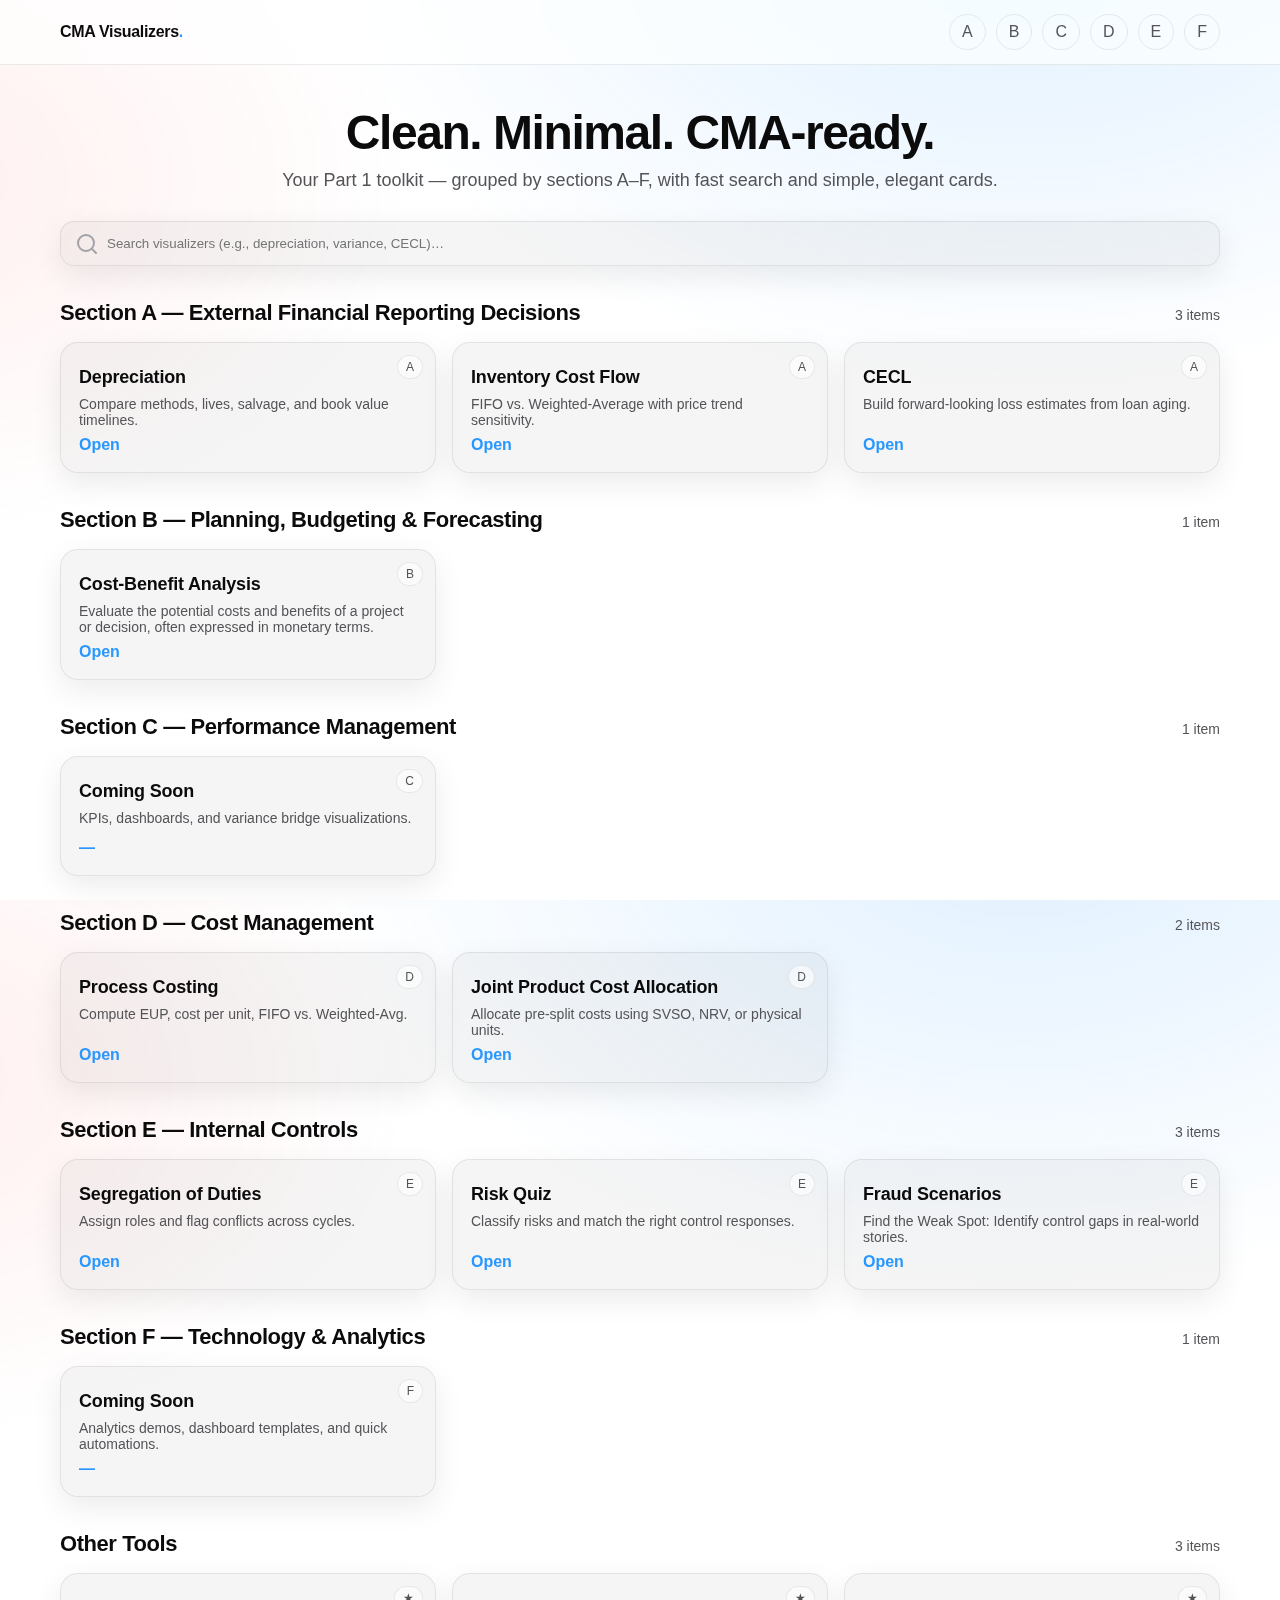
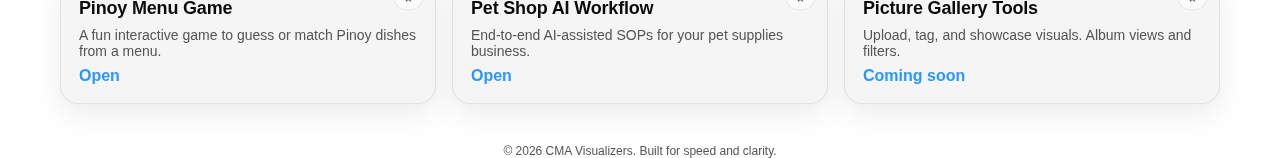
<file: index.html>
<!DOCTYPE html>
<html lang="en">
<head>
  <meta charset="UTF-8" />
  <meta name="viewport" content="width=device-width, initial-scale=1" />
  <title>CMA Visualizers</title>
  <style>
    :root {
      --bg: #0b0b0c;
      --card: rgba(255,255,255,0.06);
      --text: #f5f5f7;
      --text-dim: #a1a1a6;
      --accent: #2997ff; /* Apple-ish blue */
      --border: rgba(255,255,255,0.12);
      --shadow: 0 10px 30px rgba(0,0,0,0.35);
      --radius: 18px;
      --maxw: 1200px;
    }
    @media (prefers-color-scheme: light) {
      :root {
        --bg: #ffffff;
        --card: rgba(0,0,0,0.04);
        --text: #0b0b0c;
        --text-dim: #545458;
        --border: rgba(0,0,0,0.08);
        --shadow: 0 10px 30px rgba(0,0,0,0.08);
      }
    }
    * { box-sizing: border-box; }
    html, body { height: 100%; }
    body {
      margin: 0;
      font-family: -apple-system, BlinkMacSystemFont, "Segoe UI", Roboto, Helvetica, Arial, sans-serif;
      background: radial-gradient(1200px 800px at 80% -10%, rgba(41,151,255,0.15), transparent 60%),
                  radial-gradient(900px 600px at -10% 20%, rgba(255,92,92,0.10), transparent 60%),
                  var(--bg);
      color: var(--text);
      -webkit-font-smoothing: antialiased;
      -moz-osx-font-smoothing: grayscale;
    }
    /* Header */
    .nav {
      position: sticky; top: 0; z-index: 50;
      backdrop-filter: saturate(180%) blur(14px);
      background: linear-gradient(to bottom, rgba(0,0,0,0.35), rgba(0,0,0,0.0));
      border-bottom: 1px solid var(--border);
    }
    @media (prefers-color-scheme: light) {
      .nav { background: rgba(255,255,255,0.7); }
    }
    .nav-inner {
      max-width: var(--maxw); margin: 0 auto; padding: 14px 20px;
      display: flex; align-items: center; justify-content: space-between;
    }
    .brand { font-weight: 700; letter-spacing: -0.02em; }
    .brand .dot { color: var(--accent); }
    .tabs { display: flex; gap: 10px; flex-wrap: wrap; }
    .tab { color: var(--text-dim); text-decoration: none; padding: 8px 12px; border-radius: 999px; border: 1px solid var(--border); }
    .tab:hover { color: var(--text); border-color: var(--text-dim); }

    /* Hero */
    .hero { max-width: var(--maxw); margin: 40px auto 10px; padding: 0 20px; text-align: center; }
    .hero h1 { font-size: clamp(28px, 4vw, 48px); margin: 0 0 10px; letter-spacing: -0.03em; }
    .hero p { margin: 0; color: var(--text-dim); font-size: clamp(14px, 1.8vw, 18px); }

    /* Search */
    .search-wrap { max-width: var(--maxw); margin: 30px auto; padding: 0 20px; }
    .search {
      width: 100%; padding: 14px 16px 14px 46px; border-radius: 14px; border: 1px solid var(--border);
      background: var(--card); color: var(--text); outline: none; box-shadow: var(--shadow);
      background-image: url('data:image/svg+xml;utf8,<svg xmlns="http://www.w3.org/2000/svg" width="24" height="24" viewBox="0 0 24 24" fill="none" stroke="%23a1a1a6" stroke-width="2" stroke-linecap="round" stroke-linejoin="round"><circle cx="11" cy="11" r="8"></circle><line x1="21" y1="21" x2="16.65" y2="16.65"></line></svg>');
      background-repeat: no-repeat; background-position: 14px center;
    }

    /* Sections */
    section { max-width: var(--maxw); margin: 34px auto; padding: 0 20px; }
    .section-header { display: flex; align-items: baseline; justify-content: space-between; margin-bottom: 16px; }
    .section-title { font-size: 22px; margin: 0; letter-spacing: -0.02em; }
    .section-note { color: var(--text-dim); font-size: 14px; }

    .grid { display: grid; gap: 16px; grid-template-columns: repeat(1, minmax(0,1fr)); }
    @media (min-width: 640px) { .grid { grid-template-columns: repeat(2, minmax(0,1fr)); } }
    @media (min-width: 1024px) { .grid { grid-template-columns: repeat(3, minmax(0,1fr)); } }

    .card { position: relative; border-radius: var(--radius); border: 1px solid var(--border); background: var(--card); padding: 18px; box-shadow: var(--shadow); transition: transform .2s ease, border-color .2s ease; min-height: 120px; display: flex; flex-direction: column; gap: 8px; }
    .card:hover { transform: translateY(-2px); border-color: var(--text-dim); }
    .badge { position: absolute; top: 12px; right: 12px; font-size: 12px; padding: 4px 8px; border-radius: 999px; border: 1px solid var(--border); color: var(--text-dim); background: rgba(0,0,0,0.08); }
    @media (prefers-color-scheme: light) { .badge { background: rgba(255,255,255,0.6); } }
    .card h3 { margin: 6px 0 0; font-size: 18px; letter-spacing: -0.01em; }
    .card p { margin: 0; color: var(--text-dim); font-size: 14px; }
    .card a { margin-top: auto; align-self: flex-start; text-decoration: none; color: var(--accent); font-weight: 600; }
    .card a:hover { text-decoration: underline; }

    /* Footer */
    footer { max-width: var(--maxw); margin: 40px auto 60px; padding: 0 20px; color: var(--text-dim); font-size: 12px; text-align: center; }
  </style>
</head>
<body>
  <!-- NAV -->
  <nav class="nav">
    <div class="nav-inner">
      <div class="brand">CMA Visualizers<span class="dot">.</span></div>
      <div class="tabs">
        <a class="tab" href="#A">A</a>
        <a class="tab" href="#B">B</a>
        <a class="tab" href="#C">C</a>
        <a class="tab" href="#D">D</a>
        <a class="tab" href="#E">E</a>
        <a class="tab" href="#F">F</a>
      </div>
    </div>
  </nav>

  <!-- HERO -->
  <header class="hero">
    <h1>Clean. Minimal. CMA-ready.</h1>
    <p>Your Part 1 toolkit — grouped by sections A–F, with fast search and simple, elegant cards.</p>
  </header>

  <!-- SEARCH -->
  <div class="search-wrap">
    <input id="search" class="search" type="search" placeholder="Search visualizers (e.g., depreciation, variance, CECL)…" />
  </div>

  <!-- SECTION A -->
  <section id="A" data-section="A">
    <div class="section-header">
      <h2 class="section-title">Section A — External Financial Reporting Decisions</h2>
      <div class="section-note">3 items</div>
    </div>
    <div class="grid">
      <!-- Depreciation -->
      <article class="card" data-tags="depreciation assets ppe methods double-declining straight-line macrs section-a">
        <span class="badge">A</span>
        <h3>Depreciation</h3>
        <p>Compare methods, lives, salvage, and book value timelines.</p>
        <a href="Depreciation.html">Open</a>
      </article>
      <!-- Inventory Cost Flow -->
      <article class="card" data-tags="inventory fifo lifo weighted average cost flow lower of cost nrv section-a">
        <span class="badge">A</span>
        <h3>Inventory Cost Flow</h3>
        <p>FIFO vs. Weighted‑Average with price trend sensitivity.</p>
        <a href="inventory_cost_flow.html">Open</a>
      </article>
      <!-- CECL -->
      <article class="card" data-tags="cecl allowance expected credit loss receivables aging pd lgd ecl section-a">
        <span class="badge">A</span>
        <h3>CECL</h3>
        <p>Build forward‑looking loss estimates from loan aging.</p>
        <a href="cecl.html">Open</a>
      </article>
    </div>
  </section>

<!-- SECTION B -->
<section id="B" data-section="B">
  <div class="section-header">
    <h2 class="section-title">Section B — Planning, Budgeting & Forecasting</h2>
    <div class="section-note">1 item</div>
  </div>
  <div class="grid">
    <article class="card" data-tags="planning budgeting forecasting variance scenarios cost-benefit section-b">
      <span class="badge">B</span>
      <h3>Cost-Benefit Analysis</h3>
      <p>Evaluate the potential costs and benefits of a project or decision, often expressed in monetary terms.</p>
      <a href="costbenefit.html">Open</a>
    </article>
  </div>
</section>

  <!-- SECTION C -->
  <section id="C" data-section="C">
    <div class="section-header">
      <h2 class="section-title">Section C — Performance Management</h2>
      <div class="section-note">Coming soon</div>
    </div>
    <div class="grid">
      <article class="card" data-tags="kpis variance analysis profitability dashboards placeholder section-c">
        <span class="badge">C</span>
        <h3>Coming Soon</h3>
        <p>KPIs, dashboards, and variance bridge visualizations.</p>
        <a href="#">—</a>
      </article>
    </div>
  </section>

  <!-- SECTION D -->
  <section id="D" data-section="D">
    <div class="section-header">
      <h2 class="section-title">Section D — Cost Management</h2>
      <div class="section-note">2 items</div>
    </div>
    <div class="grid">
      <!-- Process Costing -->
      <article class="card" data-tags="costing wip eupu equivalent units process fifo weighted-average section-d">
        <span class="badge">D</span>
        <h3>Process Costing</h3>
        <p>Compute EUP, cost per unit, FIFO vs. Weighted‑Avg.</p>
        <a href="processcosting.html">Open</a>
      </article>
      <!-- Joint Cost -->
      <article class="card" data-tags="joint cost allocation sales value at split off nrv physical measures section-d">
        <span class="badge">D</span>
        <h3>Joint Product Cost Allocation</h3>
        <p>Allocate pre‑split costs using SVSO, NRV, or physical units.</p>
        <a href="jointcost.html">Open</a>
      </article>
    </div>
  </section>

  <!-- SECTION E -->
  <section id="E" data-section="E">
    <div class="section-header">
      <h2 class="section-title">Section E — Internal Controls</h2>
      <div class="section-note">2 items</div>
    </div>
    <div class="grid">
      <!-- Segregation of Duties -->
      <article class="card" data-tags="internal controls sod segregation duties risk prevention detective corrective section-e">
        <span class="badge">E</span>
        <h3>Segregation of Duties</h3>
        <p>Assign roles and flag conflicts across cycles.</p>
        <a href="segregate.html">Open</a>
      </article>
      <!-- Risk Quiz -->
      <article class="card" data-tags="risk quiz internal controls assessment control environment section-e">
        <span class="badge">E</span>
        <h3>Risk Quiz</h3>
        <p>Classify risks and match the right control responses.</p>
        <a href="risk.html">Open</a>
      </article>
      <!-- Fraud Scenarios -->
      <article class="card" data-tags="risk quiz internal controls assessment control environment section-e">
        <span class="badge">E</span>
        <h3>Fraud Scenarios</h3>
        <p>Find the Weak Spot: Identify control gaps in real-world stories.</p>
        <a href="fraud.html">Open</a>
      </article>
      
    </div>
  </section>

  <!-- SECTION F -->
  <section id="F" data-section="F">
    <div class="section-header">
      <h2 class="section-title">Section F — Technology & Analytics</h2>
      <div class="section-note">Coming soon</div>
    </div>
    <div class="grid">
      <article class="card" data-tags="data analytics visualization automation rpa ai placeholder section-f">
        <span class="badge">F</span>
        <h3>Coming Soon</h3>
        <p>Analytics demos, dashboard templates, and quick automations.</p>
        <a href="#">—</a>
      </article>
    </div>
  </section>

  <!-- OTHER TOOLS -->
<section id="OtherTools" data-section="OtherTools">
  <div class="section-header">
    <h2 class="section-title">Other Tools</h2>
    <div class="section-note">3 items</div>
  </div>

  <div class="grid">
    <!-- Pinoy Menu Game -->
    <article class="card" data-tags="game menu food pinoy section-other">
      <span class="badge">★</span>
      <h3>Pinoy Menu Game</h3>
      <p>A fun interactive game to guess or match Pinoy dishes from a menu.</p>
      <a href="pinoy-menu-game.html">Open</a>
    </article>

    <!-- Pet Shop AI Workflow -->
    <article class="card" data-tags="pet shop ai workflow automation business section-other">
      <span class="badge">★</span>
      <h3>Pet Shop AI Workflow</h3>
      <p>End‑to‑end AI-assisted SOPs for your pet supplies business.</p>
      <a href="purrfectworkflow.html">Open</a>
    </article>

    <!-- Picture Gallery Tools (Coming Soon) -->
    <article class="card" data-tags="gallery images photos media section-other">
      <span class="badge">★</span>
      <h3>Picture Gallery Tools</h3>
      <p>Upload, tag, and showcase visuals. Album views and filters.</p>
      <a href="#" aria-disabled="true">Coming soon</a>
    </article>
  </div>
</section>


  <footer>
    © <span id="year"></span> CMA Visualizers. Built for speed and clarity.
  </footer>

  <script>
    // Live filter by search text
    const search = document.getElementById('search');
    const cards = Array.from(document.querySelectorAll('.card'));
    const sectionNotes = Array.from(document.querySelectorAll('.section-note'));

    function updateCounts() {
      const sections = Array.from(document.querySelectorAll('section'));
      sections.forEach(sec => {
        const visible = sec.querySelectorAll('.card:not([hidden])').length;
        const note = sec.querySelector('.section-note');
        if (!note) return;
        const label = sec.dataset.section;
        note.textContent = visible ? `${visible} item${visible>1?'s':''}` : 'No matches';
      });
    }

    function filter() {
      const q = search.value.trim().toLowerCase();
      cards.forEach(card => {
        const text = card.innerText.toLowerCase() + ' ' + (card.dataset.tags||'');
        card.hidden = q && !text.includes(q);
      });
      updateCounts();
    }
    search.addEventListener('input', filter);
    updateCounts();

    // Smooth scroll for tabs
    document.querySelectorAll('.tab').forEach(a => {
      a.addEventListener('click', (e) => {
        const id = a.getAttribute('href');
        const target = document.querySelector(id);
        if (target) {
          e.preventDefault();
          target.scrollIntoView({ behavior: 'smooth', block: 'start' });
        }
      });
    });

    // Year
    document.getElementById('year').textContent = new Date().getFullYear();
  </script>
</body>
</html>
</file>
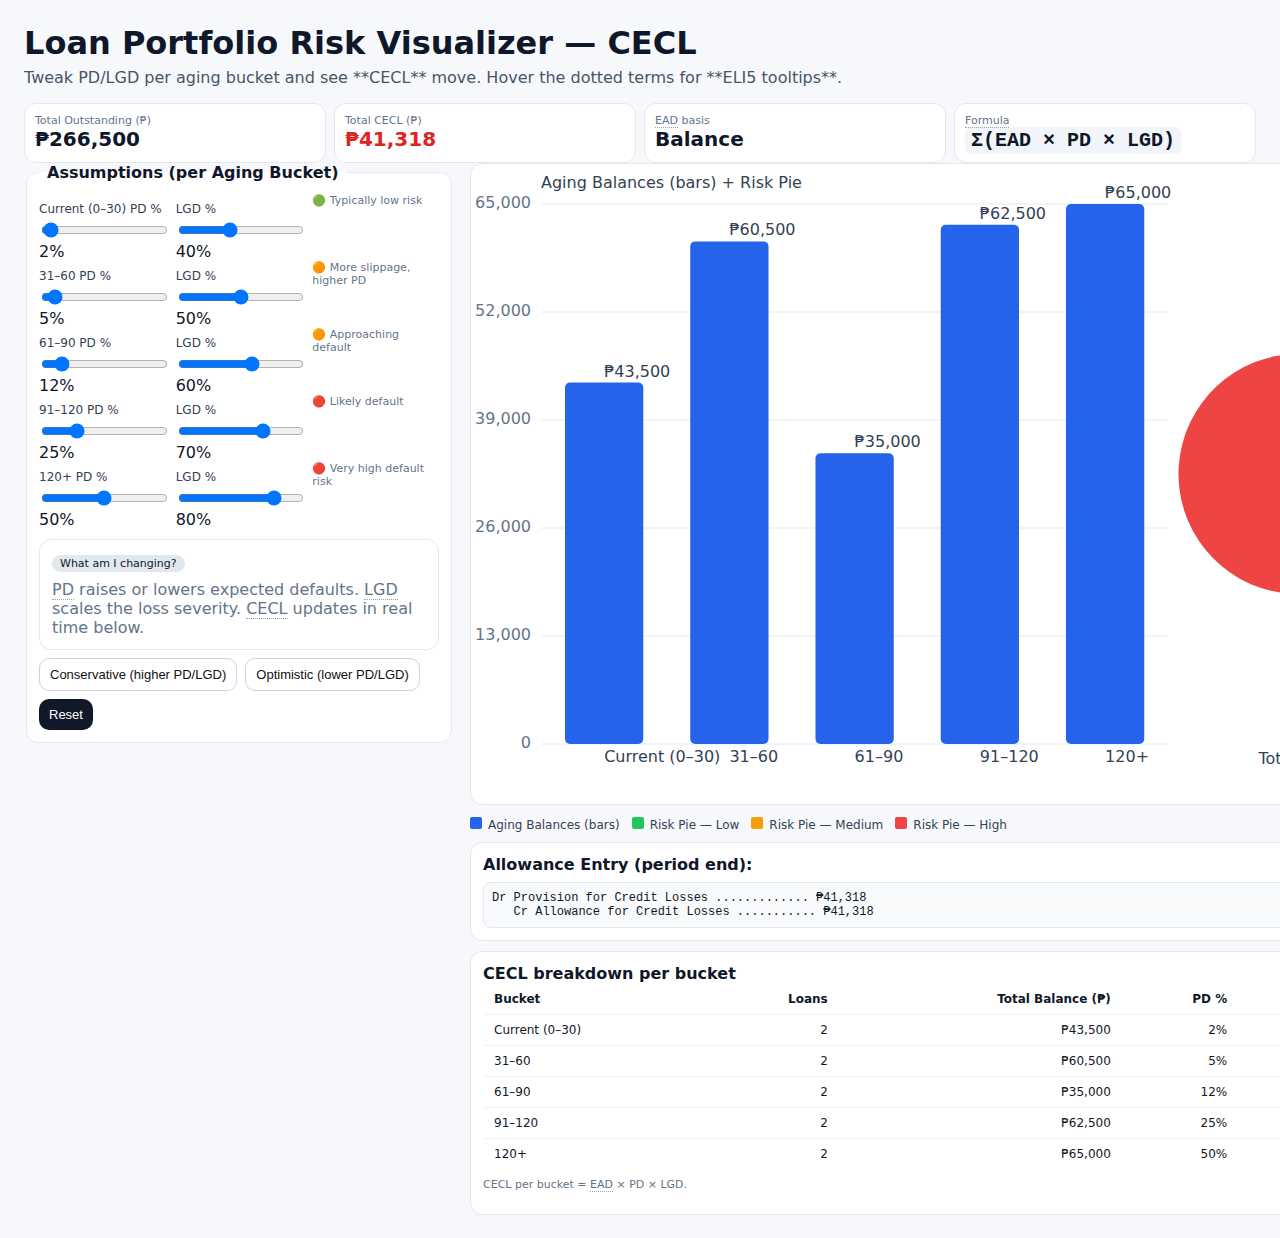
<file: cecl.html>
<!DOCTYPE html>
<html lang="en">
<head>
<meta charset="UTF-8" />
<title>Loan Portfolio Risk Visualizer — CECL (CMA Study)</title>
<meta name="viewport" content="width=device-width, initial-scale=1" />
<style>
  :root { --w: 1100px; --h: 640px; }
  body { font-family: Inter, system-ui, Arial; background:#f7f8fb; color:#0f172a; margin:24px; }
  h1 { margin:0 0 6px }
  .sub { margin:0 0 16px; color:#475569 }
  .wrap { display:grid; grid-template-columns: 430px 1fr; gap:16px; align-items:start }
  fieldset { background:#fff; border:1px solid #e5e7ef; border-radius:12px; padding:12px }
  legend { padding:0 8px; font-weight:700 }
  .row { display:grid; grid-template-columns:1fr 1fr; gap:10px }
  .row3{ display:grid; grid-template-columns:1fr 1fr 1fr; gap:10px }
  label { font-size:12px; color:#334155; display:block; margin:8px 0 4px }
  input[type=range] { width:100% }
  .pill { display:inline-block; padding:2px 8px; border-radius:999px; font-size:11px; background:#e2e8f0; color:#0f172a }
  .box { background:#fff; border:1px solid #e5e7ef; border-radius:12px; padding:12px; margin-top:10px }
  .kpis { display:grid; grid-template-columns:repeat(4,minmax(0,1fr)); gap:8px; margin-top:8px }
  .kpi { background:#fff; border:1px solid #e5e7ef; border-radius:12px; padding:10px }
  .kpi .t { font-size:11px; color:#64748b }
  .kpi .v { font-size:20px; font-weight:800 }
  table { width:100%; border-collapse:collapse; background:#fff; border:1px solid #e5e7ef; border-radius:12px; overflow:hidden }
  th,td { padding:8px 10px; border-bottom:1px solid #eef2f7; font-size:12px; text-align:right }
  th:first-child,td:first-child { text-align:left }
  tr:last-child td { border-bottom:none }
  .muted { color:#64748b }
  .good { color:#16a34a } .ok { color:#f59e0b } .bad { color:#dc2626 }
  /* Tooltip */
  .tt { position:relative; cursor:help; border-bottom:1px dotted #94a3b8 }
  .tt:hover::after {
    content: attr(data-tip);
    position:absolute; left:0; top:120%;
    background:#0f172a; color:#fff; font-size:12px; line-height:1.3;
    padding:8px 10px; border-radius:8px; width:260px; z-index:3;
    box-shadow:0 8px 24px rgba(15,23,42,.2);
  }
  svg { background:#fff; border:1px solid #e5e7ef; border-radius:12px; width:var(--w); height:var(--h) }
  .axis { stroke:#e2e8f0; stroke-width:1 }
  .bar { transition: y .35s ease, height .35s ease }
  .legend { display:flex; gap:12px; font-size:12px; color:#334155; margin:8px 0; flex-wrap:wrap }
  .sw { width:12px; height:12px; border-radius:2px; display:inline-block; margin-right:6px }
  .hint { font-size:11px; color:#64748b }
  .btnrow { display:flex; gap:8px; flex-wrap:wrap; margin-top:8px }
  button { background:#111827; color:#fff; border:none; border-radius:10px; padding:8px 10px; font-size:13px; cursor:pointer }
  .ghost { background:#fff; color:#111; border:1px solid #cfd2dc }
  #err { color:#b91c1c; font-size:12px; display:none; margin-top:6px }
  code { background:#f1f5f9; padding:2px 6px; border-radius:6px }
</style>
</head>
<body>
<h1>Loan Portfolio Risk Visualizer — CECL</h1>
<p class="sub">Tweak PD/LGD per aging bucket and see **CECL** move. Hover the dotted terms for **ELI5 tooltips**.</p>

<div class="kpis">
  <div class="kpi"><div class="t">Total Outstanding (₱)</div><div class="v" id="k_out">—</div></div>
  <div class="kpi"><div class="t">Total CECL (₱)</div><div class="v bad" id="k_cecl">—</div></div>
  <div class="kpi"><div class="t"><span class="tt" data-tip="Exposure at Default: the amount at risk if the borrower defaults. In this tool, EAD = loan balance.">EAD</span> basis</div><div class="v" id="k_ead">Balance</div></div>
  <div class="kpi"><div class="t"><span class="tt" data-tip="CECL = Expected credit losses over the life of the loan. We estimate with: EAD × PD × LGD for each loan (or bucket) and sum them up.">Formula</span></div>
    <div class="v"><code>Σ(EAD × PD × LGD)</code></div></div>
</div>

<div class="wrap">
  <!-- Controls -->
  <fieldset>
    <legend>Assumptions (per Aging Bucket)</legend>
    <div class="row3">
      <div><label>Current (0–30) PD %</label><input id="pd0" type="range" min="0" max="100" step="1" value="2"><div><span id="pd0v">2</span>%</div></div>
      <div><label>LGD %</label><input id="lgd0" type="range" min="0" max="100" step="1" value="40"><div><span id="lgd0v">40</span>%</div></div>
      <div class="hint">🟢 Typically low risk</div>
    </div>
    <div class="row3">
      <div><label>31–60 PD %</label><input id="pd1" type="range" min="0" max="100" step="1" value="5"><div><span id="pd1v">5</span>%</div></div>
      <div><label>LGD %</label><input id="lgd1" type="range" min="0" max="100" step="1" value="50"><div><span id="lgd1v">50</span>%</div></div>
      <div class="hint">🟠 More slippage, higher PD</div>
    </div>
    <div class="row3">
      <div><label>61–90 PD %</label><input id="pd2" type="range" min="0" max="100" step="1" value="12"><div><span id="pd2v">12</span>%</div></div>
      <div><label>LGD %</label><input id="lgd2" type="range" min="0" max="100" step="1" value="60"><div><span id="lgd2v">60</span>%</div></div>
      <div class="hint">🟠 Approaching default</div>
    </div>
    <div class="row3">
      <div><label>91–120 PD %</label><input id="pd3" type="range" min="0" max="100" step="1" value="25"><div><span id="pd3v">25</span>%</div></div>
      <div><label>LGD %</label><input id="lgd3" type="range" min="0" max="100" step="1" value="70"><div><span id="lgd3v">70</span>%</div></div>
      <div class="hint">🔴 Likely default</div>
    </div>
    <div class="row3">
      <div><label>120+ PD %</label><input id="pd4" type="range" min="0" max="100" step="1" value="50"><div><span id="pd4v">50</span>%</div></div>
      <div><label>LGD %</label><input id="lgd4" type="range" min="0" max="100" step="1" value="80"><div><span id="lgd4v">80</span>%</div></div>
      <div class="hint">🔴 Very high default risk</div>
    </div>

    <div class="box">
      <div class="pill">What am I changing?</div>
      <p style="margin:8px 0 0" class="muted">
        <span class="tt" data-tip="Probability of Default: chance the borrower will default over the life.">PD</span> raises or lowers expected defaults.  
        <span class="tt" data-tip="Loss Given Default: % of the balance you won't recover if default happens.">LGD</span> scales the loss severity.  
        <span class="tt" data-tip="CECL combines EAD (balance), PD, and LGD.">CECL</span> updates in real time below.
      </p>
    </div>

    <div class="btnrow">
      <button id="presetConservative" class="ghost">Conservative (higher PD/LGD)</button>
      <button id="presetOptimistic" class="ghost">Optimistic (lower PD/LGD)</button>
      <button id="reset">Reset</button>
    </div>
    <div id="err" aria-live="polite"></div>
  </fieldset>

  <!-- Charts + tables -->
  <div>
    <svg id="chart" viewBox="0 0 1100 640" preserveAspectRatio="xMidYMid meet"></svg>

    <div class="legend">
      <div><span class="sw" style="background:#2563eb"></span>Aging Balances (bars)</div>
      <div><span class="sw" style="background:#22c55e"></span>Risk Pie — Low</div>
      <div><span class="sw" style="background:#f59e0b"></span>Risk Pie — Medium</div>
      <div><span class="sw" style="background:#ef4444"></span>Risk Pie — High</div>
    </div>

    <div class="box">
      <strong>Allowance Entry (period end):</strong>
      <pre id="je" style="margin:8px 0 0; white-space:pre-wrap; font-size:12px; background:#f8fafc; padding:8px; border-radius:8px; border:1px solid #e2e8f0"></pre>
    </div>

    <div class="box">
      <strong>CECL breakdown per bucket</strong>
      <table>
        <thead>
          <tr>
            <th>Bucket</th><th>Loans</th><th>Total Balance (₱)</th>
            <th>PD %</th><th>LGD %</th><th>CECL (₱)</th>
          </tr>
        </thead>
        <tbody id="tbody"></tbody>
      </table>
      <p class="hint" style="margin-top:8px">
        CECL per bucket = <span class="tt" data-tip="Sum of all balances in the bucket.">EAD</span> × PD × LGD.
      </p>
    </div>
  </div>
</div>

<script>
/* ---------- Sample loans (₱, realistic PH small lending) ---------- */
const loans = [
  { id:'L001', name:'Juan Dela Cruz',     bal:25000, dpd:15  }, // Current
  { id:'L002', name:'Maria Santos',       bal:18500, dpd:25  }, // Current
  { id:'L003', name:'Jose Reyes',         bal:32000, dpd:45  }, // 31–60
  { id:'L004', name:'Ana Lopez',          bal:28500, dpd:50  }, // 31–60
  { id:'L005', name:'Carlo Mendoza',      bal:20000, dpd:75  }, // 61–90
  { id:'L006', name:'Lourdes Garcia',     bal:15000, dpd:85  }, // 61–90
  { id:'L007', name:'Pedro Ramos',        bal:40000, dpd:95  }, // 91–120
  { id:'L008', name:'Grace Bautista',     bal:22500, dpd:110 }, // 91–120
  { id:'L009', name:'Ramon Villanueva',   bal:35000, dpd:140 }, // 120+
  { id:'L010', name:'Maricel Aquino',     bal:30000, dpd:160 }, // 120+
];

/* ---------- Buckets & default PD/LGD ---------- */
const buckets = [
  { label:'Current (0–30)',   min:0,  max:30,  color:'#2563eb', risk:'low',    pd:2,  lgd:40 },
  { label:'31–60',            min:31, max:60,  color:'#2563eb', risk:'med',    pd:5,  lgd:50 },
  { label:'61–90',            min:61, max:90,  color:'#2563eb', risk:'med',    pd:12, lgd:60 },
  { label:'91–120',           min:91, max:120, color:'#2563eb', risk:'high',   pd:25, lgd:70 },
  { label:'120+',             min:121,max:9e9, color:'#2563eb', risk:'high',   pd:50, lgd:80 },
];

/* ---------- DOM ---------- */
const el = {
  chart: document.getElementById('chart'),
  tbody: document.getElementById('tbody'),
  k_out: document.getElementById('k_out'),
  k_cecl: document.getElementById('k_cecl'),
  k_ead: document.getElementById('k_ead'),
  je: document.getElementById('je'),
  err: document.getElementById('err'),
  // sliders
  pd0: pd0, lgd0: lgd0, pd1: pd1, lgd1: lgd1, pd2: pd2, lgd2: lgd2, pd3: pd3, lgd3: lgd3, pd4: pd4, lgd4: lgd4,
  pd0v: pd0v, lgd0v: lgd0v, pd1v: pd1v, lgd1v: lgd1v, pd2v: pd2v, lgd2v: lgd2v, pd3v: pd3v, lgd3v: lgd3v, pd4v: pd4v, lgd4v: lgd4v,
  presetConservative: document.getElementById('presetConservative'),
  presetOptimistic: document.getElementById('presetOptimistic'),
  reset: document.getElementById('reset')
};

/* ---------- Helpers ---------- */
const peso = n => '₱' + Number(n.toFixed(2)).toLocaleString();
function assignBuckets(loans){
  return loans.map(L=>{
    const idx = buckets.findIndex(b=> L.dpd>=b.min && L.dpd<=b.max);
    return { ...L, b: idx<0? 0: idx };
  });
}
function summarizeByBucket(items){
  const sums = buckets.map(_=>({ loans:0, bal:0 }));
  items.forEach(L=>{
    const b = sums[L.b]; b.loans += 1; b.bal += L.bal;
  });
  return sums;
}
function getPDLGD(){
  // read sliders (percent to decimals)
  const pd = [el.pd0.value, el.pd1.value, el.pd2.value, el.pd3.value, el.pd4.value].map(x=> +x/100);
  const lgd = [el.lgd0.value, el.lgd1.value, el.lgd2.value, el.lgd3.value, el.lgd4.value].map(x=> +x/100);
  // update display
  [el.pd0v,el.pd1v,el.pd2v,el.pd3v,el.pd4v].forEach((s,i)=> s.textContent = Math.round(pd[i]*100));
  [el.lgd0v,el.lgd1v,el.lgd2v,el.lgd3v,el.lgd4v].forEach((s,i)=> s.textContent = Math.round(lgd[i]*100));
  return { pd, lgd };
}
function calcCECL(sums, pd, lgd){
  const cecl = sums.map((s,i)=> s.bal * pd[i] * lgd[i]);
  const total = cecl.reduce((a,b)=>a+b,0);
  return { cecl, total };
}

/* ---------- Draw charts (pure SVG) ---------- */
function drawCharts(sums, ceclTotal){
  const svg = el.chart; svg.innerHTML = '';
  const pad = {l:70, r:20, t:40, b:60};
  const W = 1100 - pad.l - pad.r, H = 640 - pad.t - pad.b;
  const g = (tag,attrs={})=>{ const n=document.createElementNS('http://www.w3.org/2000/svg',tag); for(const k in attrs) n.setAttribute(k, attrs[k]); return n; };

  const G = g('g',{transform:`translate(${pad.l},${pad.t})`}); svg.appendChild(G);
  const title = g('text',{x:pad.l, y:24, fill:'#334155'}); title.textContent='Aging Balances (bars) + Risk Pie'; svg.appendChild(title);

  // left: bar chart (balances per bucket)
  const balances = sums.map(s=> s.bal);
  const maxBal = Math.max(1, Math.ceil(Math.max(...balances)/1000)*1000);
  const bw = (W*0.62) / (balances.length*1.6);
  const y = v => H - (v/maxBal)*H;

  // y grid
  for(let i=0;i<=5;i++){
    const yy = y(maxBal*i/5);
    G.appendChild(g('line',{x1:0,y1:yy,x2:W*0.62,y2:yy,class:'axis'}));
    const lbl = g('text',{x:-10,y:yy+4,'text-anchor':'end',fill:'#64748b',fontSize:'12'}); lbl.textContent = (maxBal*i/5).toLocaleString(); G.appendChild(lbl);
  }
  // x labels + bars
  sums.forEach((s,i)=>{
    const x = i*bw*1.6 + 24;
    const rect = g('rect',{x, y:y(s.bal), width:bw, height:(H - y(s.bal)), fill:'#2563eb', rx:5, class:'bar'});
    G.appendChild(rect);
    const xl = g('text',{x:x+bw/2, y:H+18, textAnchor:'middle', fill:'#334155', fontSize:'12'}); xl.textContent = buckets[i].label; G.appendChild(xl);
    const val = g('text',{x:x+bw/2, y:y(s.bal)-6, textAnchor:'middle', fill:'#334155', fontSize:'12'}); val.textContent = peso(s.bal); G.appendChild(val);
  });

  // right: risk pie (low/med/high by balance)
  const pieX = W*0.75, pieY = H*0.5, R = 120;
  const riskSums = { low:0, med:0, high:0 };
  sums.forEach((s,i)=> riskSums[buckets[i].risk] += s.bal);
  const pieData = [
    {label:'Low',  val:riskSums.low,  color:'#22c55e'},
    {label:'Med',  val:riskSums.med,  color:'#f59e0b'},
    {label:'High', val:riskSums.high, color:'#ef4444'},
  ];
  const total = pieData.reduce((a,b)=>a+b.val,0) || 1;
  let a0 = -Math.PI/2;
  pieData.forEach(d=>{
    const a1 = a0 + 2*Math.PI*(d.val/total);
    const large = (a1-a0)>Math.PI ? 1:0;
    const x0 = pieX + R*Math.cos(a0), y0 = pieY + R*Math.sin(a0);
    const x1 = pieX + R*Math.cos(a1), y1 = pieY + R*Math.sin(a1);
    const path = `M ${pieX} ${pieY} L ${x0} ${y0} A ${R} ${R} 0 ${large} 1 ${x1} ${y1} Z`;
    G.appendChild(g('path',{d:path, fill:d.color, opacity: total?1:0.2}));
    a0 = a1;
  });
  // pie labels
  let ylab = pieY - 70;
  pieData.forEach(d=>{
    const pct = total ? ((d.val/total)*100).toFixed(1)+'%' : '0%';
    const t = g('text',{x: pieX + 170, y: ylab, fill:'#334155', fontSize:'12'});
    t.textContent = `${d.label}: ${pct}`; G.appendChild(t); ylab += 18;
  });

  // CECL total note
  const note = g('text',{x: pieX - 40, y: H + 20, fill:'#334155', fontSize:'12'});
  note.textContent = `Total CECL = ${peso(ceclTotal)}`; G.appendChild(note);
}

/* ---------- Render + compute ---------- */
function render(){
  try {
    const withBuckets = assignBuckets(loans);
    const sums = summarizeByBucket(withBuckets);
    const {pd, lgd} = getPDLGD();

    // CECL by bucket
    const { cecl, total } = calcCECL(sums, pd, lgd);

    // Top KPIs
    const totalOut = loans.reduce((a,b)=>a+b.bal,0);
    el.k_out.textContent  = peso(totalOut);
    el.k_cecl.textContent = peso(total);
    el.k_ead.textContent  = 'Balance';

    // JE
    el.je.textContent =
`Dr Provision for Credit Losses ............. ${peso(total)}
   Cr Allowance for Credit Losses ........... ${peso(total)}`;

    // Table
    el.tbody.innerHTML = sums.map((s,i)=>`
      <tr>
        <td>${buckets[i].label}</td>
        <td>${s.loans}</td>
        <td>${peso(s.bal)}</td>
        <td>${Math.round(pd[i]*100)}%</td>
        <td>${Math.round(lgd[i]*100)}%</td>
        <td><strong>${peso(cecl[i]||0)}</strong></td>
      </tr>
    `).join('');

    // Charts
    drawCharts(sums, total);
  } catch (e){
    el.err.style.display='block';
    el.err.textContent = 'Error: ' + e.message;
  }
}

/* ---------- Presets + events ---------- */
['pd0','lgd0','pd1','lgd1','pd2','lgd2','pd3','lgd3','pd4','lgd4'].forEach(id=>{
  document.getElementById(id).addEventListener('input', render);
});

el.presetConservative.addEventListener('click', ()=>{
  [pd0,pd1,pd2,pd3,pd4].forEach((s,i)=> s.value = [4,8,18,35,60][i]);
  [lgd0,lgd1,lgd2,lgd3,lgd4].forEach((s,i)=> s.value = [50,60,65,75,85][i]);
  render();
});
el.presetOptimistic.addEventListener('click', ()=>{
  [pd0,pd1,pd2,pd3,pd4].forEach((s,i)=> s.value = [1,3,8,18,40][i]);
  [lgd0,lgd1,lgd2,lgd3,lgd4].forEach((s,i)=> s.value = [30,40,50,60,70][i]);
  render();
});
el.reset.addEventListener('click', ()=>{
  [pd0.value, pd1.value, pd2.value, pd3.value, pd4.value] = [2,5,12,25,50];
  [lgd0.value,lgd1.value,lgd2.value,lgd3.value,lgd4.value]=[40,50,60,70,80];
  render();
});

/* ---------- init ---------- */
render();
</script>
</body>
</html>
</file>
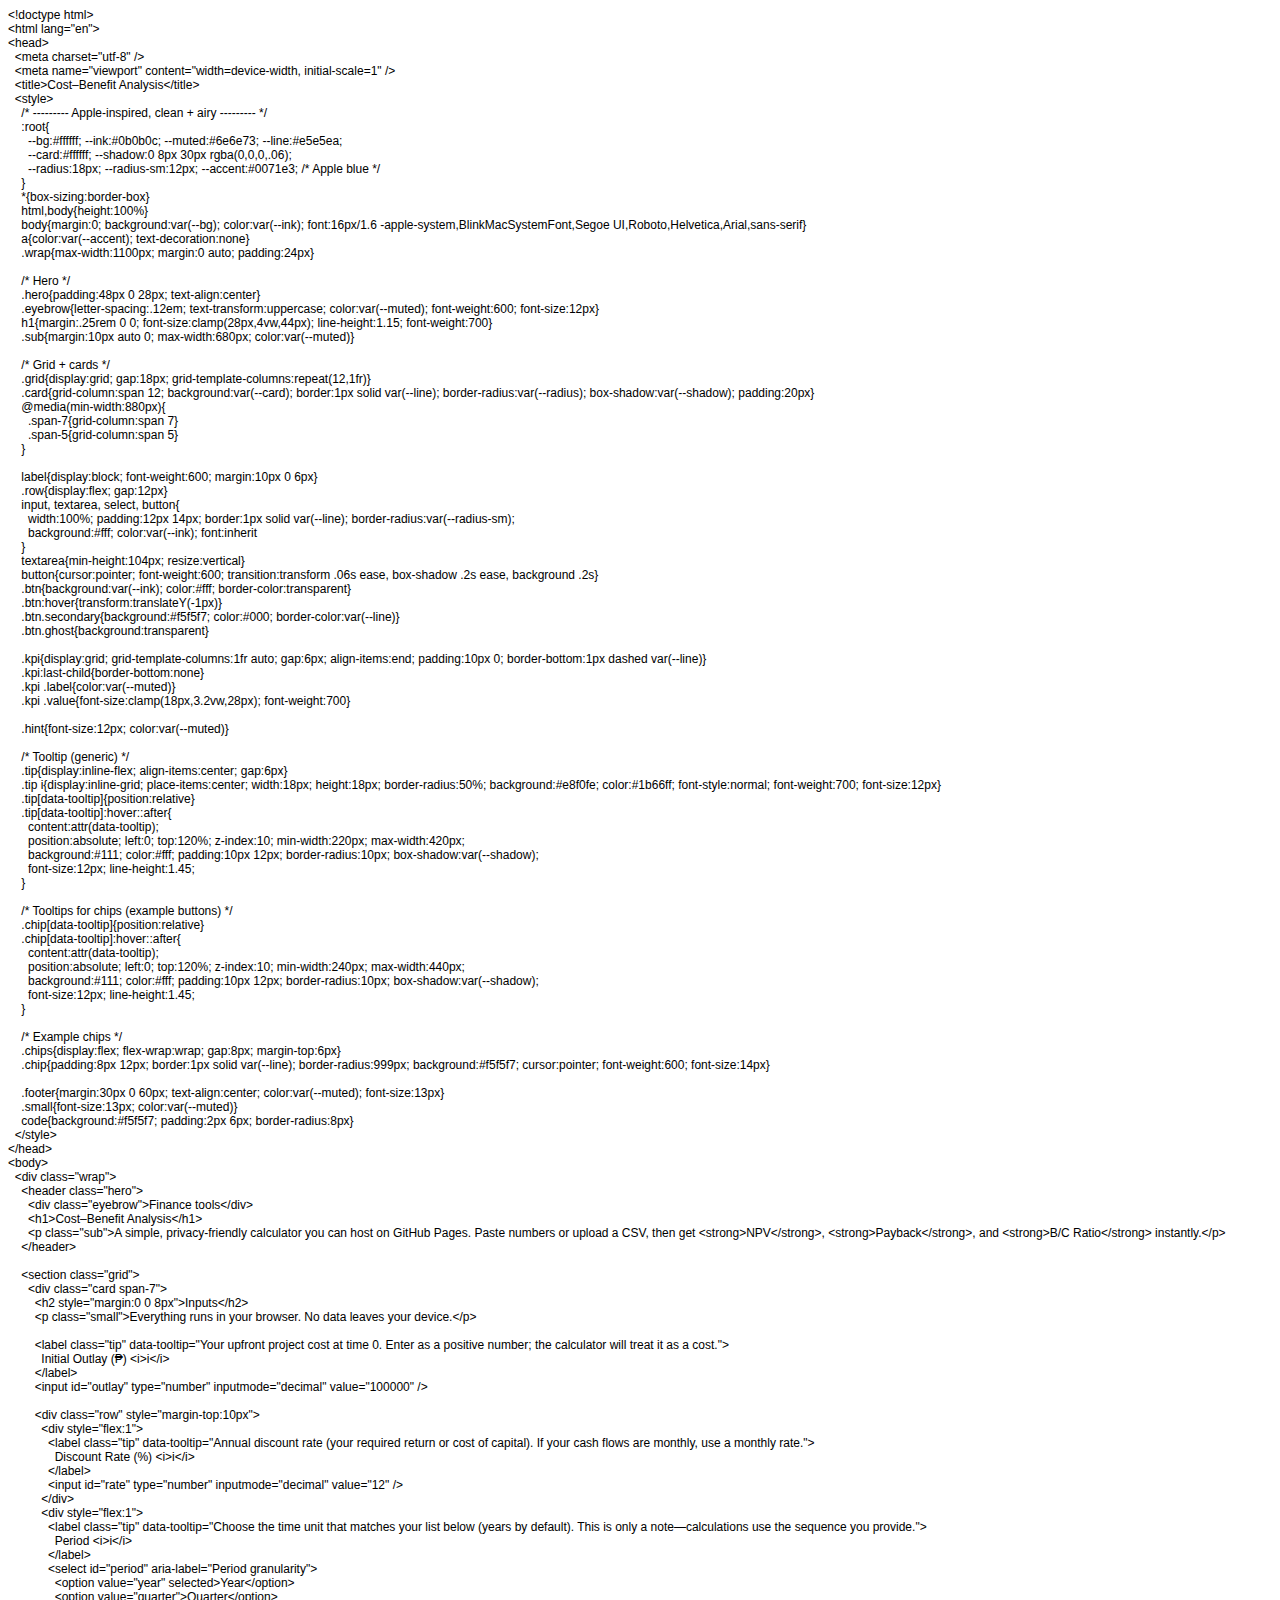
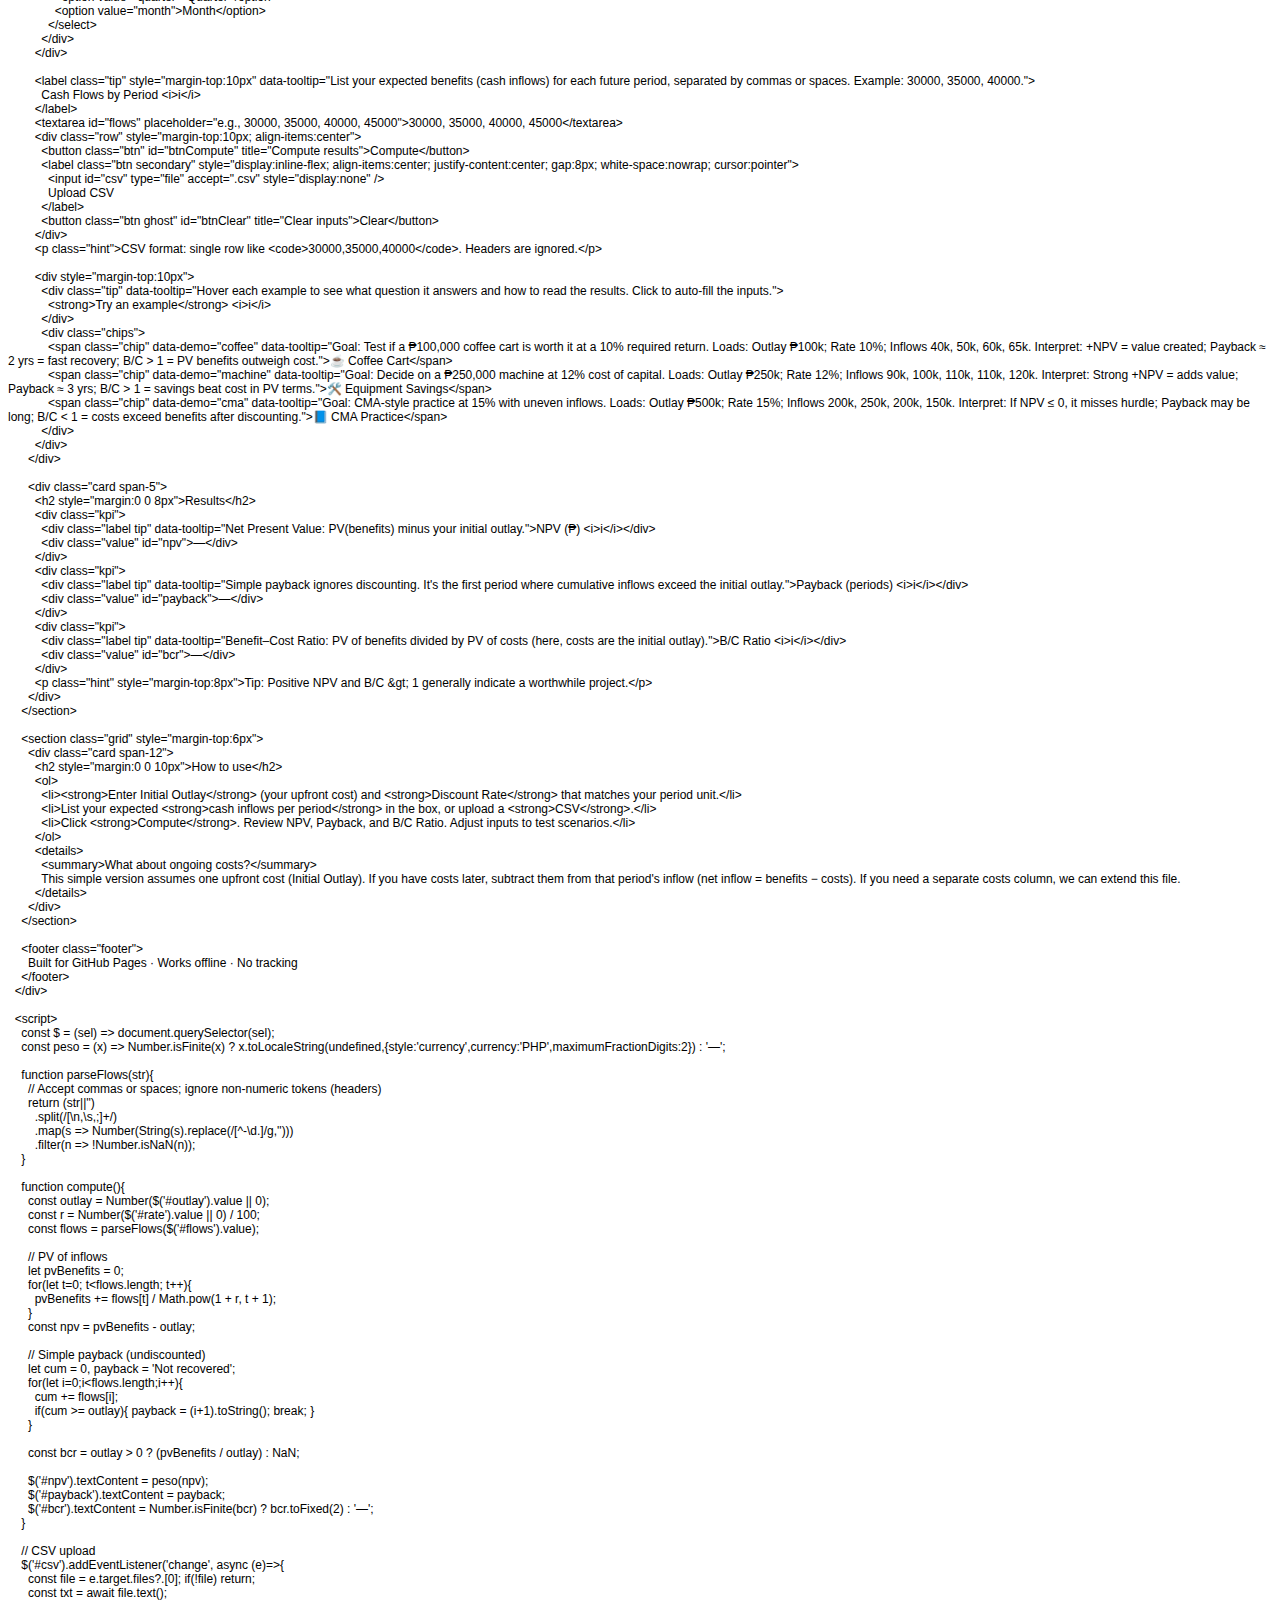
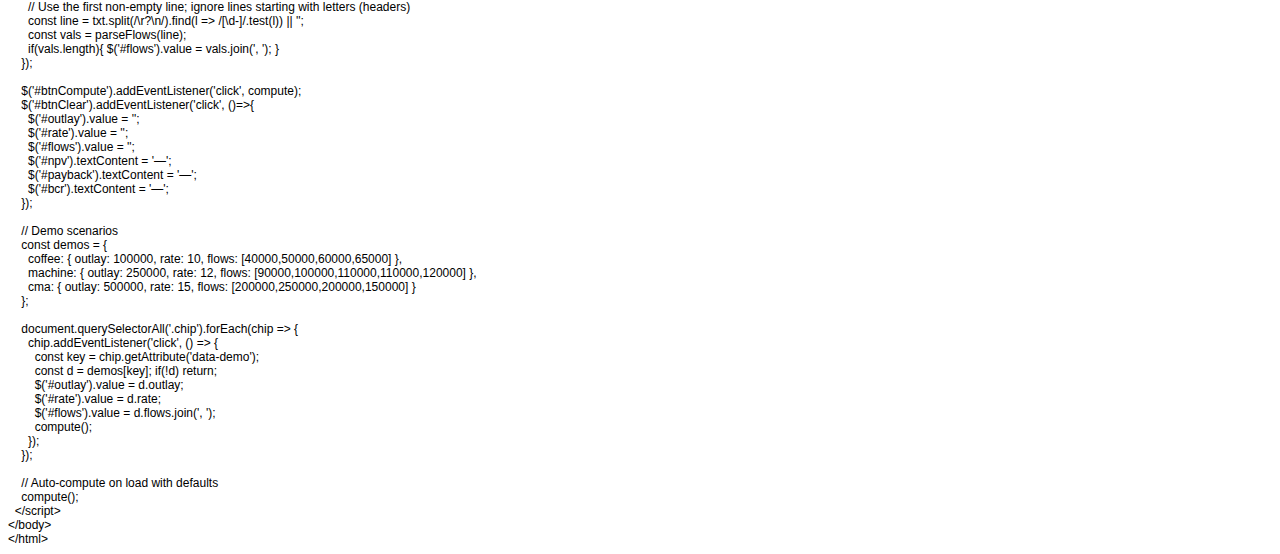
<file: costbenefit.html>
<!DOCTYPE html PUBLIC "-//W3C//DTD HTML 4.01//EN" "http://www.w3.org/TR/html4/strict.dtd">
<html>
<head>
  <meta http-equiv="Content-Type" content="text/html; charset=utf-8">
  <meta http-equiv="Content-Style-Type" content="text/css">
  <title></title>
  <meta name="Generator" content="Cocoa HTML Writer">
  <meta name="CocoaVersion" content="2575.7">
  <style type="text/css">
    p.p1 {margin: 0.0px 0.0px 0.0px 0.0px; font: 12.0px Helvetica}
    p.p2 {margin: 0.0px 0.0px 0.0px 0.0px; font: 12.0px Helvetica; min-height: 14.0px}
  </style>
</head>
<body>
<p class="p1">&lt;!doctype html&gt;</p>
<p class="p1">&lt;html lang="en"&gt;</p>
<p class="p1">&lt;head&gt;</p>
<p class="p1"><span class="Apple-converted-space">  </span>&lt;meta charset="utf-8" /&gt;</p>
<p class="p1"><span class="Apple-converted-space">  </span>&lt;meta name="viewport" content="width=device-width, initial-scale=1" /&gt;</p>
<p class="p1"><span class="Apple-converted-space">  </span>&lt;title&gt;Cost–Benefit Analysis&lt;/title&gt;</p>
<p class="p1"><span class="Apple-converted-space">  </span>&lt;style&gt;</p>
<p class="p1"><span class="Apple-converted-space">    </span>/* --------- Apple‑inspired, clean + airy --------- */</p>
<p class="p1"><span class="Apple-converted-space">    </span>:root{</p>
<p class="p1"><span class="Apple-converted-space">      </span>--bg:#ffffff; --ink:#0b0b0c; --muted:#6e6e73; --line:#e5e5ea;</p>
<p class="p1"><span class="Apple-converted-space">      </span>--card:#ffffff; --shadow:0 8px 30px rgba(0,0,0,.06);</p>
<p class="p1"><span class="Apple-converted-space">      </span>--radius:18px; --radius-sm:12px; --accent:#0071e3; /* Apple blue */</p>
<p class="p1"><span class="Apple-converted-space">    </span>}</p>
<p class="p1"><span class="Apple-converted-space">    </span>*{box-sizing:border-box}</p>
<p class="p1"><span class="Apple-converted-space">    </span>html,body{height:100%}</p>
<p class="p1"><span class="Apple-converted-space">    </span>body{margin:0; background:var(--bg); color:var(--ink); font:16px/1.6 -apple-system,BlinkMacSystemFont,Segoe UI,Roboto,Helvetica,Arial,sans-serif}</p>
<p class="p1"><span class="Apple-converted-space">    </span>a{color:var(--accent); text-decoration:none}</p>
<p class="p1"><span class="Apple-converted-space">    </span>.wrap{max-width:1100px; margin:0 auto; padding:24px}</p>
<p class="p2"><br></p>
<p class="p1"><span class="Apple-converted-space">    </span>/* Hero */</p>
<p class="p1"><span class="Apple-converted-space">    </span>.hero{padding:48px 0 28px; text-align:center}</p>
<p class="p1"><span class="Apple-converted-space">    </span>.eyebrow{letter-spacing:.12em; text-transform:uppercase; color:var(--muted); font-weight:600; font-size:12px}</p>
<p class="p1"><span class="Apple-converted-space">    </span>h1{margin:.25rem 0 0; font-size:clamp(28px,4vw,44px); line-height:1.15; font-weight:700}</p>
<p class="p1"><span class="Apple-converted-space">    </span>.sub{margin:10px auto 0; max-width:680px; color:var(--muted)}</p>
<p class="p2"><br></p>
<p class="p1"><span class="Apple-converted-space">    </span>/* Grid + cards */</p>
<p class="p1"><span class="Apple-converted-space">    </span>.grid{display:grid; gap:18px; grid-template-columns:repeat(12,1fr)}</p>
<p class="p1"><span class="Apple-converted-space">    </span>.card{grid-column:span 12; background:var(--card); border:1px solid var(--line); border-radius:var(--radius); box-shadow:var(--shadow); padding:20px}</p>
<p class="p1"><span class="Apple-converted-space">    </span>@media(min-width:880px){</p>
<p class="p1"><span class="Apple-converted-space">      </span>.span-7{grid-column:span 7}</p>
<p class="p1"><span class="Apple-converted-space">      </span>.span-5{grid-column:span 5}</p>
<p class="p1"><span class="Apple-converted-space">    </span>}</p>
<p class="p2"><br></p>
<p class="p1"><span class="Apple-converted-space">    </span>label{display:block; font-weight:600; margin:10px 0 6px}</p>
<p class="p1"><span class="Apple-converted-space">    </span>.row{display:flex; gap:12px}</p>
<p class="p1"><span class="Apple-converted-space">    </span>input, textarea, select, button{</p>
<p class="p1"><span class="Apple-converted-space">      </span>width:100%; padding:12px 14px; border:1px solid var(--line); border-radius:var(--radius-sm);</p>
<p class="p1"><span class="Apple-converted-space">      </span>background:#fff; color:var(--ink); font:inherit</p>
<p class="p1"><span class="Apple-converted-space">    </span>}</p>
<p class="p1"><span class="Apple-converted-space">    </span>textarea{min-height:104px; resize:vertical}</p>
<p class="p1"><span class="Apple-converted-space">    </span>button{cursor:pointer; font-weight:600; transition:transform .06s ease, box-shadow .2s ease, background .2s}</p>
<p class="p1"><span class="Apple-converted-space">    </span>.btn{background:var(--ink); color:#fff; border-color:transparent}</p>
<p class="p1"><span class="Apple-converted-space">    </span>.btn:hover{transform:translateY(-1px)}</p>
<p class="p1"><span class="Apple-converted-space">    </span>.btn.secondary{background:#f5f5f7; color:#000; border-color:var(--line)}</p>
<p class="p1"><span class="Apple-converted-space">    </span>.btn.ghost{background:transparent}</p>
<p class="p2"><br></p>
<p class="p1"><span class="Apple-converted-space">    </span>.kpi{display:grid; grid-template-columns:1fr auto; gap:6px; align-items:end; padding:10px 0; border-bottom:1px dashed var(--line)}</p>
<p class="p1"><span class="Apple-converted-space">    </span>.kpi:last-child{border-bottom:none}</p>
<p class="p1"><span class="Apple-converted-space">    </span>.kpi .label{color:var(--muted)}</p>
<p class="p1"><span class="Apple-converted-space">    </span>.kpi .value{font-size:clamp(18px,3.2vw,28px); font-weight:700}</p>
<p class="p2"><br></p>
<p class="p1"><span class="Apple-converted-space">    </span>.hint{font-size:12px; color:var(--muted)}</p>
<p class="p2"><br></p>
<p class="p1"><span class="Apple-converted-space">    </span>/* Tooltip (generic) */</p>
<p class="p1"><span class="Apple-converted-space">    </span>.tip{display:inline-flex; align-items:center; gap:6px}</p>
<p class="p1"><span class="Apple-converted-space">    </span>.tip i{display:inline-grid; place-items:center; width:18px; height:18px; border-radius:50%; background:#e8f0fe; color:#1b66ff; font-style:normal; font-weight:700; font-size:12px}</p>
<p class="p1"><span class="Apple-converted-space">    </span>.tip[data-tooltip]{position:relative}</p>
<p class="p1"><span class="Apple-converted-space">    </span>.tip[data-tooltip]:hover::after{</p>
<p class="p1"><span class="Apple-converted-space">      </span>content:attr(data-tooltip);</p>
<p class="p1"><span class="Apple-converted-space">      </span>position:absolute; left:0; top:120%; z-index:10; min-width:220px; max-width:420px;</p>
<p class="p1"><span class="Apple-converted-space">      </span>background:#111; color:#fff; padding:10px 12px; border-radius:10px; box-shadow:var(--shadow);</p>
<p class="p1"><span class="Apple-converted-space">      </span>font-size:12px; line-height:1.45;</p>
<p class="p1"><span class="Apple-converted-space">    </span>}</p>
<p class="p2"><br></p>
<p class="p1"><span class="Apple-converted-space">    </span>/* Tooltips for chips (example buttons) */</p>
<p class="p1"><span class="Apple-converted-space">    </span>.chip[data-tooltip]{position:relative}</p>
<p class="p1"><span class="Apple-converted-space">    </span>.chip[data-tooltip]:hover::after{</p>
<p class="p1"><span class="Apple-converted-space">      </span>content:attr(data-tooltip);</p>
<p class="p1"><span class="Apple-converted-space">      </span>position:absolute; left:0; top:120%; z-index:10; min-width:240px; max-width:440px;</p>
<p class="p1"><span class="Apple-converted-space">      </span>background:#111; color:#fff; padding:10px 12px; border-radius:10px; box-shadow:var(--shadow);</p>
<p class="p1"><span class="Apple-converted-space">      </span>font-size:12px; line-height:1.45;</p>
<p class="p1"><span class="Apple-converted-space">    </span>}</p>
<p class="p2"><br></p>
<p class="p1"><span class="Apple-converted-space">    </span>/* Example chips */</p>
<p class="p1"><span class="Apple-converted-space">    </span>.chips{display:flex; flex-wrap:wrap; gap:8px; margin-top:6px}</p>
<p class="p1"><span class="Apple-converted-space">    </span>.chip{padding:8px 12px; border:1px solid var(--line); border-radius:999px; background:#f5f5f7; cursor:pointer; font-weight:600; font-size:14px}</p>
<p class="p2"><br></p>
<p class="p1"><span class="Apple-converted-space">    </span>.footer{margin:30px 0 60px; text-align:center; color:var(--muted); font-size:13px}</p>
<p class="p1"><span class="Apple-converted-space">    </span>.small{font-size:13px; color:var(--muted)}</p>
<p class="p1"><span class="Apple-converted-space">    </span>code{background:#f5f5f7; padding:2px 6px; border-radius:8px}</p>
<p class="p1"><span class="Apple-converted-space">  </span>&lt;/style&gt;</p>
<p class="p1">&lt;/head&gt;</p>
<p class="p1">&lt;body&gt;</p>
<p class="p1"><span class="Apple-converted-space">  </span>&lt;div class="wrap"&gt;</p>
<p class="p1"><span class="Apple-converted-space">    </span>&lt;header class="hero"&gt;</p>
<p class="p1"><span class="Apple-converted-space">      </span>&lt;div class="eyebrow"&gt;Finance tools&lt;/div&gt;</p>
<p class="p1"><span class="Apple-converted-space">      </span>&lt;h1&gt;Cost–Benefit Analysis&lt;/h1&gt;</p>
<p class="p1"><span class="Apple-converted-space">      </span>&lt;p class="sub"&gt;A simple, privacy‑friendly calculator you can host on GitHub Pages. Paste numbers or upload a CSV, then get &lt;strong&gt;NPV&lt;/strong&gt;, &lt;strong&gt;Payback&lt;/strong&gt;, and &lt;strong&gt;B/C Ratio&lt;/strong&gt; instantly.&lt;/p&gt;</p>
<p class="p1"><span class="Apple-converted-space">    </span>&lt;/header&gt;</p>
<p class="p2"><br></p>
<p class="p1"><span class="Apple-converted-space">    </span>&lt;section class="grid"&gt;</p>
<p class="p1"><span class="Apple-converted-space">      </span>&lt;div class="card span-7"&gt;</p>
<p class="p1"><span class="Apple-converted-space">        </span>&lt;h2 style="margin:0 0 8px"&gt;Inputs&lt;/h2&gt;</p>
<p class="p1"><span class="Apple-converted-space">        </span>&lt;p class="small"&gt;Everything runs in your browser. No data leaves your device.&lt;/p&gt;</p>
<p class="p2"><br></p>
<p class="p1"><span class="Apple-converted-space">        </span>&lt;label class="tip" data-tooltip="Your upfront project cost at time 0. Enter as a positive number; the calculator will treat it as a cost."&gt;</p>
<p class="p1"><span class="Apple-converted-space">          </span>Initial Outlay (₱) &lt;i&gt;i&lt;/i&gt;</p>
<p class="p1"><span class="Apple-converted-space">        </span>&lt;/label&gt;</p>
<p class="p1"><span class="Apple-converted-space">        </span>&lt;input id="outlay" type="number" inputmode="decimal" value="100000" /&gt;</p>
<p class="p2"><br></p>
<p class="p1"><span class="Apple-converted-space">        </span>&lt;div class="row" style="margin-top:10px"&gt;</p>
<p class="p1"><span class="Apple-converted-space">          </span>&lt;div style="flex:1"&gt;</p>
<p class="p1"><span class="Apple-converted-space">            </span>&lt;label class="tip" data-tooltip="Annual discount rate (your required return or cost of capital). If your cash flows are monthly, use a monthly rate."&gt;</p>
<p class="p1"><span class="Apple-converted-space">              </span>Discount Rate (%) &lt;i&gt;i&lt;/i&gt;</p>
<p class="p1"><span class="Apple-converted-space">            </span>&lt;/label&gt;</p>
<p class="p1"><span class="Apple-converted-space">            </span>&lt;input id="rate" type="number" inputmode="decimal" value="12" /&gt;</p>
<p class="p1"><span class="Apple-converted-space">          </span>&lt;/div&gt;</p>
<p class="p1"><span class="Apple-converted-space">          </span>&lt;div style="flex:1"&gt;</p>
<p class="p1"><span class="Apple-converted-space">            </span>&lt;label class="tip" data-tooltip="Choose the time unit that matches your list below (years by default). This is only a note—calculations use the sequence you provide."&gt;</p>
<p class="p1"><span class="Apple-converted-space">              </span>Period &lt;i&gt;i&lt;/i&gt;</p>
<p class="p1"><span class="Apple-converted-space">            </span>&lt;/label&gt;</p>
<p class="p1"><span class="Apple-converted-space">            </span>&lt;select id="period" aria-label="Period granularity"&gt;</p>
<p class="p1"><span class="Apple-converted-space">              </span>&lt;option value="year" selected&gt;Year&lt;/option&gt;</p>
<p class="p1"><span class="Apple-converted-space">              </span>&lt;option value="quarter"&gt;Quarter&lt;/option&gt;</p>
<p class="p1"><span class="Apple-converted-space">              </span>&lt;option value="month"&gt;Month&lt;/option&gt;</p>
<p class="p1"><span class="Apple-converted-space">            </span>&lt;/select&gt;</p>
<p class="p1"><span class="Apple-converted-space">          </span>&lt;/div&gt;</p>
<p class="p1"><span class="Apple-converted-space">        </span>&lt;/div&gt;</p>
<p class="p2"><br></p>
<p class="p1"><span class="Apple-converted-space">        </span>&lt;label class="tip" style="margin-top:10px" data-tooltip="List your expected benefits (cash inflows) for each future period, separated by commas or spaces. Example: 30000, 35000, 40000."&gt;</p>
<p class="p1"><span class="Apple-converted-space">          </span>Cash Flows by Period &lt;i&gt;i&lt;/i&gt;</p>
<p class="p1"><span class="Apple-converted-space">        </span>&lt;/label&gt;</p>
<p class="p1"><span class="Apple-converted-space">        </span>&lt;textarea id="flows" placeholder="e.g., 30000, 35000, 40000, 45000"&gt;30000, 35000, 40000, 45000&lt;/textarea&gt;</p>
<p class="p1"><span class="Apple-converted-space">        </span>&lt;div class="row" style="margin-top:10px; align-items:center"&gt;</p>
<p class="p1"><span class="Apple-converted-space">          </span>&lt;button class="btn" id="btnCompute" title="Compute results"&gt;Compute&lt;/button&gt;</p>
<p class="p1"><span class="Apple-converted-space">          </span>&lt;label class="btn secondary" style="display:inline-flex; align-items:center; justify-content:center; gap:8px; white-space:nowrap; cursor:pointer"&gt;</p>
<p class="p1"><span class="Apple-converted-space">            </span>&lt;input id="csv" type="file" accept=".csv" style="display:none" /&gt;</p>
<p class="p1"><span class="Apple-converted-space">            </span>Upload CSV</p>
<p class="p1"><span class="Apple-converted-space">          </span>&lt;/label&gt;</p>
<p class="p1"><span class="Apple-converted-space">          </span>&lt;button class="btn ghost" id="btnClear" title="Clear inputs"&gt;Clear&lt;/button&gt;</p>
<p class="p1"><span class="Apple-converted-space">        </span>&lt;/div&gt;</p>
<p class="p1"><span class="Apple-converted-space">        </span>&lt;p class="hint"&gt;CSV format: single row like &lt;code&gt;30000,35000,40000&lt;/code&gt;. Headers are ignored.&lt;/p&gt;</p>
<p class="p2"><br></p>
<p class="p1"><span class="Apple-converted-space">        </span>&lt;div style="margin-top:10px"&gt;</p>
<p class="p1"><span class="Apple-converted-space">          </span>&lt;div class="tip" data-tooltip="Hover each example to see what question it answers and how to read the results. Click to auto‑fill the inputs."&gt;</p>
<p class="p1"><span class="Apple-converted-space">            </span>&lt;strong&gt;Try an example&lt;/strong&gt; &lt;i&gt;i&lt;/i&gt;</p>
<p class="p1"><span class="Apple-converted-space">          </span>&lt;/div&gt;</p>
<p class="p1"><span class="Apple-converted-space">          </span>&lt;div class="chips"&gt;</p>
<p class="p1"><span class="Apple-converted-space">            </span>&lt;span class="chip" data-demo="coffee" data-tooltip="Goal: Test if a ₱100,000 coffee cart is worth it at a 10% required return. Loads: Outlay ₱100k; Rate 10%; Inflows 40k, 50k, 60k, 65k. Interpret: +NPV = value created; Payback ≈ 2 yrs = fast recovery; B/C &gt; 1 = PV benefits outweigh cost."&gt;☕ Coffee Cart&lt;/span&gt;</p>
<p class="p1"><span class="Apple-converted-space">            </span>&lt;span class="chip" data-demo="machine" data-tooltip="Goal: Decide on a ₱250,000 machine at 12% cost of capital. Loads: Outlay ₱250k; Rate 12%; Inflows 90k, 100k, 110k, 110k, 120k. Interpret: Strong +NPV = adds value; Payback ≈ 3 yrs; B/C &gt; 1 = savings beat cost in PV terms."&gt;🛠️ Equipment Savings&lt;/span&gt;</p>
<p class="p1"><span class="Apple-converted-space">            </span>&lt;span class="chip" data-demo="cma" data-tooltip="Goal: CMA‑style practice at 15% with uneven inflows. Loads: Outlay ₱500k; Rate 15%; Inflows 200k, 250k, 200k, 150k. Interpret: If NPV ≤ 0, it misses hurdle; Payback may be long; B/C &lt; 1 = costs exceed benefits after discounting."&gt;📘 CMA Practice&lt;/span&gt;</p>
<p class="p1"><span class="Apple-converted-space">          </span>&lt;/div&gt;</p>
<p class="p1"><span class="Apple-converted-space">        </span>&lt;/div&gt;</p>
<p class="p1"><span class="Apple-converted-space">      </span>&lt;/div&gt;</p>
<p class="p2"><br></p>
<p class="p1"><span class="Apple-converted-space">      </span>&lt;div class="card span-5"&gt;</p>
<p class="p1"><span class="Apple-converted-space">        </span>&lt;h2 style="margin:0 0 8px"&gt;Results&lt;/h2&gt;</p>
<p class="p1"><span class="Apple-converted-space">        </span>&lt;div class="kpi"&gt;</p>
<p class="p1"><span class="Apple-converted-space">          </span>&lt;div class="label tip" data-tooltip="Net Present Value: PV(benefits) minus your initial outlay."&gt;NPV (₱) &lt;i&gt;i&lt;/i&gt;&lt;/div&gt;</p>
<p class="p1"><span class="Apple-converted-space">          </span>&lt;div class="value" id="npv"&gt;—&lt;/div&gt;</p>
<p class="p1"><span class="Apple-converted-space">        </span>&lt;/div&gt;</p>
<p class="p1"><span class="Apple-converted-space">        </span>&lt;div class="kpi"&gt;</p>
<p class="p1"><span class="Apple-converted-space">          </span>&lt;div class="label tip" data-tooltip="Simple payback ignores discounting. It's the first period where cumulative inflows exceed the initial outlay."&gt;Payback (periods) &lt;i&gt;i&lt;/i&gt;&lt;/div&gt;</p>
<p class="p1"><span class="Apple-converted-space">          </span>&lt;div class="value" id="payback"&gt;—&lt;/div&gt;</p>
<p class="p1"><span class="Apple-converted-space">        </span>&lt;/div&gt;</p>
<p class="p1"><span class="Apple-converted-space">        </span>&lt;div class="kpi"&gt;</p>
<p class="p1"><span class="Apple-converted-space">          </span>&lt;div class="label tip" data-tooltip="Benefit–Cost Ratio: PV of benefits divided by PV of costs (here, costs are the initial outlay)."&gt;B/C Ratio &lt;i&gt;i&lt;/i&gt;&lt;/div&gt;</p>
<p class="p1"><span class="Apple-converted-space">          </span>&lt;div class="value" id="bcr"&gt;—&lt;/div&gt;</p>
<p class="p1"><span class="Apple-converted-space">        </span>&lt;/div&gt;</p>
<p class="p1"><span class="Apple-converted-space">        </span>&lt;p class="hint" style="margin-top:8px"&gt;Tip: Positive NPV and B/C &amp;gt; 1 generally indicate a worthwhile project.&lt;/p&gt;</p>
<p class="p1"><span class="Apple-converted-space">      </span>&lt;/div&gt;</p>
<p class="p1"><span class="Apple-converted-space">    </span>&lt;/section&gt;</p>
<p class="p2"><br></p>
<p class="p1"><span class="Apple-converted-space">    </span>&lt;section class="grid" style="margin-top:6px"&gt;</p>
<p class="p1"><span class="Apple-converted-space">      </span>&lt;div class="card span-12"&gt;</p>
<p class="p1"><span class="Apple-converted-space">        </span>&lt;h2 style="margin:0 0 10px"&gt;How to use&lt;/h2&gt;</p>
<p class="p1"><span class="Apple-converted-space">        </span>&lt;ol&gt;</p>
<p class="p1"><span class="Apple-converted-space">          </span>&lt;li&gt;&lt;strong&gt;Enter Initial Outlay&lt;/strong&gt; (your upfront cost) and &lt;strong&gt;Discount Rate&lt;/strong&gt; that matches your period unit.&lt;/li&gt;</p>
<p class="p1"><span class="Apple-converted-space">          </span>&lt;li&gt;List your expected &lt;strong&gt;cash inflows per period&lt;/strong&gt; in the box, or upload a &lt;strong&gt;CSV&lt;/strong&gt;.&lt;/li&gt;</p>
<p class="p1"><span class="Apple-converted-space">          </span>&lt;li&gt;Click &lt;strong&gt;Compute&lt;/strong&gt;. Review NPV, Payback, and B/C Ratio. Adjust inputs to test scenarios.&lt;/li&gt;</p>
<p class="p1"><span class="Apple-converted-space">        </span>&lt;/ol&gt;</p>
<p class="p1"><span class="Apple-converted-space">        </span>&lt;details&gt;</p>
<p class="p1"><span class="Apple-converted-space">          </span>&lt;summary&gt;What about ongoing costs?&lt;/summary&gt;</p>
<p class="p1"><span class="Apple-converted-space">          </span>This simple version assumes one upfront cost (Initial Outlay). If you have costs later, subtract them from that period's inflow (net inflow = benefits − costs). If you need a separate costs column, we can extend this file.</p>
<p class="p1"><span class="Apple-converted-space">        </span>&lt;/details&gt;</p>
<p class="p1"><span class="Apple-converted-space">      </span>&lt;/div&gt;</p>
<p class="p1"><span class="Apple-converted-space">    </span>&lt;/section&gt;</p>
<p class="p2"><br></p>
<p class="p1"><span class="Apple-converted-space">    </span>&lt;footer class="footer"&gt;</p>
<p class="p1"><span class="Apple-converted-space">      </span>Built for GitHub Pages · Works offline · No tracking</p>
<p class="p1"><span class="Apple-converted-space">    </span>&lt;/footer&gt;</p>
<p class="p1"><span class="Apple-converted-space">  </span>&lt;/div&gt;</p>
<p class="p2"><br></p>
<p class="p1"><span class="Apple-converted-space">  </span>&lt;script&gt;</p>
<p class="p1"><span class="Apple-converted-space">    </span>const $ = (sel) =&gt; document.querySelector(sel);</p>
<p class="p1"><span class="Apple-converted-space">    </span>const peso = (x) =&gt; Number.isFinite(x) ? x.toLocaleString(undefined,{style:'currency',currency:'PHP',maximumFractionDigits:2}) : '—';</p>
<p class="p2"><br></p>
<p class="p1"><span class="Apple-converted-space">    </span>function parseFlows(str){</p>
<p class="p1"><span class="Apple-converted-space">      </span>// Accept commas or spaces; ignore non-numeric tokens (headers)</p>
<p class="p1"><span class="Apple-converted-space">      </span>return (str||'')</p>
<p class="p1"><span class="Apple-converted-space">        </span>.split(/[\n,\s,;]+/)</p>
<p class="p1"><span class="Apple-converted-space">        </span>.map(s =&gt; Number(String(s).replace(/[^-\d.]/g,'')))</p>
<p class="p1"><span class="Apple-converted-space">        </span>.filter(n =&gt; !Number.isNaN(n));</p>
<p class="p1"><span class="Apple-converted-space">    </span>}</p>
<p class="p2"><br></p>
<p class="p1"><span class="Apple-converted-space">    </span>function compute(){</p>
<p class="p1"><span class="Apple-converted-space">      </span>const outlay = Number($('#outlay').value || 0);</p>
<p class="p1"><span class="Apple-converted-space">      </span>const r = Number($('#rate').value || 0) / 100;</p>
<p class="p1"><span class="Apple-converted-space">      </span>const flows = parseFlows($('#flows').value);</p>
<p class="p2"><br></p>
<p class="p1"><span class="Apple-converted-space">      </span>// PV of inflows</p>
<p class="p1"><span class="Apple-converted-space">      </span>let pvBenefits = 0;</p>
<p class="p1"><span class="Apple-converted-space">      </span>for(let t=0; t&lt;flows.length; t++){</p>
<p class="p1"><span class="Apple-converted-space">        </span>pvBenefits += flows[t] / Math.pow(1 + r, t + 1);</p>
<p class="p1"><span class="Apple-converted-space">      </span>}</p>
<p class="p1"><span class="Apple-converted-space">      </span>const npv = pvBenefits - outlay;</p>
<p class="p2"><br></p>
<p class="p1"><span class="Apple-converted-space">      </span>// Simple payback (undiscounted)</p>
<p class="p1"><span class="Apple-converted-space">      </span>let cum = 0, payback = 'Not recovered';</p>
<p class="p1"><span class="Apple-converted-space">      </span>for(let i=0;i&lt;flows.length;i++){</p>
<p class="p1"><span class="Apple-converted-space">        </span>cum += flows[i];</p>
<p class="p1"><span class="Apple-converted-space">        </span>if(cum &gt;= outlay){ payback = (i+1).toString(); break; }</p>
<p class="p1"><span class="Apple-converted-space">      </span>}</p>
<p class="p2"><br></p>
<p class="p1"><span class="Apple-converted-space">      </span>const bcr = outlay &gt; 0 ? (pvBenefits / outlay) : NaN;</p>
<p class="p2"><br></p>
<p class="p1"><span class="Apple-converted-space">      </span>$('#npv').textContent = peso(npv);</p>
<p class="p1"><span class="Apple-converted-space">      </span>$('#payback').textContent = payback;</p>
<p class="p1"><span class="Apple-converted-space">      </span>$('#bcr').textContent = Number.isFinite(bcr) ? bcr.toFixed(2) : '—';</p>
<p class="p1"><span class="Apple-converted-space">    </span>}</p>
<p class="p2"><br></p>
<p class="p1"><span class="Apple-converted-space">    </span>// CSV upload</p>
<p class="p1"><span class="Apple-converted-space">    </span>$('#csv').addEventListener('change', async (e)=&gt;{</p>
<p class="p1"><span class="Apple-converted-space">      </span>const file = e.target.files?.[0]; if(!file) return;</p>
<p class="p1"><span class="Apple-converted-space">      </span>const txt = await file.text();</p>
<p class="p1"><span class="Apple-converted-space">      </span>// Use the first non-empty line; ignore lines starting with letters (headers)</p>
<p class="p1"><span class="Apple-converted-space">      </span>const line = txt.split(/\r?\n/).find(l =&gt; /[\d-]/.test(l)) || '';</p>
<p class="p1"><span class="Apple-converted-space">      </span>const vals = parseFlows(line);</p>
<p class="p1"><span class="Apple-converted-space">      </span>if(vals.length){ $('#flows').value = vals.join(', '); }</p>
<p class="p1"><span class="Apple-converted-space">    </span>});</p>
<p class="p2"><br></p>
<p class="p1"><span class="Apple-converted-space">    </span>$('#btnCompute').addEventListener('click', compute);</p>
<p class="p1"><span class="Apple-converted-space">    </span>$('#btnClear').addEventListener('click', ()=&gt;{</p>
<p class="p1"><span class="Apple-converted-space">      </span>$('#outlay').value = '';</p>
<p class="p1"><span class="Apple-converted-space">      </span>$('#rate').value = '';</p>
<p class="p1"><span class="Apple-converted-space">      </span>$('#flows').value = '';</p>
<p class="p1"><span class="Apple-converted-space">      </span>$('#npv').textContent = '—';</p>
<p class="p1"><span class="Apple-converted-space">      </span>$('#payback').textContent = '—';</p>
<p class="p1"><span class="Apple-converted-space">      </span>$('#bcr').textContent = '—';</p>
<p class="p1"><span class="Apple-converted-space">    </span>});</p>
<p class="p2"><br></p>
<p class="p1"><span class="Apple-converted-space">    </span>// Demo scenarios</p>
<p class="p1"><span class="Apple-converted-space">    </span>const demos = {</p>
<p class="p1"><span class="Apple-converted-space">      </span>coffee: { outlay: 100000, rate: 10, flows: [40000,50000,60000,65000] },</p>
<p class="p1"><span class="Apple-converted-space">      </span>machine: { outlay: 250000, rate: 12, flows: [90000,100000,110000,110000,120000] },</p>
<p class="p1"><span class="Apple-converted-space">      </span>cma: { outlay: 500000, rate: 15, flows: [200000,250000,200000,150000] }</p>
<p class="p1"><span class="Apple-converted-space">    </span>};</p>
<p class="p2"><br></p>
<p class="p1"><span class="Apple-converted-space">    </span>document.querySelectorAll('.chip').forEach(chip =&gt; {</p>
<p class="p1"><span class="Apple-converted-space">      </span>chip.addEventListener('click', () =&gt; {</p>
<p class="p1"><span class="Apple-converted-space">        </span>const key = chip.getAttribute('data-demo');</p>
<p class="p1"><span class="Apple-converted-space">        </span>const d = demos[key]; if(!d) return;</p>
<p class="p1"><span class="Apple-converted-space">        </span>$('#outlay').value = d.outlay;</p>
<p class="p1"><span class="Apple-converted-space">        </span>$('#rate').value = d.rate;</p>
<p class="p1"><span class="Apple-converted-space">        </span>$('#flows').value = d.flows.join(', ');</p>
<p class="p1"><span class="Apple-converted-space">        </span>compute();</p>
<p class="p1"><span class="Apple-converted-space">      </span>});</p>
<p class="p1"><span class="Apple-converted-space">    </span>});</p>
<p class="p2"><br></p>
<p class="p1"><span class="Apple-converted-space">    </span>// Auto-compute on load with defaults</p>
<p class="p1"><span class="Apple-converted-space">    </span>compute();</p>
<p class="p1"><span class="Apple-converted-space">  </span>&lt;/script&gt;</p>
<p class="p1">&lt;/body&gt;</p>
<p class="p1">&lt;/html&gt;</p>
</body>
</html>
</file>
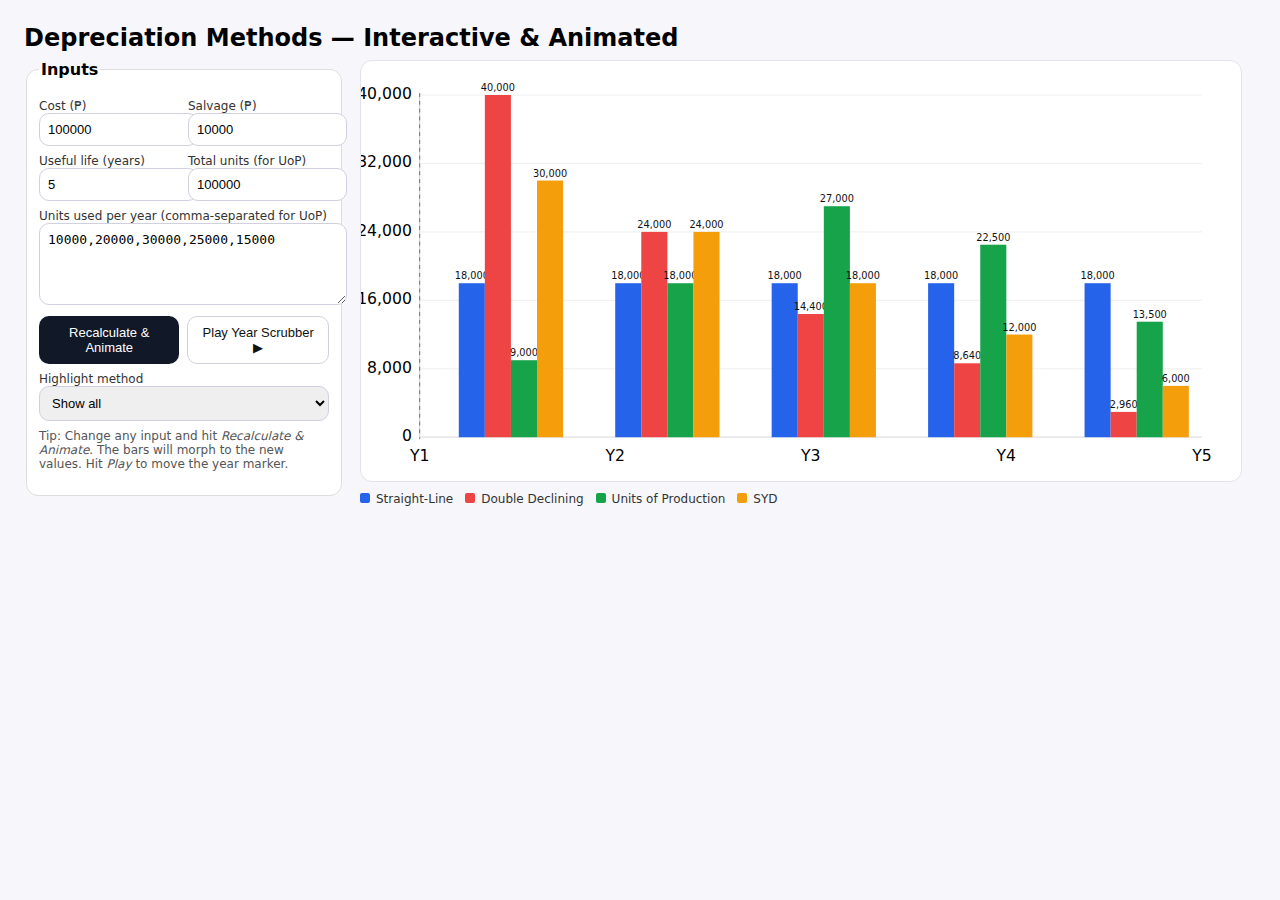
<file: Depreciation.html>
<!DOCTYPE html>
<html lang="en">
<head>
  <meta charset="UTF-8" />
  <title>Interactive Depreciation Visualizer (Animated)</title>
  <style>
    :root { --w: 880px; --h: 420px; }
    body { font-family: Inter, system-ui, Arial, sans-serif; margin: 24px; background:#f7f7fb; }
    h2 { margin: 0 0 8px 0; }
    .wrap { display:grid; grid-template-columns: 320px 1fr; gap:16px; align-items:start; }
    fieldset { border:1px solid #ddd; padding:12px; border-radius:12px; background:white; }
    label { font-size:12px; display:block; margin-top:8px; color:#333 }
    input, textarea, select, button { width:100%; padding:8px; border-radius:10px; border:1px solid #d0d0e0; font-size:13px; }
    textarea { height:64px; font-family: ui-monospace, SFMono-Regular, Menlo, Consolas, monospace; }
    .row { display:grid; grid-template-columns: 1fr 1fr; gap:8px; }
    .btnrow { display:flex; gap:8px; margin-top:8px; }
    button { cursor:pointer; background:#111827; color:white; border:none; }
    button.ghost { background:white; color:#111; border:1px solid #cfd2dc }
    .legend { display:flex; gap:12px; font-size:12px; color:#333; margin:6px 0 0 0 }
    .swatch { width:10px; height:10px; border-radius:2px; display:inline-block; margin-right:6px; }
    svg { background:white; border:1px solid #e2e2ea; border-radius:12px; width:var(--w); height:var(--h); }
    .axis { stroke:#c9c9d6; stroke-width:1; }
    .tick text { font-size:10px; fill:#444; }
    .bar { transition: height 600ms ease, y 600ms ease; }
    .marker { transition: x 400ms ease; }
    .value-label { font-size:10px; fill:#111; opacity:.9; }
  </style>
</head>
<body>
  <h2>Depreciation Methods — Interactive & Animated</h2>
  <div class="wrap">
    <fieldset>
      <legend><strong>Inputs</strong></legend>
      <div class="row">
        <label>Cost (₱)
          <input id="cost" type="number" value="100000" min="0" step="1000" />
        </label>
        <label>Salvage (₱)
          <input id="salvage" type="number" value="10000" min="0" step="500" />
        </label>
      </div>
      <div class="row">
        <label>Useful life (years)
          <input id="life" type="number" value="5" min="1" max="15" />
        </label>
        <label>Total units (for UoP)
          <input id="totalUnits" type="number" value="100000" min="1" step="1000" />
        </label>
      </div>
      <label>Units used per year (comma-separated for UoP)
        <textarea id="units">10000,20000,30000,25000,15000</textarea>
      </label>
      <div class="btnrow">
        <button id="apply">Recalculate & Animate</button>
        <button id="play" class="ghost">Play Year Scrubber ▶</button>
      </div>
      <label>Highlight method
        <select id="focus">
          <option value="all" selected>Show all</option>
          <option value="Straight-Line">Straight-Line</option>
          <option value="DDB">Double Declining Balance</option>
          <option value="UoP">Units of Production</option>
          <option value="SYD">Sum-of-the-Years'-Digits</option>
        </select>
      </label>
      <p style="font-size:12px;color:#555;margin-top:8px">Tip: Change any input and hit <em>Recalculate & Animate</em>. The bars will morph to the new values. Hit <em>Play</em> to move the year marker.</p>
    </fieldset>

    <div>
      <svg id="svg" viewBox="0 0 900 420" preserveAspectRatio="xMidYMid meet"></svg>
      <div class="legend">
        <span><span class="swatch" style="background:#2563eb"></span>Straight-Line</span>
        <span><span class="swatch" style="background:#ef4444"></span>Double Declining</span>
        <span><span class="swatch" style="background:#16a34a"></span>Units of Production</span>
        <span><span class="swatch" style="background:#f59e0b"></span>SYD</span>
      </div>
    </div>
  </div>

<script>
const colors = {
  'Straight-Line': '#2563eb',
  'DDB': '#ef4444',
  'UoP': '#16a34a',
  "SYD": '#f59e0b'
};

const svg = document.getElementById('svg');
const W = 880, H = 420, m = {l:60, r:20, t:30, b:40};
const CH = H - m.t - m.b, CW = W - m.l - m.r;

function $v(tag, attrs={}){ const n = document.createElementNS('http://www.w3.org/2000/svg', tag); for(const k in attrs){ n.setAttribute(k, attrs[k]); } return n; }

function lines(parent){
  parent.innerHTML='';
  // axes
  parent.appendChild($v('line', {x1:m.l,y1:H-m.b,x2:W-m.r,y2:H-m.b,class:'axis'}));
  parent.appendChild($v('line', {x1:m.l,y1:m.t,x2:m.l,y2:H-m.b,class:'axis'}));
}

function parseUnits(txt){ return txt.split(',').map(s=>+s.trim()).filter(n=>!isNaN(n)); }

function calc(cost, salvage, life, units, totalUnits){
  const base = cost - salvage;
  // Straight line
  const sl = Array(life).fill(base / life);
  // DDB
  const rate = 2 / life;
  let bv = cost; const ddb=[];
  for(let y=0;y<life;y++){
    let dep = bv * rate;
    if (bv - dep < salvage) dep = bv - salvage; // cap at salvage
    ddb.push(dep); bv -= dep;
  }
  // SYD
  const sydSum = life*(life+1)/2; const syd=[];
  for(let y=0;y<life;y++){
    const rem = life - y; syd.push(base * (rem / sydSum));
  }
  // UoP
  const perUnit = base / (totalUnits||1);
  const uop = Array(life).fill(0).map((_,i)=> perUnit * (units[i]||0));
  return { 'Straight-Line': sl, 'DDB': ddb, 'UoP': uop, 'SYD': syd };
}

function draw(data, focus='all'){
  svg.innerHTML=''; lines(svg);
  const years = Math.max(...Object.values(data).map(a=>a.length));
  const max = Math.max(1, ...Object.values(data).flat());
  // grid + ticks
  const ticks = 5; for(let i=0;i<=ticks;i++){
    const y = m.t + (CH)*(1 - i/ticks);
    svg.appendChild($v('line',{x1:m.l,y1:y,x2:W-m.r,y2:y,stroke:'#eee'}));
    const tv = Math.round(max*i/ticks);
    const t = $v('text',{x:m.l-8,y:y+4,'text-anchor':'end',class:'tick'}); t.textContent = tv.toLocaleString(); svg.appendChild(t);
  }
  for(let y=0;y<years;y++){
    const t = $v('text',{x:m.l + (CW/(years-1))*y, y:H-16, 'text-anchor':'middle', class:'tick'}); t.textContent = 'Y'+(y+1); svg.appendChild(t);
  }
  // bars
  const groupWidth = CW/years; const barW = groupWidth/6; // 4 bars + gap
  const methods = Object.keys(data);
  methods.forEach((method, mi)=>{
    const arr = data[method];
    arr.forEach((v, y)=>{
      const x = m.l + y*groupWidth + (mi-1.5)*barW + groupWidth/2;
      const h = (v/max)*CH; const yTop = m.t + (CH - h);
      const rect = $v('rect',{x:x,y:H-m.b, width:barW, height:0, fill:colors[method], opacity: focus==='all'||focus===method?1:0.18, class:'bar'});
      svg.appendChild(rect);
      // animate to target
      requestAnimationFrame(()=>{
        rect.setAttribute('y', yTop);
        rect.setAttribute('height', h);
      });
      const lbl = $v('text',{x:x+barW/2, y:yTop-4, 'text-anchor':'middle', class:'value-label'});
      lbl.textContent = Math.round(v).toLocaleString();
      lbl.style.opacity = focus==='all'||focus===method?1:.2;
      svg.appendChild(lbl);
    });
  });
  // movable year marker
  const markerX = m.l; // start at year 1
  const marker = $v('line',{x1:markerX,y1:m.t-2,x2:markerX,y2:H-m.b+2, stroke:'#6b7280', 'stroke-dasharray':'4 4', class:'marker', id:'marker'});
  svg.appendChild(marker);
}

function recompute(){
  const cost = +document.getElementById('cost').value;
  const salvage = +document.getElementById('salvage').value;
  const life = +document.getElementById('life').value;
  const totalUnits = +document.getElementById('totalUnits').value;
  const units = parseUnits(document.getElementById('units').value);
  const focus = document.getElementById('focus').value;
  const data = calc(cost, salvage, life, units, totalUnits);
  draw(data, focus);
}

function playMarker(){
  const life = +document.getElementById('life').value;
  const groupWidth = CW/Math.max(1, life-1);
  let i=0; const marker = document.getElementById('marker');
  if(!marker) return;
  const id = setInterval(()=>{
    const x = m.l + groupWidth*i; marker.setAttribute('x1', x); marker.setAttribute('x2', x);
    i++; if(i>=life){ clearInterval(id); }
  }, 600);
}

// events
['cost','salvage','life','totalUnits','units','focus'].forEach(id=>{
  document.getElementById(id).addEventListener('change', recompute);
});

document.getElementById('apply').addEventListener('click', recompute);

document.getElementById('play').addEventListener('click', ()=>{ playMarker(); });

// initial draw
recompute();
</script>
</body>
</html>
</file>
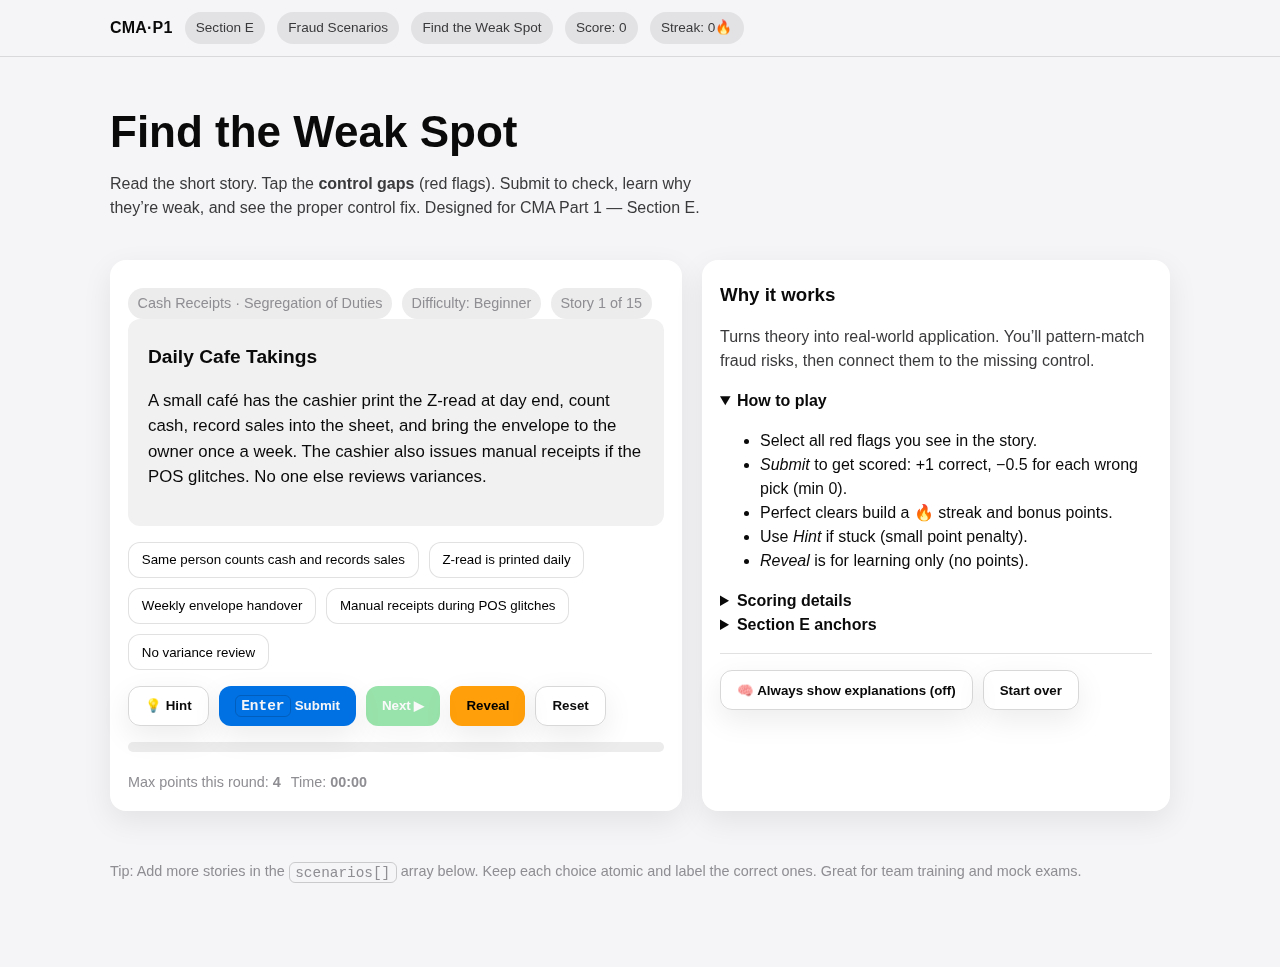
<file: fraud.html>
<!DOCTYPE html>
<html lang="en">
<head>
<meta charset="utf-8" />
<meta name="viewport" content="width=device-width, initial-scale=1" />
<title>CMA P1 · Section E · Find the Weak Spot</title>
<meta name="description" content="CMA Part 1 · Section E · Fraud Scenarios — Find the Weak Spot game" />
<style>
  :root{
    --bg: #f5f5f7;
    --card: #ffffff;
    --ink: #0a0a0a;
    --ink-2:#3a3a3c;
    --muted:#8e8e93;
    --accent:#0071e3; /* Apple-ish blue */
    --accent-2:#0a84ff;
    --good:#34c759;
    --bad:#ff3b30;
    --warn:#ff9f0a;
    --shadow: 0 10px 30px rgba(0,0,0,.08);
    --radius: 16px;
  }
  @media (prefers-color-scheme: dark){
    :root{
      --bg:#0c0c0d;
      --card:#161617;
      --ink:#f5f5f7;
      --ink-2:#d1d1d6;
      --muted:#8e8e93;
      --accent:#0a84ff;
      --accent-2:#409cff;
      --shadow: 0 10px 30px rgba(0,0,0,.45);
    }
  }
  *{box-sizing:border-box}
  html,body{margin:0;background:var(--bg);color:var(--ink);font:16px/1.5 -apple-system,BlinkMacSystemFont,"Segoe UI",Roboto,Inter,Helvetica,Arial,sans-serif}
  a{color:var(--accent);text-decoration:none}
  .nav{
    position:sticky;top:0;z-index:10;
    backdrop-filter:saturate(180%) blur(20px);
    background:color-mix(in oklab, var(--bg) 80%, transparent);
    border-bottom:1px solid color-mix(in oklab, var(--ink) 12%, transparent);
  }
  .nav-inner{max-width:1100px;margin:0 auto;display:flex;align-items:center;gap:.75rem;padding:12px 20px}
  .logo{font-weight:700;letter-spacing:.2px}
  .chip{display:inline-flex;align-items:center;gap:.45rem;padding:.35rem .7rem;border-radius:999px;background:color-mix(in oklab, var(--ink) 8%, transparent);color:var(--ink-2);font-size:.85rem}
  .hero{max-width:1100px;margin:24px auto 0;padding:24px 20px 0}
  .hero h1{font-size:clamp(28px,5vw,44px);line-height:1.1;margin:.2rem 0}
  .sub{color:var(--ink-2);max-width:70ch}
  .shell{max-width:1100px;margin:20px auto;padding:20px}
  .layout{display:grid;grid-template-columns:1.1fr .9fr;gap:20px}
  @media (max-width:980px){.layout{grid-template-columns:1fr;}}
  .card{background:var(--card);border-radius:var(--radius);box-shadow:var(--shadow);padding:18px}
  .story{padding:20px;border-radius:12px;background:color-mix(in oklab, var(--ink) 6%, transparent);color:var(--ink);font-size:1.05rem}
  .story h3{margin:.2rem 0 .6rem 0;font-size:1.2rem}
  .choices{display:flex;flex-wrap:wrap;gap:10px;margin-top:16px}
  .choice{
    border:1px solid color-mix(in oklab, var(--ink) 12%, transparent);
    padding:.6rem .8rem;border-radius:12px;background:var(--card);cursor:pointer;
    transition:transform .06s ease, border-color .2s ease, background .2s ease;
    user-select:none
  }
  .choice:hover{transform:translateY(-1px)}
  .choice.selected{border-color:var(--accent)}
  .choice.correct{border-color:var(--good)}
  .choice.wrong{border-color:var(--bad)}
  .controls{display:flex;flex-wrap:wrap;gap:10px;margin-top:16px}
  .btn{
    appearance:none;border:none;background:var(--ink);color:var(--bg);padding:.7rem 1rem;border-radius:12px;cursor:pointer;
    font-weight:600;transition:transform .06s ease, opacity .2s ease;box-shadow:var(--shadow)
  }
  .btn:disabled{opacity:.5;cursor:not-allowed}
  .btn.ghost{background:transparent;color:var(--ink);border:1px solid color-mix(in oklab, var(--ink) 16%, transparent)}
  .btn.accent{background:var(--accent)}
  .btn.good{background:var(--good)}
  .btn.warn{background:var(--warn);color:#000}
  .btn.bad{background:var(--bad)}
  .meta{display:flex;flex-wrap:wrap;gap:10px;margin-top:10px;color:var(--muted);font-size:.9rem}
  .meter{height:10px;background:color-mix(in oklab, var(--ink) 8%, transparent);border-radius:999px;overflow:hidden}
  .meter>i{display:block;height:100%;width:0;background:linear-gradient(90deg,var(--accent),var(--accent-2));}
  .panel{display:grid;gap:10px}
  .explain{
    padding:12px;border-radius:12px;background:color-mix(in oklab, var(--ink) 6%, transparent);
    border:1px solid color-mix(in oklab, var(--ink) 10%, transparent)
  }
  .explain h4{margin:.1rem 0 .2rem 0;font-size:1rem}
  details summary{cursor:pointer;color:var(--ink);font-weight:600}
  .kbd{font-family:ui-monospace,SFMono-Regular,Menlo,Consolas,monospace;font-size:.9rem;padding:.1rem .35rem;border-radius:6px;border:1px solid color-mix(in oklab, var(--ink) 18%, transparent)}
  .footer{max-width:1100px;margin:30px auto;padding:0 20px 40px;color:var(--muted);font-size:.9rem}
  .pill{padding:.3rem .6rem;border-radius:999px;background:color-mix(in oklab, var(--ink) 8%, transparent)}
  .toast{
    position:fixed;inset:auto 20px 20px auto;padding:12px 14px;border-radius:12px;background:var(--ink);color:var(--bg);
    font-weight:600;box-shadow:var(--shadow);opacity:0;transform:translateY(8px);pointer-events:none;transition:all .25s ease;z-index:20;
  }
  .toast.show{opacity:1;transform:translateY(0)}
</style>
</head>
<body>
  <div class="nav">
    <div class="nav-inner">
      <div class="logo">CMA·P1</div>
      <span class="chip" title="Section E: Internal Controls & ERM">Section E</span>
      <span class="chip">Fraud Scenarios</span>
      <span class="chip">Find the Weak Spot</span>
      <span class="chip" id="progressChip">Score: 0</span>
      <span class="chip" id="streakChip">Streak: 0🔥</span>
    </div>
  </div>

  <section class="hero">
    <h1>Find the Weak Spot</h1>
    <p class="sub">Read the short story. Tap the <strong>control gaps</strong> (red flags). Submit to check, learn why they’re weak, and see the proper control fix. Designed for CMA Part 1 — Section E.</p>
  </section>

  <main class="shell layout">
    <section class="card">
      <div class="meta">
        <span class="pill" id="scenarioTag">—</span>
        <span class="pill" id="difficultyPill">—</span>
        <span class="pill" id="qCounter">Story 1 of N</span>
      </div>
      <div class="story" id="storyBox" role="group" aria-label="Fraud scenario">
        <h3 id="storyTitle">Loading…</h3>
        <p id="storyText">Please wait.</p>
      </div>

      <div class="choices" id="choices"></div>

      <div class="controls">
        <button class="btn ghost" id="btnHint" aria-label="Show hint (reduces max points)">💡 Hint</button>
        <button class="btn accent" id="btnSubmit" aria-label="Submit selections"><span class="kbd">Enter</span> Submit</button>
        <button class="btn good" id="btnNext" aria-label="Next scenario" disabled>Next ▶</button>
        <button class="btn warn" id="btnReveal" aria-label="Reveal answers (no points)">Reveal</button>
        <button class="btn ghost" id="btnReset" aria-label="Reset this scenario">Reset</button>
      </div>

      <div class="panel" style="margin-top:16px">
        <div class="meter" aria-label="Progress"><i id="meterFill"></i></div>
        <div class="meta">
          <span>Max points this round: <strong id="maxPts">—</strong></span>
          <span>Time: <strong id="timer">00:00</strong></span>
        </div>
      </div>
    </section>

    <aside class="card">
      <h3 style="margin:.2rem 0 8px 0;">Why it works</h3>
      <p class="sub">Turns theory into real‑world application. You’ll pattern‑match fraud risks, then connect them to the missing control.</p>
      <details open>
        <summary>How to play</summary>
        <ul>
          <li>Select all red flags you see in the story.</li>
          <li><em>Submit</em> to get scored: +1 correct, −0.5 for each wrong pick (min 0).</li>
          <li>Perfect clears build a 🔥 streak and bonus points.</li>
          <li>Use <em>Hint</em> if stuck (small point penalty).</li>
          <li><em>Reveal</em> is for learning only (no points).</li>
        </ul>
      </details>
      <details>
        <summary>Scoring details</summary>
        <ul>
          <li>Base points = number of correct flags.</li>
          <li>Wrong picks: −0.5 each (floored at 0).</li>
          <li>Perfect = +1 bonus & streak +1.</li>
          <li>Using Hint reduces max points by 1 (to a minimum of 1).</li>
        </ul>
      </details>
      <details>
        <summary>Section E anchors</summary>
        <ul>
          <li>Control environment, risk assessment, control activities</li>
          <li>Duties segregation, authorization, custody vs recording</li>
          <li>Monitoring, IT controls, management override</li>
          <li>Fraud triangle: pressure, opportunity, rationalization</li>
        </ul>
      </details>

      <div id="explainBox" style="margin-top:12px;display:none">
        <h3 style="margin:.2rem 0 8px 0;">Learn</h3>
        <div id="explainList"></div>
      </div>

      <hr style="border:none;border-top:1px solid color-mix(in oklab, var(--ink) 12%, transparent);margin:16px 0" />

      <div class="meta">
        <button class="btn ghost" id="btnToggleLearn">🧠 Always show explanations (off)</button>
        <button class="btn ghost" id="btnRestart">Start over</button>
      </div>
    </aside>
  </main>

  <footer class="footer">
    <p>Tip: Add more stories in the <span class="kbd">scenarios[]</span> array below. Keep each choice atomic and label the correct ones. Great for team training and mock exams.</p>
  </footer>

  <div class="toast" id="toast" role="status" aria-live="polite"></div>

<script>
/* =========================
   DATA — Edit/extend freely
   ========================= */
const scenarios = [
  {
    id: 1,
    tag: "Cash Receipts · Segregation of Duties",
    difficulty: "Beginner",
    title: "Daily Cafe Takings",
    story: "A small café has the cashier print the Z-read at day end, count cash, record sales into the sheet, and bring the envelope to the owner once a week. The cashier also issues manual receipts if the POS glitches. No one else reviews variances.",
    hint: "Think custody vs. recording vs. authorization.",
    choices: [
      { text: "Same person counts cash and records sales", correct: true,
        why: "Combines custody (cash) and recordkeeping (sales), enabling skimming or concealment.",
        control: "Separate duties: one counts/deposits, another records, a third reconciles daily." },
      { text: "Z-read is printed daily", correct: false,
        why: "Daily Z-reads are good; the issue is who reviews them.",
        control: "Keep daily Z-reads but add independent review vs. bank and POS data." },
      { text: "Weekly envelope handover", correct: true,
        why: "Cash is held too long, raising loss and manipulation risk.",
        control: "Daily deposit to bank; use night drop or pickup if needed." },
      { text: "Manual receipts during POS glitches", correct: true,
        why: "Uncontrolled manual receipts enable unrecorded sales.",
        control: "Pre-numbered manual receipts, log issued/voided, and reconcile to POS totals." },
      { text: "No variance review", correct: true,
        why: "Missing monitoring allows issues to persist.",
        control: "Independent daily reconciliation: POS Z-read ↔ cash ↔ bank deposit." }
    ]
  },
  {
    id: 2,
    tag: "AP & Vendor Master · Authorization",
    difficulty: "Intermediate",
    title: "New Vendor Rush",
    story: "The purchasing assistant can add vendors and place orders up to ₱50,000. To meet a rush timeline, they created 'Prime Office Supplies' and approved its first invoice themselves. The address matches a residential condo.",
    hint: "Vendor master + approvals + related-party indicators.",
    choices: [
      { text: "Purchasing can add vendors without review", correct: true,
        why: "Unaudited vendor setup invites shell vendors and kickbacks.",
        control: "Require independent vendor onboarding (docs, TIN, bank name match) and approval." },
      { text: "Self-approval of first invoice", correct: true,
        why: "Violates authorization limits and enables fictitious billing.",
        control: "Enforce approval matrix; creator ≠ approver; route first invoices to Finance Head." },
      { text: "Residential address for supplier", correct: true,
        why: "Red flag for shell vendor or related party.",
        control: "Run vendor due diligence: site check, official receipts/registration verification." },
      { text: "Order cap at ₱50,000", correct: false,
        why: "A cap can be good; the risk is circumvention without oversight.",
        control: "Keep caps but add cumulative/related-PO monitoring to detect split purchases." },
      { text: "Rush timeline pressure", correct: true,
        why: "Pressure + weak controls = opportunity for fraud (fraud triangle).",
        control: "Allow emergency path but with post‑facto independent review within 24–48 hours." }
    ]
  },
  {
    id: 3,
    tag: "Payroll · Ghost Employees",
    difficulty: "Intermediate",
    title: "New Site Launch",
    story: "Operations emailed HR a spreadsheet of 25 'temporary hires' for a new site starting Monday. HR uploaded them to payroll. IDs will be 'sorted later'. No physical sign-in, only a shared tablet PIN.",
    hint: "Identity verification & existence testing.",
    choices: [
      { text: "Onboarding without ID / background checks", correct: true,
        why: "Enables ghost employees; HR cannot prove existence.",
        control: "Require IDs, signed contracts, and supervisor verification before first pay." },
      { text: "Shared tablet PIN for timekeeping", correct: true,
        why: "Any person can clock in for others.",
        control: "Unique credentials or biometric/geo-validated timekeeping; supervisor attestation." },
      { text: "Ops submits list; HR uploads", correct: false,
        why: "Workflow is fine if controls exist.",
        control: "Keep workflow, but add independent audit of hires vs. headcount plan." },
      { text: "No physical sign-in", correct: true,
        why: "Lack of independent attendance evidence.",
        control: "Require physical/biometric logs or photo check-ins with timestamp and location." }
    ]
  },
  {
    id: 4,
    tag: "Inventory · Cycle Counts & Overrides",
    difficulty: "Advanced",
    title: "Perfect Numbers",
    story: "Monthly inventory always matches the system exactly. The warehouse supervisor also has system admin rights 'to fix mistakes quickly'. Variances are posted without approval to meet reporting deadlines.",
    hint: "Too perfect? Check access & overrides.",
    choices: [
      { text: "Supervisor has admin + custody", correct: true,
        why: "Combines custody with powerful system access; can conceal theft via adjustments.",
        control: "Remove admin from custody roles; admin in IT; all overrides logged and reviewed." },
      { text: "No approval for variances", correct: true,
        why: "Allows unauthorized write-offs/write-ups.",
        control: "Require dollar/percentage thresholds and approver outside warehouse." },
      { text: "Always perfect counts", correct: true,
        why: "Statistically unlikely; may indicate manipulation.",
        control: "Surprise cycle counts by independent team; reconcile and investigate anomalies." },
      { text: "Monthly counting cadence", correct: false,
        why: "Monthly is acceptable; the issue is independence & review.",
        control: "Keep cadence; add risk-based frequency and segregation." }
    ]
  },
  {
    id: 5,
    tag: "IT & Access · Management Override",
    difficulty: "Advanced",
    title: "End of Quarter Push",
    story: "To hit targets, the Sales VP asked IT to extend system access for two resigned reps to 'close pending deals'. The CFO verbally okayed it. No ticket was created; the accounts were reactivated for three days.",
    hint: "Termination, access, documentation.",
    choices: [
      { text: "Reactivating resigned users", correct: true,
        why: "Violates termination controls; enables unauthorized actions.",
        control: "Immediate deprovisioning; reactivation only via formal approvals with monitoring." },
      { text: "No ticket / documentation", correct: true,
        why: "No audit trail for a high-risk exception.",
        control: "All access changes via ticketing with approvals and expiration." },
      { text: "Verbal approval from CFO", correct: true,
        why: "High-risk override without written sign-off.",
        control: "Require written approval and compensating monitoring by Internal Audit/IT Security." },
      { text: "Access extended for 3 days only", correct: true,
        why: "Even short reactivations create opportunity windows.",
        control: "Use least privilege temp accounts with scoped permissions and real-time alerts." }
    ]
  },
  {
    id: 6,
    tag: "Treasury & Banking · Reconciliations",
    difficulty: "Beginner",
    title: "Month-End Crunch",
    story: "The accountant prepares bank reconciliations and also has online banking rights to release payments. Recons are reviewed 'when there’s time'. An old outstanding reconciling item repeats every month.",
    hint: "Classic SoD and monitoring.",
    choices: [
      { text: "Same person pays and reconciles", correct: true,
        why: "Can hide unauthorized payments in the reconciliation.",
        control: "Different person releases payments vs. prepares recons; independent review." },
      { text: "Late / skipped review", correct: true,
        why: "Delays detection of errors or fraud.",
        control: "Enforce month-end D+3 review by Controller with sign-off." },
      { text: "Recurring reconciling item", correct: true,
        why: "Stale items are classic red flags.",
        control: "Investigate and clear; aging thresholds trigger escalation." },
      { text: "Online banking rights exist", correct: false,
        why: "Access itself is normal; the conflict is with recon responsibility.",
        control: "Maintain rights but segregate duties and enable dual authorization." }
    ]
  },
  {
    id: 7,
    tag: "Travel & Expense · Policy Violations",
    difficulty: "Beginner",
    title: "Conference Perks",
    story: "A project manager attended a conference abroad. They submitted expense claims for business-class airfare and hotel spa services, both above the company’s travel policy limits. The approving manager signed off without review, saying 'It’s within the budget anyway'.",
    hint: "Look for approval discipline and policy enforcement gaps.",
    choices: [
      { text: "Business-class airfare without policy exception", correct: true,
        why: "Violates travel policy and creates inequity risk.",
        control: "Require documented approval for policy exceptions with justification and cost-benefit analysis." },
      { text: "Hotel spa services claimed as business expense", correct: true,
        why: "Non-business personal expense falsely claimed.",
        control: "Enforce policy: personal charges excluded, flagged in audit review." },
      { text: "Approving manager signs without review", correct: true,
        why: "Enables expense fraud through weak authorization.",
        control: "Train approvers, require detailed verification before sign-off." },
      { text: "Within budget justification", correct: true,
        why: "Budget compliance ≠ policy compliance; encourages misuse.",
        control: "Tie approvals to both budget and policy compliance checks." }
    ]
  },
  {
    id: 8,
    tag: "Fixed Assets · Misappropriation",
    difficulty: "Intermediate",
    title: "Vanishing Laptops",
    story: "IT purchased 20 laptops for new hires. No asset tags were attached, and they were stored in an unlocked supply room. The receiving clerk also updates the asset register. Three laptops are missing after two months.",
    hint: "Custody, tracking, and recordkeeping separation.",
    choices: [
      { text: "No asset tags", correct: true,
        why: "Makes physical tracking and identification harder.",
        control: "Tag all assets immediately upon receipt before storage or deployment." },
      { text: "Unlocked storage room", correct: true,
        why: "Physical security breach enabling theft.",
        control: "Secure asset storage with restricted access and logs." },
      { text: "Receiving clerk updates asset register", correct: true,
        why: "Combines custody and recordkeeping.",
        control: "Separate duties: receiving vs. recording vs. deployment." },
      { text: "No periodic asset counts", correct: true,
        why: "Delays detection of loss.",
        control: "Conduct quarterly spot checks and annual full inventory." }
    ]
  },
  {
    id: 9,
    tag: "Revenue Recognition · Fictitious Sales",
    difficulty: "Advanced",
    title: "Quarter-End Push",
    story: "To meet sales targets, the sales team booked shipments to distributors without customer orders. Goods were sent on consignment but recorded as revenue. The CFO approved the entries to 'smooth the numbers'.",
    hint: "Revenue recognition principles & management override.",
    choices: [
      { text: "Recording consignment shipments as revenue", correct: true,
        why: "Violates revenue recognition — control remains with seller.",
        control: "Recognize revenue only upon transfer of control per contract terms." },
      { text: "CFO approving policy violation", correct: true,
        why: "Management override of GAAP compliance.",
        control: "Internal audit review of high-risk journal entries; enforce accounting policy." },
      { text: "Pressure to meet targets", correct: true,
        why: "Fraud triangle: pressure + opportunity + rationalization.",
        control: "Link incentives to sustainable KPIs, not just period-end numbers." }
    ]
  },
  {
    id: 10,
    tag: "Purchasing · Conflict of Interest",
    difficulty: "Intermediate",
    title: "Family Ties",
    story: "The procurement officer awards repeated contracts to a catering firm owned by their sibling. Prices are consistently above market. No competitive bids were obtained.",
    hint: "Procurement ethics and competitive bidding.",
    choices: [
      { text: "Awarding to related party without disclosure", correct: true,
        why: "Creates conflict of interest and risk of favoritism.",
        control: "Mandate disclosure of related parties; independent review of such awards." },
      { text: "Above market pricing", correct: true,
        why: "Indicates possible overbilling or kickbacks.",
        control: "Benchmark pricing regularly and enforce competitive bidding." },
      { text: "No competitive bids obtained", correct: true,
        why: "Removes pricing and quality comparison safeguard.",
        control: "Require at least 3 bids or documented sole-source justification." }
    ]
  },
  {
    id: 11,
    tag: "Petty Cash · Abuse",
    difficulty: "Beginner",
    title: "Always at Float",
    story: "The petty cash custodian replenishes the fund weekly using only a handwritten note for 'miscellaneous expenses'. No receipts are kept. The balance is always at the float amount after replenishment.",
    hint: "Documentation and review gaps.",
    choices: [
      { text: "No receipts for petty cash use", correct: true,
        why: "No audit trail for expenses — enables misuse.",
        control: "Require original receipts or signed vouchers for every disbursement." },
      { text: "Replenishment without review", correct: true,
        why: "Allows continued abuse without detection.",
        control: "Independent review of petty cash replenishment and supporting docs." },
      { text: "Generic 'miscellaneous' description", correct: true,
        why: "Lack of detail obscures spending nature.",
        control: "Require specific expense descriptions in petty cash logs." }
    ]
  },
  {
    id: 12,
    tag: "Inventory · Obsolete Stock Manipulation",
    difficulty: "Intermediate",
    title: "Clearing the Shelves",
    story: "The warehouse manager instructed staff to dispose of expired goods without documentation. Inventory records were adjusted directly in the system. No write-off approval was sought.",
    hint: "Documentation and approval for write-offs.",
    choices: [
      { text: "Disposal without documentation", correct: true,
        why: "Enables theft under cover of disposal.",
        control: "Document disposals with forms, witness signatures, and photos if high value." },
      { text: "System adjustment without approval", correct: true,
        why: "Bypasses authorization controls.",
        control: "Require manager or finance approval for all write-offs." },
      { text: "No review of obsolescence process", correct: true,
        why: "Increases risk of concealment.",
        control: "Periodic review of obsolete stock reports by independent team." }
    ]
  },
  {
    id: 13,
    tag: "Accounts Receivable · Lapping",
    difficulty: "Advanced",
    title: "Covering the Shortfall",
    story: "The AR clerk receives customer payments, records them, and prepares the bank deposit. They delayed depositing cash from one customer and used another customer’s payment to cover it. No one reviews postings against bank credits.",
    hint: "Custody vs. recording in AR.",
    choices: [
      { text: "Same person receives and records payments", correct: true,
        why: "Enables lapping schemes by controlling both cash and records.",
        control: "Separate duties: receiving, recording, and reconciling AR." },
      { text: "No review of postings vs. bank credits", correct: true,
        why: "Delays detection of misapplied funds.",
        control: "Daily reconciliation by independent person." },
      { text: "Delayed deposits", correct: true,
        why: "Provides window for misuse.",
        control: "Deposit receipts daily; monitor deposit dates vs. receipt dates." }
    ]
  },
  {
    id: 14,
    tag: "IT · Privileged Access Misuse",
    difficulty: "Advanced",
    title: "Developer Shortcuts",
    story: "A software developer has full admin rights in production to 'quickly fix bugs'. Changes are made without change tickets or peer review. Some bugs reappear after being 'fixed'.",
    hint: "Segregation between development and production.",
    choices: [
      { text: "Developer has admin rights in production", correct: true,
        why: "Bypasses change management controls.",
        control: "Restrict production access; route fixes via approved deployment pipeline." },
      { text: "No change tickets", correct: true,
        why: "Removes audit trail and approval.",
        control: "All changes require logged ticket and approval." },
      { text: "No peer review", correct: true,
        why: "Increases risk of malicious or poor-quality changes.",
        control: "Mandatory code review and testing before deployment." }
    ]
  },
  {
    id: 15,
    tag: "Loan Processing · Fake Applications",
    difficulty: "Intermediate",
    title: "Helping a Friend",
    story: "A loan officer processed an application for a friend using falsified payslips. No independent verification of employment was done. The loan was approved and disbursed before credit review.",
    hint: "Loan documentation and verification.",
    choices: [
      { text: "Processing application for a friend", correct: true,
        why: "Conflict of interest — personal relationship risk.",
        control: "Reassign related applications to another officer." },
      { text: "Falsified payslips accepted", correct: true,
        why: "Acceptance without verification enables fraud.",
        control: "Independently verify employment and income sources." },
      { text: "No credit review before disbursement", correct: true,
        why: "Bypasses core lending control.",
        control: "Require credit review and approval before releasing funds." }
    ]
  }
];

/* =========================
   State & Helpers
   ========================= */
let idx = 0;
let score = 0;
let streak = 0;
let startedAt = Date.now();
let alwaysExplain = false;
let usedHint = false;

const $ = sel => document.querySelector(sel);
const $$ = sel => Array.from(document.querySelectorAll(sel));

const fmtTime = (ms)=>{
  const s = Math.floor(ms/1000);
  const m = Math.floor(s/60);
  const rem = s % 60;
  return `${String(m).padStart(2,'0')}:${String(rem).padStart(2,'0')}`;
}

function toast(msg, ms=1800){
  const t = $('#toast');
  t.textContent = msg;
  t.classList.add('show');
  setTimeout(()=>t.classList.remove('show'), ms);
}

function saveProgress(){
  localStorage.setItem('cmaE_state', JSON.stringify({idx, score, streak}));
}
function loadProgress(){
  const raw = localStorage.getItem('cmaE_state');
  if(!raw) return;
  try{
    const s = JSON.parse(raw);
    idx = Math.min(s.idx ?? 0, scenarios.length-1);
    score = s.score ?? 0;
    streak = s.streak ?? 0;
  }catch(e){}
}

/* =========================
   Rendering
   ========================= */
function renderScenario(){
  const s = scenarios[idx];
  $('#scenarioTag').textContent = s.tag;
  $('#difficultyPill').textContent = `Difficulty: ${s.difficulty}`;
  $('#qCounter').textContent = `Story ${idx+1} of ${scenarios.length}`;
  $('#storyTitle').textContent = s.title;
  $('#storyText').textContent = s.story;
  $('#maxPts').textContent = Math.max(1, s.choices.filter(c=>c.correct).length - (usedHint?1:0));
  $('#storyBox').focus();
  const choicesEl = $('#choices');
  choicesEl.innerHTML = '';
  s.choices.forEach((c,i)=>{
    const btn = document.createElement('button');
    btn.className = 'choice';
    btn.type = 'button';
    btn.setAttribute('data-i', i);
    btn.setAttribute('aria-pressed','false');
    btn.textContent = c.text;
    btn.addEventListener('click', ()=>{
      btn.classList.toggle('selected');
      const pressed = btn.getAttribute('aria-pressed')==='true';
      btn.setAttribute('aria-pressed', String(!pressed));
    });
    choicesEl.appendChild(btn);
  });
  $('#btnSubmit').disabled = false;
  $('#btnNext').disabled = true;
  $('#btnReveal').disabled = false;
  $('#btnHint').disabled = false;
  $('#explainBox').style.display = 'none';
  $('#explainList').innerHTML = '';
  usedHint = false;
  startedAt = Date.now();
  updateHeader();
}

function updateHeader(){
  $('#progressChip').textContent = `Score: ${score}`;
  $('#streakChip').textContent   = `Streak: ${streak}🔥`;
  const progress = (idx / scenarios.length) * 100;
  $('#meterFill').style.width = `${progress}%`;
}

function buildExplanations(s, selectedIdxs=null){
  const box = $('#explainList');
  box.innerHTML = '';
  s.choices.forEach((c,i)=>{
    const picked = selectedIdxs ? selectedIdxs.has(i) : false;
    if(c.correct || picked){
      const div = document.createElement('div');
      div.className = 'explain';
      div.innerHTML = `
        <h4>${c.correct ? "✅ Red Flag" : "❌ Not a red flag"}</h4>
        <div><strong>Item:</strong> ${c.text}</div>
        <div style="margin-top:6px"><strong>Why:</strong> ${c.why}</div>
        <div style="margin-top:6px"><strong>Control Fix:</strong> ${c.control}</div>
      `;
      box.appendChild(div);
    }
  });
  $('#explainBox').style.display = 'block';
}

/* =========================
   Game Logic
   ========================= */
function submitAnswers(){
  const s = scenarios[idx];
  const correctSet = new Set(s.choices.map((c,i)=> c.correct ? i : null).filter(v=>v!==null));
  const selectedIdxs = new Set($$('#choices .choice').map((el,i)=> el.classList.contains('selected') ? i : null).filter(v=>v!==null));

  // Mark UI
  $$('#choices .choice').forEach((el,i)=>{
    el.classList.remove('correct','wrong');
    if(selectedIdxs.has(i) && correctSet.has(i)) el.classList.add('correct');
    if(selectedIdxs.has(i) && !correctSet.has(i)) el.classList.add('wrong');
    if(!selectedIdxs.has(i) && correctSet.has(i)) el.classList.add('correct'); // show missed as correct borders
  });

  // Scoring
  const totalCorrect = correctSet.size;
  const pickedCorrect = [...selectedIdxs].filter(i=>correctSet.has(i)).length;
  const pickedWrong = [...selectedIdxs].filter(i=>!correctSet.has(i)).length;

  let base = totalCorrect - (usedHint ? 1 : 0);
  base = Math.max(1, base); // never below 1 potential (unless all wrong later)
  let roundScore = Math.max(0, pickedCorrect - 0.5 * pickedWrong);
  roundScore = Math.min(roundScore, base);

  const isPerfect = (pickedCorrect === totalCorrect) && (pickedWrong === 0) && !usedHint;
  if(isPerfect){ roundScore += 1; streak += 1; toast(`Perfect! +${roundScore} 🏆`); }
  else { streak = 0; toast(`You scored +${roundScore.toFixed(1)}`); }

  score = Math.max(0, Math.round((score + roundScore) * 10)/10);
  saveProgress();
  updateHeader();

  // Explanations
  buildExplanations(s, selectedIdxs);
  if(alwaysExplain) $('#explainBox').style.display = 'block';

  // Buttons
  $('#btnSubmit').disabled = true;
  $('#btnNext').disabled = (idx >= scenarios.length-1) ? true : false;
}

function revealAnswers(){
  const s = scenarios[idx];
  const correctSet = new Set(s.choices.map((c,i)=> c.correct ? i : null).filter(v=>v!==null));
  $$('#choices .choice').forEach((el,i)=>{
    el.classList.remove('selected','wrong','correct');
    if(correctSet.has(i)) el.classList.add('correct');
  });
  buildExplanations(s);
  toast("Answers revealed. No points awarded.");
  $('#btnSubmit').disabled = true;
  $('#btnNext').disabled = (idx >= scenarios.length-1) ? true : false;
}

function resetScenario(){
  $$('#choices .choice').forEach(el=>{
    el.classList.remove('selected','wrong','correct');
    el.setAttribute('aria-pressed','false');
  });
  $('#btnSubmit').disabled = false;
  $('#explainBox').style.display = 'none';
  $('#explainList').innerHTML = '';
  usedHint = false;
  $('#maxPts').textContent = Math.max(1, scenarios[idx].choices.filter(c=>c.correct).length);
}

function nextScenario(){
  if(idx < scenarios.length-1){
    idx += 1;
    saveProgress();
    renderScenario();
  }else{
    toast(`Finished! Final Score: ${score}`);
  }
}

function useHint(){
  if(usedHint) return;
  usedHint = true;
  // Nudge: briefly pulse one correct option
  const s = scenarios[idx];
  const correctIdxs = s.choices.map((c,i)=> c.correct ? i : null).filter(v=>v!==null);
  const pick = correctIdxs[Math.floor(Math.random()*correctIdxs.length)];
  const el = $$('#choices .choice')[pick];
  el.animate([{transform:'scale(1.0)'},{transform:'scale(1.03)'},{transform:'scale(1.0)'}], {duration:500});
  $('#maxPts').textContent = Math.max(1, s.choices.filter(c=>c.correct).length - 1);
  toast("Hint used. Max points reduced by 1.");
}

/* =========================
   Wire-up
   ========================= */
document.addEventListener('keydown', (e)=>{
  if(e.key === 'Enter' && !$('#btnSubmit').disabled) submitAnswers();
  if(e.key === 'ArrowRight' && !$('#btnNext').disabled) nextScenario();
});

$('#btnSubmit').addEventListener('click', submitAnswers);
$('#btnReveal').addEventListener('click', revealAnswers);
$('#btnReset').addEventListener('click', resetScenario);
$('#btnNext').addEventListener('click', nextScenario);
$('#btnHint').addEventListener('click', useHint);
$('#btnToggleLearn').addEventListener('click', ()=>{
  alwaysExplain = !alwaysExplain;
  $('#btnToggleLearn').textContent = alwaysExplain ? "🧠 Always show explanations (on)" : "🧠 Always show explanations (off)";
  if(alwaysExplain) { $('#explainBox').style.display = 'block'; }
});
$('#btnRestart').addEventListener('click', ()=>{
  idx=0; score=0; streak=0; saveProgress(); renderScenario(); toast("Progress reset.");
});

// Timer
setInterval(()=>{
  const elapsed = Date.now() - startedAt;
  $('#timer').textContent = fmtTime(elapsed);
}, 1000);

// Init
loadProgress();
renderScenario();
</script>
</body>
</html>
</file>
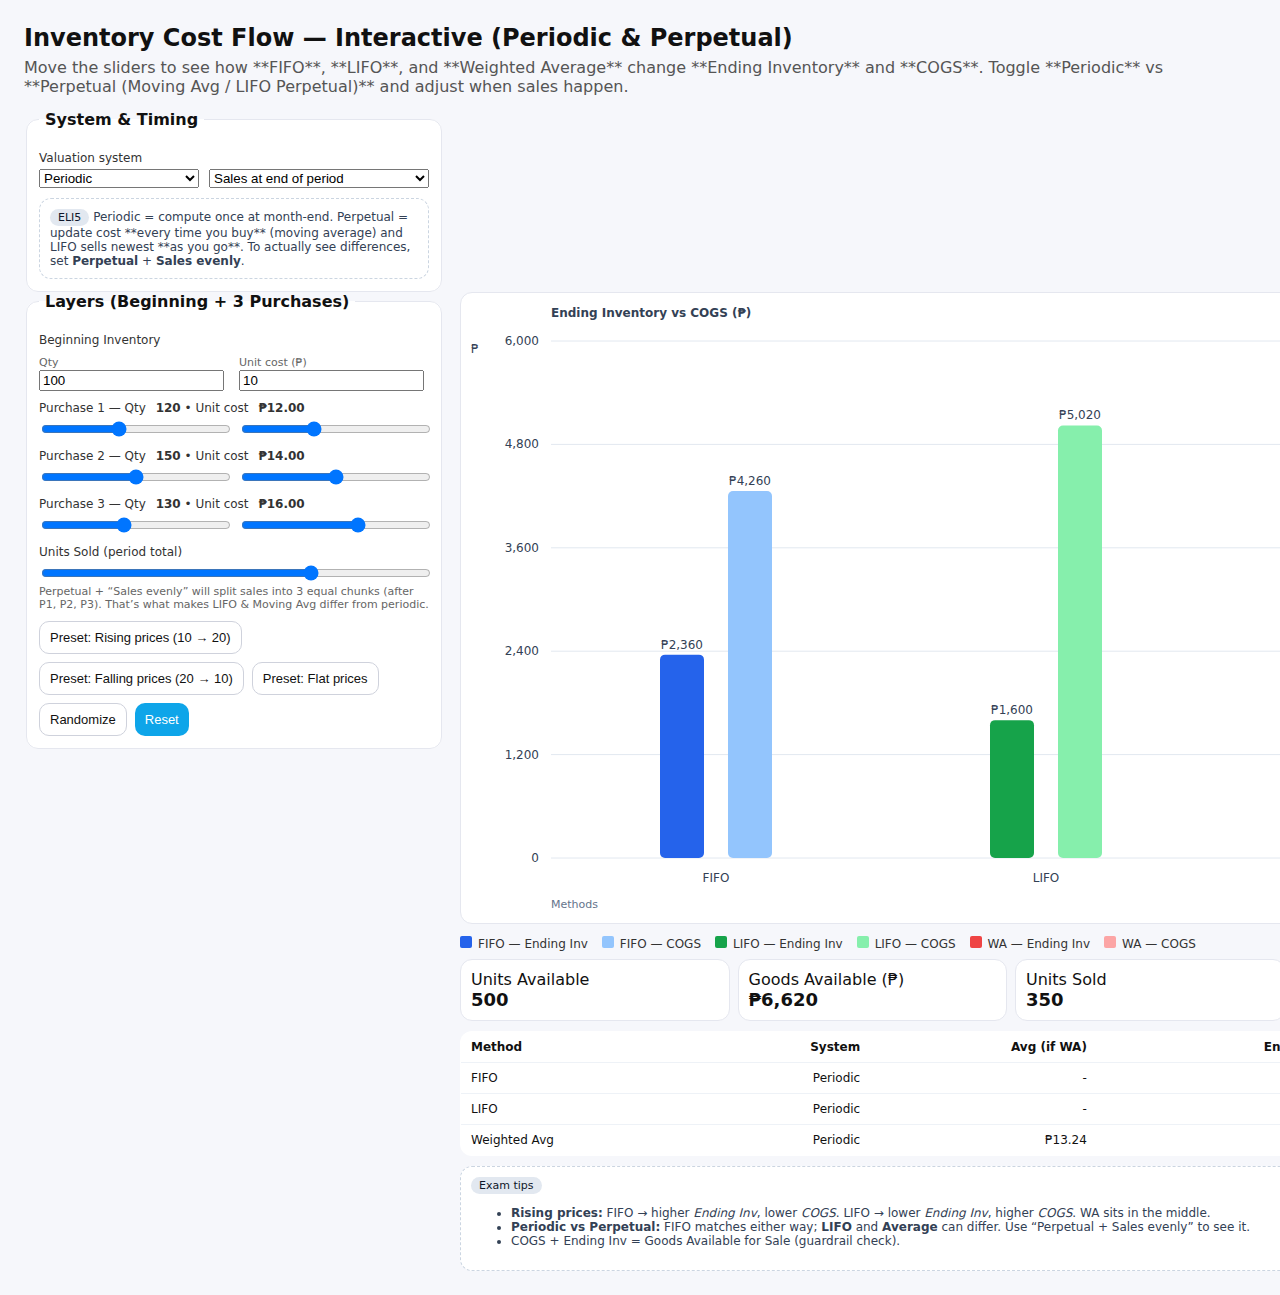
<file: inventory_cost_flow.html>
<!DOCTYPE html>
<html lang="en">
<head>
<meta charset="UTF-8" />
<title>Inventory Cost Flow — FIFO / LIFO / Weighted Avg (Periodic & Perpetual) • Interactive SVG</title>
<style>
  :root { --w: 1100px; --h: 630px; }
  body { font-family: Inter, system-ui, Arial; background:#f6f7fb; color:#111; margin:24px; }
  h2 { margin:0 0 6px }
  .sub { margin:0 0 14px; color:#555 }
  .wrap { display:grid; grid-template-columns: 420px 1fr; gap:16px; align-items:start; }
  fieldset { background:#fff; border:1px solid #e5e7ef; border-radius:12px; padding:12px; }
  legend { padding:0 6px; font-weight:600 }
  label { display:block; font-size:12px; color:#333; margin:10px 0 4px; }
  .row { display:grid; grid-template-columns:1fr 1fr; gap:10px; }
  .row3{ display:grid; grid-template-columns:1fr 1fr 1fr; gap:10px; }
  input[type=range] { width:100% }
  .val { font-variant-numeric: tabular-nums; font-weight:600; margin-left:6px; }
  .hint { font-size:11px; color:#666; }
  .btnrow { display:flex; gap:8px; flex-wrap:wrap; margin-top:10px }
  button { cursor:pointer; background:#111827; color:#fff; border:none; border-radius:10px; padding:8px 10px; font-size:13px }
  .ghost{ background:#fff; color:#111; border:1px solid #cfd2dc }
  .soft { background:#0ea5e9 }
  svg { background:#fff; border:1px solid #e5e7ef; border-radius:12px; width:var(--w); height:var(--h); }
  .legend { display:flex; gap:14px; font-size:12px; color:#333; margin:8px 0; flex-wrap:wrap }
  .sw { width:12px; height:12px; display:inline-block; border-radius:2px; margin-right:6px }
  .kpis { display:grid; grid-template-columns:repeat(4,minmax(0,1fr)); gap:8px; margin-top:8px }
  .kpi { background:#fff; border:1px solid #e5e7ef; border-radius:12px; padding:10px }
  .kpi .v { font-weight:700; font-size:18px }
  table { width:100%; border-collapse:collapse; background:#fff; border:1px solid #e5e7ef; border-radius:12px; overflow:hidden; margin-top:10px }
  th,td { padding:8px 10px; border-bottom:1px solid #eef2f7; font-size:12px; text-align:right }
  th:first-child, td:first-child { text-align:left }
  tr:last-child td { border-bottom:none }
  .bar { transition: height .35s ease, y .35s ease; }
  .xlab { font-size:12px; fill:#334155; text-anchor:middle }
  .ylab, .title { font-size:12px; fill:#334155 }
  .title { font-weight:700 }
  .unit { font-size:11px; fill:#64748b }
  .line { stroke:#e2e8f0; stroke-width:1 }
  .pill { font-size:11px; color:#0f172a; background:#e2e8f0; padding:2px 8px; border-radius:999px; display:inline-block; }
  .callout { background:#fff; border:1px dashed #cbd5e1; border-radius:12px; padding:10px; margin-top:10px; font-size:12px; color:#334155 }
  #err { color:#b91c1c; font-size:12px; display:none; margin-top:6px }
</style>
</head>
<body>
<h2>Inventory Cost Flow — Interactive (Periodic & Perpetual)</h2>
<p class="sub">Move the sliders to see how **FIFO**, **LIFO**, and **Weighted Average** change **Ending Inventory** and **COGS**. Toggle **Periodic** vs **Perpetual (Moving Avg / LIFO Perpetual)** and adjust when sales happen.</p>

<div class="wrap">
  <fieldset>
    <legend>System & Timing</legend>
    <label>Valuation system</label>
    <div class="row">
      <select id="system">
        <option value="periodic" selected>Periodic</option>
        <option value="perpetual">Perpetual</option>
      </select>
      <select id="timing">
        <option value="end" selected>Sales at end of period</option>
        <option value="even">Sales evenly after each purchase</option>
      </select>
    </div>
    <div class="callout">
      <span class="pill">ELI5</span> Periodic = compute once at month-end. Perpetual = update cost **every time you buy** (moving average) and LIFO sells newest **as you go**. To actually see differences, set <b>Perpetual</b> + <b>Sales evenly</b>.
    </div>
  </fieldset>

  <div></div>
</div>

<div class="wrap">
  <fieldset>
    <legend>Layers (Beginning + 3 Purchases)</legend>

    <label>Beginning Inventory</label>
    <div class="row">
      <div>
        <span class="hint">Qty</span><br/>
        <input id="q0" type="number" value="100" min="0" step="10" />
      </div>
      <div>
        <span class="hint">Unit cost (₱)</span><br/>
        <input id="p0" type="number" value="10" min="0" step="0.5" />
      </div>
    </div>

    <label>Purchase 1 — Qty <span class="val" id="q1v">120</span> • Unit cost <span class="val">₱<span id="p1v">12.00</span></span></label>
    <div class="row">
      <input id="q1" type="range" min="0" max="300" step="10" value="120" />
      <input id="p1" type="range" min="6" max="22" step="0.1" value="12" />
    </div>

    <label>Purchase 2 — Qty <span class="val" id="q2v">150</span> • Unit cost <span class="val">₱<span id="p2v">14.00</span></span></label>
    <div class="row">
      <input id="q2" type="range" min="0" max="300" step="10" value="150" />
      <input id="p2" type="range" min="6" max="22" step="0.1" value="14" />
    </div>

    <label>Purchase 3 — Qty <span class="val" id="q3v">130</span> • Unit cost <span class="val">₱<span id="p3v">16.00</span></span></label>
    <div class="row">
      <input id="q3" type="range" min="0" max="300" step="10" value="130" />
      <input id="p3" type="range" min="6" max="22" step="0.1" value="16" />
    </div>

    <label>Units Sold (period total)</label>
    <input id="sold" type="range" min="0" max="500" step="10" value="350" />
    <div class="hint">Perpetual + “Sales evenly” will split sales into 3 equal chunks (after P1, P2, P3). That’s what makes LIFO & Moving Avg differ from periodic.</div>

    <div class="btnrow">
      <button id="presetUp"  class="ghost">Preset: Rising prices (10 → 20)</button>
      <button id="presetDown" class="ghost">Preset: Falling prices (20 → 10)</button>
      <button id="presetFlat" class="ghost">Preset: Flat prices</button>
      <button id="randomize" class="ghost">Randomize</button>
      <button id="reset" class="soft">Reset</button>
    </div>

    <div id="err" aria-live="polite"></div>
  </fieldset>

  <div>
    <svg id="chart" viewBox="0 0 1100 630" preserveAspectRatio="xMidYMid meet"></svg>

    <div class="legend">
      <div><span class="sw" style="background:#2563eb"></span>FIFO — Ending Inv</div>
      <div><span class="sw" style="background:#93c5fd"></span>FIFO — COGS</div>
      <div><span class="sw" style="background:#16a34a"></span>LIFO — Ending Inv</div>
      <div><span class="sw" style="background:#86efac"></span>LIFO — COGS</div>
      <div><span class="sw" style="background:#ef4444"></span>WA — Ending Inv</div>
      <div><span class="sw" style="background:#fca5a5"></span>WA — COGS</div>
    </div>

    <div class="kpis" id="kpis"></div>

    <table>
      <thead>
        <tr>
          <th>Method</th><th>System</th><th>Avg (if WA)</th>
          <th>Ending Inv (₱)</th><th>COGS (₱)</th>
        </tr>
      </thead>
      <tbody id="tbody"></tbody>
    </table>

    <div class="callout">
      <span class="pill">Exam tips</span>
      <ul>
        <li><b>Rising prices:</b> FIFO → higher <i>Ending Inv</i>, lower <i>COGS</i>. LIFO → lower <i>Ending Inv</i>, higher <i>COGS</i>. WA sits in the middle.</li>
        <li><b>Periodic vs Perpetual:</b> FIFO matches either way; <b>LIFO</b> and <b>Average</b> can differ. Use “Perpetual + Sales evenly” to see it.</li>
        <li>COGS + Ending Inv = Goods Available for Sale (guardrail check).</li>
      </ul>
    </div>
  </div>
</div>

<script>
const el = {
  system: document.getElementById('system'),
  timing: document.getElementById('timing'),
  q0: document.getElementById('q0'), p0: document.getElementById('p0'),
  q1: document.getElementById('q1'), p1: document.getElementById('p1'),
  q2: document.getElementById('q2'), p2: document.getElementById('p2'),
  q3: document.getElementById('q3'), p3: document.getElementById('p3'),
  q1v: document.getElementById('q1v'), q2v: document.getElementById('q2v'), q3v: document.getElementById('q3v'),
  p1v: document.getElementById('p1v'), p2v: document.getElementById('p2v'), p3v: document.getElementById('p3v'),
  sold: document.getElementById('sold'),
  chart: document.getElementById('chart'),
  tbody: document.getElementById('tbody'),
  kpis: document.getElementById('kpis'),
  err: document.getElementById('err'),
  presetUp: document.getElementById('presetUp'),
  presetDown: document.getElementById('presetDown'),
  presetFlat: document.getElementById('presetFlat'),
  randomize: document.getElementById('randomize'),
  reset: document.getElementById('reset'),
};

const COLORS = {
  fifoEI:'#2563eb', fifoCOGS:'#93c5fd',
  lifoEI:'#16a34a', lifoCOGS:'#86efac',
  waEI:'#ef4444',   waCOGS:'#fca5a5'
};

function fmt(n){ return Number(n.toFixed(2)).toLocaleString(); }
function layer(q, p){ return {q:+q, p:+p}; }
function deepCopy(arr){ return arr.map(x=>({q:x.q, p:x.p})); }

function sellFIFO(layers, qty){
  let soldCost = 0, remain = qty;
  for (const L of layers){
    if (remain<=0) break;
    const take = Math.min(L.q, remain);
    soldCost += take * L.p;
    L.q -= take; remain -= take;
  }
  const EI = layers.reduce((s,L)=>s + L.q*L.p, 0);
  return {COGS:soldCost, EI};
}
function sellLIFO(layers, qty){
  let soldCost = 0, remain = qty;
  for (let i=layers.length-1; i>=0; i--){
    if (remain<=0) break;
    const L = layers[i];
    const take = Math.min(L.q, remain);
    soldCost += take * L.p;
    L.q -= take; remain -= take;
  }
  const EI = layers.reduce((s,L)=>s + L.q*L.p, 0);
  return {COGS:soldCost, EI};
}
function periodicWA(layers, qtySold){
  const units = layers.reduce((s,L)=>s+L.q,0);
  const cost  = layers.reduce((s,L)=>s+L.q*L.p,0);
  const avg = units>0 ? cost/units : 0;
  const sold = Math.min(qtySold, units);
  return {avg, COGS: sold*avg, EI: (units-sold)*avg};
}

// Perpetual simulation (events in time)
function perpetualSim(begin, purchases, salesChunks){
  // begin: {q,p}
  // purchases: [{q,p}, ...] in time order
  // salesChunks: number[] amounts, where sales happen after each purchase
  // Running state:
  let fifoLayers = [layer(begin.q, begin.p)];
  let lifoLayers = [layer(begin.q, begin.p)];
  let waUnits = begin.q, waCost = begin.q * begin.p; // moving average
  let lifoCOGS=0, fifoCOGS=0, waCOGS=0;
  // iterate purchases
  for(let i=0;i<purchases.length;i++){
    const pu = purchases[i];
    // add layer
    fifoLayers.push(layer(pu.q, pu.p));
    lifoLayers.push(layer(pu.q, pu.p));
    // update moving average on purchase
    waUnits += pu.q; waCost += pu.q * pu.p;
    // sale chunk after this purchase if any
    const sale = salesChunks[i] || 0;
    if (sale>0){
      // FIFO sale
      const fifoRes = sellFIFO(fifoLayers, sale);
      fifoCOGS += fifoRes.COGS; fifoLayers = rebuildLayersFromEI(fifoLayers);
      // LIFO sale
      const lifoRes = sellLIFO(lifoLayers, sale);
      lifoCOGS += lifoRes.COGS; lifoLayers = rebuildLayersFromEI(lifoLayers);
      // WA sale at current moving avg
      const avg = waUnits>0 ? waCost/waUnits : 0;
      const take = Math.min(sale, waUnits);
      waCOGS += take * avg;
      waUnits -= take; waCost -= take * avg;
    }
  }
  // Ending values:
  const fifoEI = fifoLayers.reduce((s,L)=>s+L.q*L.p,0);
  const lifoEI = lifoLayers.reduce((s,L)=>s+L.q*L.p,0);
  const waEI   = waCost; // value remaining at moving average
  return {
    fifo:{COGS:fifoCOGS, EI:fifoEI},
    lifo:{COGS:lifoCOGS, EI:lifoEI},
    wa:{avg: waUnits>0? waCost/waUnits:0, COGS:waCOGS, EI:waEI}
  };
}
function rebuildLayersFromEI(layers){ // keep non-zero layers only (for visual correctness)
  return layers.filter(L=>L.q>0).map(L=>({q:L.q, p:L.p}));
}

function compute(){
  try{
    el.err.style.display='none'; el.err.textContent='';
    // Read inputs
    const q0 = Math.max(0, +el.q0.value || 0);
    const p0 = Math.max(0, +el.p0.value || 0);
    const q1 = +el.q1.value, q2 = +el.q2.value, q3 = +el.q3.value;
    const p1 = +el.p1.value, p2 = +el.p2.value, p3 = +el.p3.value;
    const system = el.system.value;
    const timing = el.timing.value;

    el.q1v.textContent = q1; el.q2v.textContent = q2; el.q3v.textContent = q3;
    el.p1v.textContent = p1.toFixed(2); el.p2v.textContent = p2.toFixed(2); el.p3v.textContent = p3.toFixed(2);

    const layers = [ layer(q0,p0), layer(q1,p1), layer(q2,p2), layer(q3,p3) ];
    const totalUnits = layers.reduce((s,L)=>s+L.q,0);
    const totalCost  = layers.reduce((s,L)=>s+L.q*L.p,0);
    const sold = Math.min(+el.sold.value, totalUnits);
    el.sold.max = totalUnits;

    let fifo, lifo, wa;
    if (system==='periodic'){
      fifo = sellFIFO(deepCopy(layers), sold);
      lifo = sellLIFO(deepCopy(layers), sold);
      wa   = periodicWA(deepCopy(layers), sold);
    } else {
      // Perpetual: build sequence
      const begin = {q:q0, p:p0};
      const purchases = [ {q:q1,p:p1}, {q:q2,p:p2}, {q:q3,p:p3} ];
      let salesChunks = [0,0,0];
      if (timing==='even'){
        const chunk = Math.floor(sold/3);
        salesChunks = [chunk, chunk, sold - 2*chunk];
      } else {
        // end of period => one sale after last purchase
        salesChunks = [0,0,sold];
      }
      const sims = perpetualSim(begin, purchases, salesChunks);
      fifo = sims.fifo; lifo = sims.lifo; wa = sims.wa;
    }

    // Guardrail: show KPIs
    const availUnits = totalUnits;
    const kpiHTML = `
      <div class="kpi"><div class="muted">Units Available</div><div class="v">${availUnits.toLocaleString()}</div></div>
      <div class="kpi"><div class="muted">Goods Available (₱)</div><div class="v">₱${fmt(totalCost)}</div></div>
      <div class="kpi"><div class="muted">Units Sold</div><div class="v">${sold.toLocaleString()}</div></div>
      <div class="kpi"><div class="muted">Units in Ending Inv</div><div class="v">${(availUnits - sold).toLocaleString()}</div></div>
    `;
    el.kpis.innerHTML = kpiHTML;

    // Table
    const rows = [
      ['FIFO', system, '-', fifo.EI, fifo.COGS],
      ['LIFO', system, '-', lifo.EI, lifo.COGS],
      ['Weighted Avg', system, '₱'+fmt(wa.avg || 0), wa.EI, wa.COGS],
    ];
    el.tbody.innerHTML = rows.map(r=>`
      <tr>
        <td>${r[0]}</td>
        <td>${r[1][0].toUpperCase()+r[1].slice(1)}</td>
        <td>${r[2]}</td>
        <td>₱${fmt(r[3])}</td>
        <td>₱${fmt(r[4])}</td>
      </tr>
    `).join('');

    drawChart({fifo, lifo, wa});
    // Identity check: small tolerance for rounding on WA
    const sumFIFO = fifo.EI + fifo.COGS, sumLIFO=lifo.EI + lifo.COGS, sumWA=(wa.EI + wa.COGS);
    const ok = Math.abs(sumFIFO - totalCost)<0.01 && Math.abs(sumLIFO - totalCost)<0.01 && Math.abs(sumWA - totalCost)<0.02;
    if(!ok){ el.err.style.display='block'; el.err.textContent = 'Heads up: rounding drift detected in WA; totals may differ by a few centavos.'; }
  } catch(e){
    el.err.style.display='block';
    el.err.textContent = 'Error: '+e.message;
  }
}

function drawChart(data){
  const svg = el.chart; svg.innerHTML = '';
  const pad = {l:90, r:20, t:48, b:65};
  const W = 1100 - pad.l - pad.r;
  const H = 630 - pad.t - pad.b;
  const g = (tag, attrs={}) => { const n=document.createElementNS('http://www.w3.org/2000/svg',tag); for (const k in attrs) n.setAttribute(k, attrs[k]); return n; };

  const title = g('text',{x:pad.l, y:24, class:'title'}); title.textContent='Ending Inventory vs COGS (₱)'; svg.appendChild(title);
  const ylab = g('text',{x:10, y:pad.t+12, class:'ylab'}); ylab.textContent='₱'; svg.appendChild(ylab);
  const unit = g('text',{x:pad.l, y:615, class:'unit'}); unit.textContent='Methods'; svg.appendChild(unit);

  const G = g('g',{transform:`translate(${pad.l},${pad.t})`});
  svg.appendChild(G);

  const maxVal = Math.max(data.fifo.EI, data.fifo.COGS, data.lifo.EI, data.lifo.COGS, data.wa.EI, data.wa.COGS);
  const ymax = Math.max(1, Math.ceil(maxVal/1000)*1000);
  const y = v => H - (v / ymax) * H;

  // grid
  const steps = 5;
  for(let i=0;i<=steps;i++){
    const yy = H - (i/steps)*H;
    G.appendChild(g('line',{x1:0,y1:yy,x2:W,y2:yy, class:'line'}));
    const lbl = g('text',{x:-12, y:yy+4, 'text-anchor':'end', class:'ylab'}); lbl.textContent = (ymax*i/steps).toLocaleString(); G.appendChild(lbl);
  }

  const groups = ['FIFO','LIFO','Weighted Avg'];
  const band = W / groups.length;
  const barW = 44;

  function drawGroup(ix, ei, cogs, colEI, colCOGS){
    const x0 = ix*band + band/2;
    const eiRect = g('rect',{x:x0-56, width:barW, y:y(ei), height:(H - y(ei)), fill:colEI, class:'bar', rx:5});
    const cogsRect = g('rect',{x:x0+12, width:barW, y:y(cogs), height:(H - y(cogs)), fill:colCOGS, class:'bar', rx:5});
    G.appendChild(eiRect); G.appendChild(cogsRect);
    const xl = g('text',{x:x0, y:H+24, class:'xlab'}); xl.textContent = groups[ix]; G.appendChild(xl);
    const eiV = g('text',{x:x0-56+barW/2, y:y(ei)-6, class:'xlab'}); eiV.textContent = '₱'+fmt(ei); G.appendChild(eiV);
    const cgV = g('text',{x:x0+12+barW/2, y:y(cogs)-6, class:'xlab'}); cgV.textContent = '₱'+fmt(cogs); G.appendChild(cgV);
  }

  drawGroup(0, data.fifo.EI, data.fifo.COGS, COLORS.fifoEI, COLORS.fifoCOGS);
  drawGroup(1, data.lifo.EI, data.lifo.COGS, COLORS.lifoEI, COLORS.lifoCOGS);
  drawGroup(2, data.wa.EI,   data.wa.COGS,   COLORS.waEI,   COLORS.waCOGS);
}

// Events
['input','change'].forEach(evt=>{
  [el.system, el.timing, el.q0, el.p0, el.q1, el.p1, el.q2, el.p2, el.q3, el.p3, el.sold].forEach(x=> x.addEventListener(evt, compute));
});

el.presetUp.addEventListener('click', ()=>{
  el.p1.value = 12; el.p2.value = 16; el.p3.value = 20; compute();
});
el.presetDown.addEventListener('click', ()=>{
  el.p1.value = 20; el.p2.value = 14; el.p3.value = 10; compute();
});
el.presetFlat.addEventListener('click', ()=>{
  el.p1.value = 12; el.p2.value = 12; el.p3.value = 12; compute();
});
el.randomize.addEventListener('click', ()=>{
  const r = () => (8 + Math.random()*12).toFixed(1);
  el.p1.value = r(); el.p2.value = r(); el.p3.value = r();
  el.q1.value = Math.round(50 + Math.random()*250);
  el.q2.value = Math.round(50 + Math.random()*250);
  el.q3.value = Math.round(50 + Math.random()*250);
  compute();
});
el.reset.addEventListener('click', ()=>{
  el.system.value='periodic'; el.timing.value='end';
  el.q0.value = 100; el.p0.value = 10;
  el.q1.value = 120; el.p1.value = 12;
  el.q2.value = 150; el.p2.value = 14;
  el.q3.value = 130; el.p3.value = 16;
  el.sold.value = 350;
  compute();
});

// init
compute();
</script>
</body>
</html>
</file>
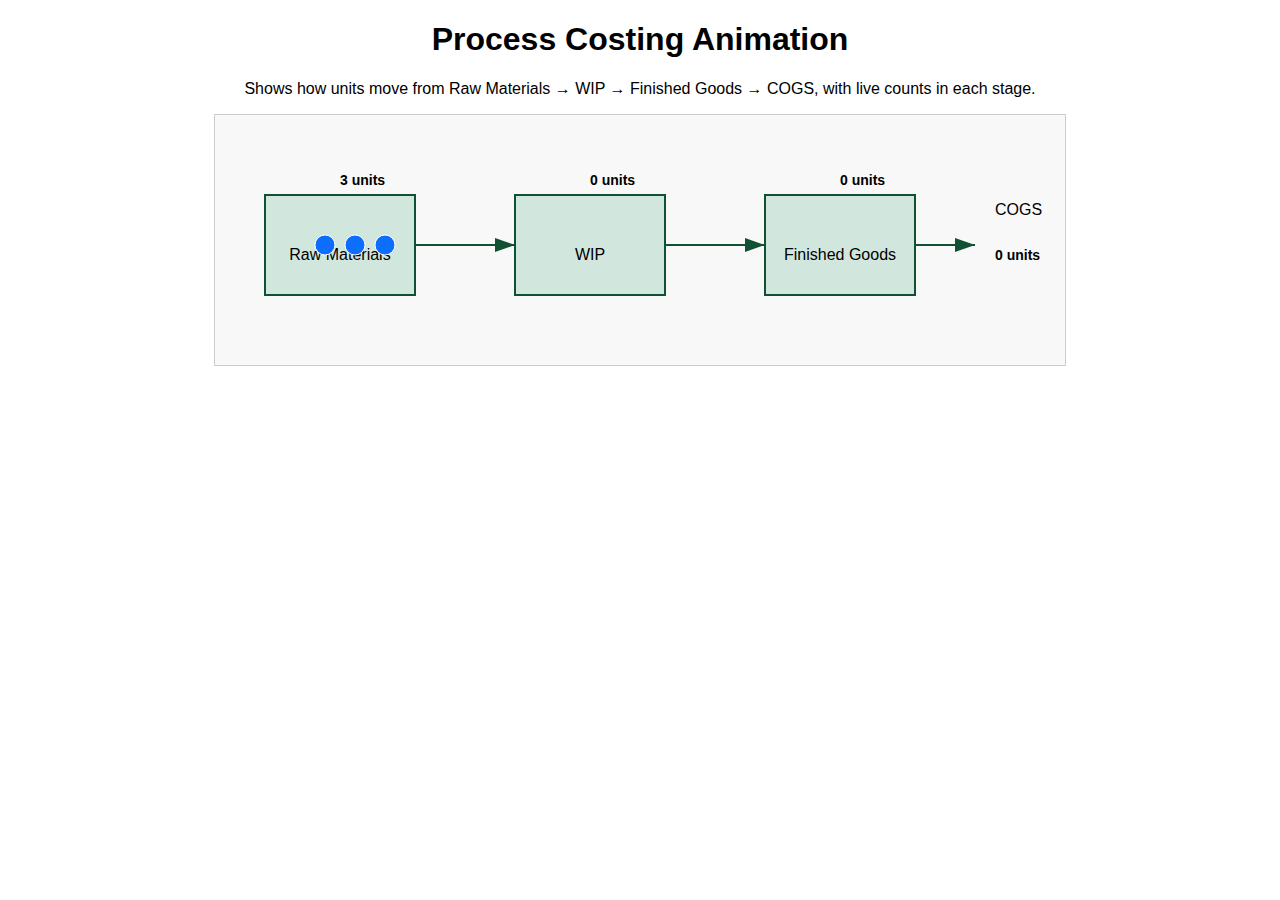
<file: processcosting.html>
<!DOCTYPE html>
<html lang="en">
<head>
<meta charset="UTF-8">
<title>Process Costing Flow with Counts</title>
<style>
  body { font-family: Arial, sans-serif; text-align: center; margin-top: 20px; }
  svg { background: #f8f8f8; border: 1px solid #ccc; }
  .stage { fill: #d1e7dd; stroke: #0f5132; stroke-width: 2px; }
  .arrow { stroke: #0f5132; stroke-width: 2px; marker-end: url(#arrowhead); }
  .unit { fill: #0d6efd; stroke: white; stroke-width: 1px; }
  .count-label { font-size: 14px; fill: #000; font-weight: bold; }
</style>
</head>
<body>

<h1>Process Costing Animation</h1>
<p>Shows how units move from Raw Materials → WIP → Finished Goods → COGS, with live counts in each stage.</p>

<svg id="flowSVG" width="850" height="250">
  <defs>
    <marker id="arrowhead" markerWidth="10" markerHeight="7" refX="10" refY="3.5" orient="auto">
      <polygon points="0 0, 10 3.5, 0 7" fill="#0f5132"/>
    </marker>
  </defs>

  <!-- Stages -->
  <rect x="50" y="80" width="150" height="100" class="stage"/>
  <text x="125" y="145" text-anchor="middle" font-size="16">Raw Materials</text>
  <text id="countRM" x="125" y="70" class="count-label">3 units</text>

  <rect x="300" y="80" width="150" height="100" class="stage"/>
  <text x="375" y="145" text-anchor="middle" font-size="16">WIP</text>
  <text id="countWIP" x="375" y="70" class="count-label">0 units</text>

  <rect x="550" y="80" width="150" height="100" class="stage"/>
  <text x="625" y="145" text-anchor="middle" font-size="16">Finished Goods</text>
  <text id="countFG" x="625" y="70" class="count-label">0 units</text>

  <text id="countCOGS" x="780" y="145" class="count-label">0 units</text>
  <text x="780" y="100" font-size="16">COGS</text>

  <!-- Arrows -->
  <line x1="200" y1="130" x2="300" y2="130" class="arrow"/>
  <line x1="450" y1="130" x2="550" y2="130" class="arrow"/>
  <line x1="700" y1="130" x2="760" y2="130" class="arrow"/>

  <!-- Units -->
  <circle class="unit" r="10" cx="80" cy="130"/>
  <circle class="unit" r="10" cx="110" cy="130"/>
  <circle class="unit" r="10" cx="140" cy="130"/>
</svg>

<script>
const units = document.querySelectorAll('.unit');
let counts = { RM: 3, WIP: 0, FG: 0, COGS: 0 };
const labels = {
  RM: document.getElementById('countRM'),
  WIP: document.getElementById('countWIP'),
  FG: document.getElementById('countFG'),
  COGS: document.getElementById('countCOGS')
};

function updateCounts() {
  labels.RM.textContent = `${counts.RM} units`;
  labels.WIP.textContent = `${counts.WIP} units`;
  labels.FG.textContent = `${counts.FG} units`;
  labels.COGS.textContent = `${counts.COGS} units`;
}

function animateUnits() {
  units.forEach((unit, index) => {
    const delay = index * 1000;
    setTimeout(() => moveThroughStages(unit), delay);
  });
}

function moveThroughStages(unit) {
  moveUnit(unit, 80, 130, 350, 130, 2000, () => {
    counts.RM--; counts.WIP++; updateCounts();
    moveUnit(unit, 350, 130, 600, 130, 2000, () => {
      counts.WIP--; counts.FG++; updateCounts();
      moveUnit(unit, 600, 130, 780, 130, 2000, () => {
        counts.FG--; counts.COGS++; updateCounts();
      });
    });
  });
}

function moveUnit(unit, startX, startY, endX, endY, duration, callback) {
  let startTime = null;
  function animate(time) {
    if (!startTime) startTime = time;
    const progress = Math.min((time - startTime) / duration, 1);
    const x = startX + (endX - startX) * progress;
    const y = startY + (endY - startY) * progress;
    unit.setAttribute('cx', x);
    unit.setAttribute('cy', y);
    if (progress < 1) {
      requestAnimationFrame(animate);
    } else if (callback) {
      callback();
    }
  }
  requestAnimationFrame(animate);
}

updateCounts();
animateUnits();
</script>

</body>
</html>
</file>
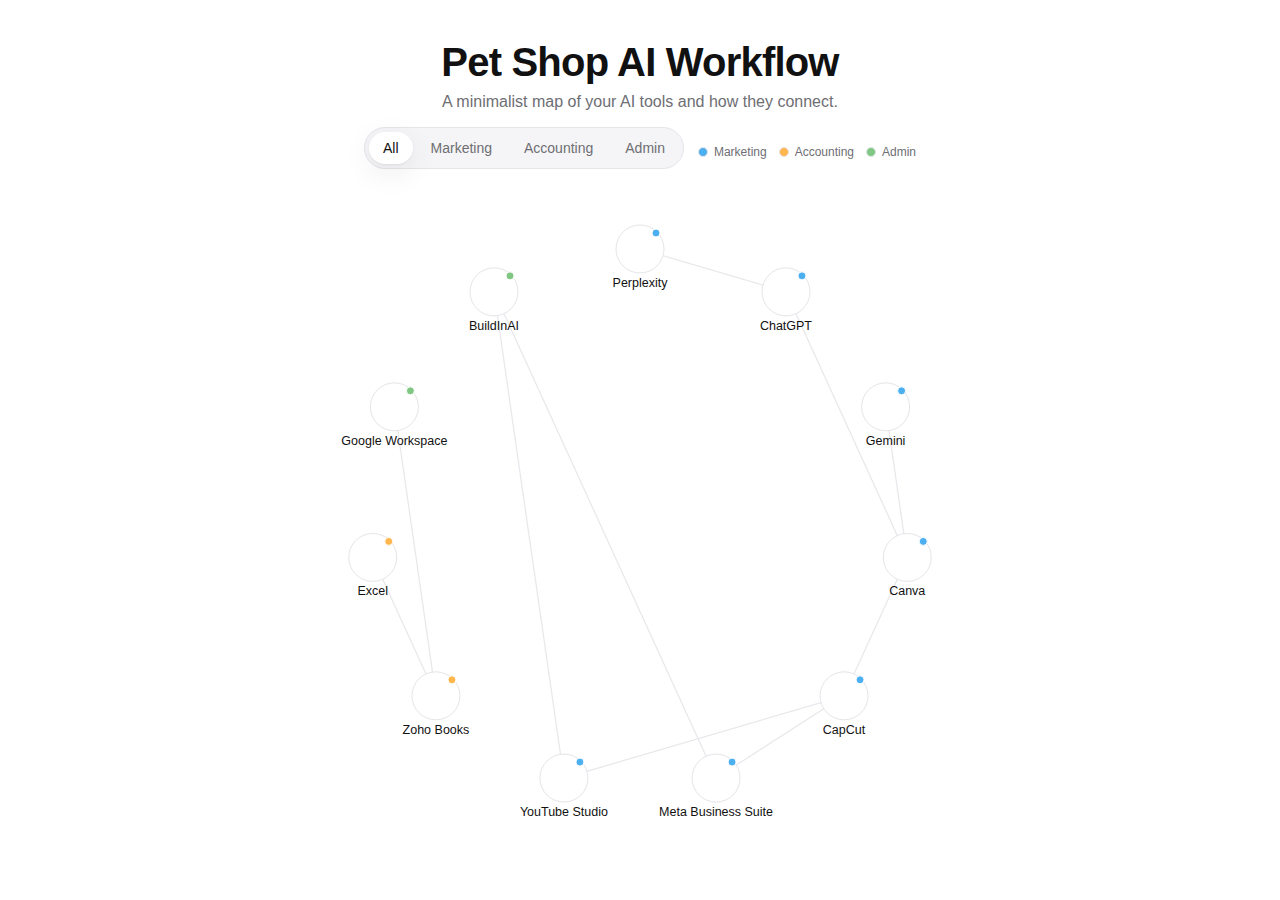
<file: purrfectworkflow.html>
<!DOCTYPE html>
<html lang="en">
<head>
<meta charset="UTF-8">
<meta name="viewport" content="width=device-width,initial-scale=1">
<title>Pet Shop Workflow</title>
<style>
:root {
  --bg: #ffffff;
  --text: #111111;
  --muted: #6e6e73;
  --line: #e5e5ea;
  --chip-bg: #f5f5f7;
  --node-bg: #ffffff;
  --accent: #0071e3;
  --shadow: 0 1px 2px rgba(0,0,0,.06), 0 8px 30px rgba(0,0,0,.08);
}
@media (prefers-color-scheme: dark) {
  :root {
    --bg: #000000;
    --text: #f5f5f7;
    --muted: #9e9ea5;
    --line: #2c2c2e;
    --chip-bg: #1c1c1e;
    --node-bg: #0b0b0c;
    --accent: #0a84ff;
    --shadow: 0 6px 24px rgba(0,0,0,.6);
  }
}
* { box-sizing: border-box; }
html, body { height: 100%; }
body {
  margin: 0;
  background: var(--bg);
  color: var(--text);
  font-family: -apple-system, BlinkMacSystemFont, "Segoe UI", Roboto, "Helvetica Neue", Arial, "Noto Sans", "Apple Color Emoji", "Segoe UI Emoji", sans-serif;
  -webkit-font-smoothing: antialiased;
  -moz-osx-font-smoothing: grayscale;
}

header {
  text-align: center;
  padding: 40px 16px 18px;
}
h1 {
  margin: 0;
  font-weight: 600;
  font-size: clamp(26px, 3.2vw, 40px);
  letter-spacing: -0.02em;
}
.subtle {
  margin: 8px 0 16px;
  color: var(--muted);
  font-size: clamp(14px, 1.8vw, 16px);
}

.controls {
  display: flex;
  align-items: center;
  justify-content: center;
  gap: 14px;
  flex-wrap: wrap;
}
.segmented {
  display: inline-flex;
  align-items: center;
  background: var(--chip-bg);
  border: 1px solid var(--line);
  border-radius: 9999px;
  padding: 4px;
  gap: 4px;
}
.segmented .segment {
  appearance: none;
  border: 0;
  background: transparent;
  color: var(--muted);
  padding: 8px 14px;
  font-size: 14px;
  border-radius: 9999px;
  cursor: pointer;
  transition: color .2s, background .2s, box-shadow .2s;
}
.segmented .segment.active {
  background: var(--bg);
  color: var(--text);
  box-shadow: var(--shadow);
}
.segment:focus-visible {
  outline: 2px solid var(--accent);
  outline-offset: 2px;
}

.legend {
  display: flex;
  gap: 12px;
  justify-content: center;
  margin-top: 8px;
  color: var(--muted);
  font-size: 12px;
}
.legend span { display: inline-flex; align-items: center; gap: 6px; }
.legend i {
  width: 10px;
  height: 10px;
  border-radius: 50%;
  display: inline-block;
  border: 1px solid var(--line);
}

main { padding: 8px 16px 24px; }
svg#workflow {
  width: 100%;
  height: min(72vh, 760px);
  display: block;
  background: var(--bg);
}

.link {
  stroke: var(--line);
  stroke-width: 1.25;
  vector-effect: non-scaling-stroke;
  transition: stroke .2s, opacity .2s, stroke-width .2s;
  opacity: .85;
}
.link.highlight {
  stroke: var(--accent);
  stroke-width: 2;
  opacity: 1;
}
.link.hidden { opacity: 0; pointer-events: none; }

.node { cursor: pointer; }
.node[hidden] { display: none; }
.node circle.main {
  fill: var(--node-bg);
  stroke: var(--line);
  stroke-width: 1;
  transition: stroke .2s, r .2s, fill .2s;
  filter: none;
}
.node:hover circle.main,
.node.active circle.main { stroke: var(--accent); stroke-width: 1.5; }
.node .group-dot { stroke: var(--bg); stroke-width: 1; }
.node text {
  fill: var(--text);
  font-size: 12.5px;
  pointer-events: none;
}

#tooltip {
  position: fixed;
  z-index: 10;
  background: var(--bg);
  color: var(--text);
  border: 1px solid var(--line);
  box-shadow: var(--shadow);
  padding: 8px 10px;
  border-radius: 12px;
  font-size: 12.5px;
  max-width: min(300px, 70vw);
}
#tooltip[hidden] { display: none; }
#tooltip .title { font-weight: 600; }
#tooltip .sub { color: var(--muted); margin-top: 2px; font-size: 12px; }
</style>
</head>
<body>
<header>
  <h1>Pet Shop AI Workflow</h1>
  <p class="subtle">A minimalist map of your AI tools and how they connect.</p>
  <div class="controls" aria-label="Filters and legend">
    <div class="segmented" role="tablist" aria-label="Filter by group">
      <button class="segment active" data-group="All" role="tab" aria-selected="true">All</button>
      <button class="segment" data-group="Marketing" role="tab" aria-selected="false">Marketing</button>
      <button class="segment" data-group="Accounting" role="tab" aria-selected="false">Accounting</button>
      <button class="segment" data-group="Admin" role="tab" aria-selected="false">Admin</button>
    </div>
    <div class="legend" aria-hidden="true">
      <span><i style="background:#4cafef"></i>Marketing</span>
      <span><i style="background:#ffb74d"></i>Accounting</span>
      <span><i style="background:#81c784"></i>Admin</span>
    </div>
  </div>
</header>

<main>
  <svg id="workflow" role="img" aria-label="Workflow map of tools and connections"></svg>
</main>

<div id="tooltip" role="tooltip" hidden></div>

<script>
const nodes = [
  { id: "Perplexity", group: "Marketing" },
  { id: "ChatGPT", group: "Marketing" },
  { id: "Gemini", group: "Marketing" },
  { id: "Canva", group: "Marketing" },
  { id: "CapCut", group: "Marketing" },
  { id: "Meta Business Suite", group: "Marketing" },
  { id: "YouTube Studio", group: "Marketing" },
  { id: "Zoho Books", group: "Accounting" },
  { id: "Excel", group: "Accounting" },
  { id: "Google Workspace", group: "Admin" },
  { id: "BuildInAI", group: "Admin" }
];

const links = [
  { source: "Perplexity", target: "ChatGPT" },
  { source: "ChatGPT", target: "Canva" },
  { source: "Gemini", target: "Canva" },
  { source: "Canva", target: "CapCut" },
  { source: "CapCut", target: "Meta Business Suite" },
  { source: "CapCut", target: "YouTube Studio" },
  { source: "Google Workspace", target: "Zoho Books" },
  { source: "Zoho Books", target: "Excel" },
  { source: "BuildInAI", target: "Meta Business Suite" },
  { source: "BuildInAI", target: "YouTube Studio" }
];

const groupColors = {
  "Marketing": "#4cafef",
  "Accounting": "#ffb74d",
  "Admin": "#81c784"
};

const descriptions = {
  "Perplexity": "AI search and research.",
  "ChatGPT": "Writing, ideas, and automation.",
  "Gemini": "Google AI assistant.",
  "Canva": "Design and graphics.",
  "CapCut": "Video editing and exports.",
  "Meta Business Suite": "Social scheduling and analytics.",
  "YouTube Studio": "Channel management and uploads.",
  "Zoho Books": "Invoices and accounting.",
  "Excel": "Spreadsheets and reporting.",
  "Google Workspace": "Docs, Mail, and Drive.",
  "BuildInAI": "Automated agent builder."
};

const svg = document.getElementById("workflow");
const tooltip = document.getElementById("tooltip");
const segments = document.querySelectorAll(".segment");

let width = 0, height = 0, radius = 0;
let nodeById = new Map();
let nodeEls = new Map();
let lineEls = [];
let state = { filter: "All" };

function computeLayout() {
  const rect = svg.getBoundingClientRect();
  width = rect.width;
  height = rect.height;
  radius = Math.min(width, height) / 2.4;
  nodes.forEach((n, i) => {
    const angle = (i / nodes.length) * 2 * Math.PI - Math.PI / 2;
    n.x = width / 2 + radius * Math.cos(angle);
    n.y = height / 2 + radius * Math.sin(angle);
  });
}

function clearSvg() {
  while (svg.firstChild) svg.removeChild(svg.firstChild);
}

function draw() {
  clearSvg();
  svg.setAttribute("width", width);
  svg.setAttribute("height", height);

  nodeById = new Map(nodes.map(n => [n.id, n]));
  nodeEls.clear();
  lineEls = [];

  links.forEach(l => {
    const s = nodeById.get(l.source);
    const t = nodeById.get(l.target);
    const line = document.createElementNS("http://www.w3.org/2000/svg", "line");
    line.setAttribute("x1", s.x);
    line.setAttribute("y1", s.y);
    line.setAttribute("x2", t.x);
    line.setAttribute("y2", t.y);
    line.setAttribute("class", "link");
    line.dataset.source = l.source;
    line.dataset.target = l.target;
    svg.appendChild(line);
    lineEls.push(line);
  });

  nodes.forEach(n => {
    const g = document.createElementNS("http://www.w3.org/2000/svg", "g");
    g.setAttribute("class", "node");
    g.setAttribute("data-id", n.id);
    g.setAttribute("data-group", n.group);
    g.setAttribute("tabindex", "0");
    g.setAttribute("role", "button");
    g.setAttribute("aria-label", `${n.id}, ${n.group}. Press Enter to highlight connections.`);

    const circle = document.createElementNS("http://www.w3.org/2000/svg", "circle");
    circle.setAttribute("class", "main");
    circle.setAttribute("cx", n.x);
    circle.setAttribute("cy", n.y);
    circle.setAttribute("r", 24);

    const groupDot = document.createElementNS("http://www.w3.org/2000/svg", "circle");
    groupDot.setAttribute("class", "group-dot");
    groupDot.setAttribute("cx", n.x + 16);
    groupDot.setAttribute("cy", n.y - 16);
    groupDot.setAttribute("r", 4);
    groupDot.setAttribute("fill", groupColors[n.group]);

    const text = document.createElementNS("http://www.w3.org/2000/svg", "text");
    text.setAttribute("x", n.x);
    text.setAttribute("y", n.y + 38);
    text.setAttribute("text-anchor", "middle");
    text.textContent = n.id;

    g.appendChild(circle);
    g.appendChild(groupDot);
    g.appendChild(text);

    g.addEventListener("click", () => highlight(n.id));
    g.addEventListener("keydown", e => {
      if (e.key === "Enter" || e.key === " ") {
        e.preventDefault();
        highlight(n.id);
      }
    });

    g.addEventListener("mouseenter", e => showTooltip(e.clientX, e.clientY, n));
    g.addEventListener("mousemove", e => moveTooltip(e.clientX, e.clientY));
    g.addEventListener("mouseleave", hideTooltip);
    g.addEventListener("focus", () => {
      const rect = circle.getBoundingClientRect();
      showTooltip(rect.left + rect.width / 2, rect.top + rect.height / 2, n);
    });
    g.addEventListener("blur", hideTooltip);

    svg.appendChild(g);
    nodeEls.set(n.id, g);
  });
}

function highlight(nodeId) {
  lineEls.forEach(l => l.classList.remove("highlight"));
  nodeEls.forEach(el => el.classList.remove("active"));
  const nodeEl = nodeEls.get(nodeId);
  if (nodeEl) nodeEl.classList.add("active");
  lineEls.forEach(l => {
    if (l.dataset.source === nodeId || l.dataset.target === nodeId) {
      l.classList.add("highlight");
      svg.appendChild(l);
    }
  });
}

function applyFilter(group) {
  state.filter = group;
  segments.forEach(b => {
    const active = b.dataset.group === group;
    b.classList.toggle("active", active);
    b.setAttribute("aria-selected", String(active));
  });

  nodeEls.forEach((el, id) => {
    const node = nodeById.get(id);
    const visible = group === "All" ? true : node.group === group;
    if (visible) el.removeAttribute("hidden");
    else el.setAttribute("hidden", "");
  });

  lineEls.forEach(l => {
    const show = !nodeEls.get(l.dataset.source).hasAttribute("hidden") &&
                 !nodeEls.get(l.dataset.target).hasAttribute("hidden");
    l.classList.toggle("hidden", !show);
  });
}

function showTooltip(clientX, clientY, node) {
  const desc = descriptions[node.id] || "";
  tooltip.innerHTML = `<div class="title">${node.id}</div><div class="sub">${node.group}</div>${desc ? `<div style="margin-top:6px">${desc}</div>` : ""}`;
  tooltip.hidden = false;
  moveTooltip(clientX, clientY);
}
function moveTooltip(clientX, clientY) {
  const pad = 12;
  const tw = tooltip.offsetWidth || 200;
  const th = tooltip.offsetHeight || 60;
  let left = clientX + pad;
  let top = clientY + pad;
  if (left + tw > window.innerWidth - 8) left = clientX - tw - pad;
  if (top + th > window.innerHeight - 8) top = clientY - th - pad;
  tooltip.style.transform = `translate3d(${Math.max(8, left)}px, ${Math.max(8, top)}px, 0)`;
}
function hideTooltip() {
  tooltip.hidden = true;
}

function onResize() {
  computeLayout();
  draw();
  applyFilter(state.filter);
}

segments.forEach(btn => {
  btn.addEventListener("click", () => applyFilter(btn.dataset.group));
});

computeLayout();
draw();
applyFilter(state.filter);
window.addEventListener("resize", onResize);
</script>
</body>
</html>
</file>
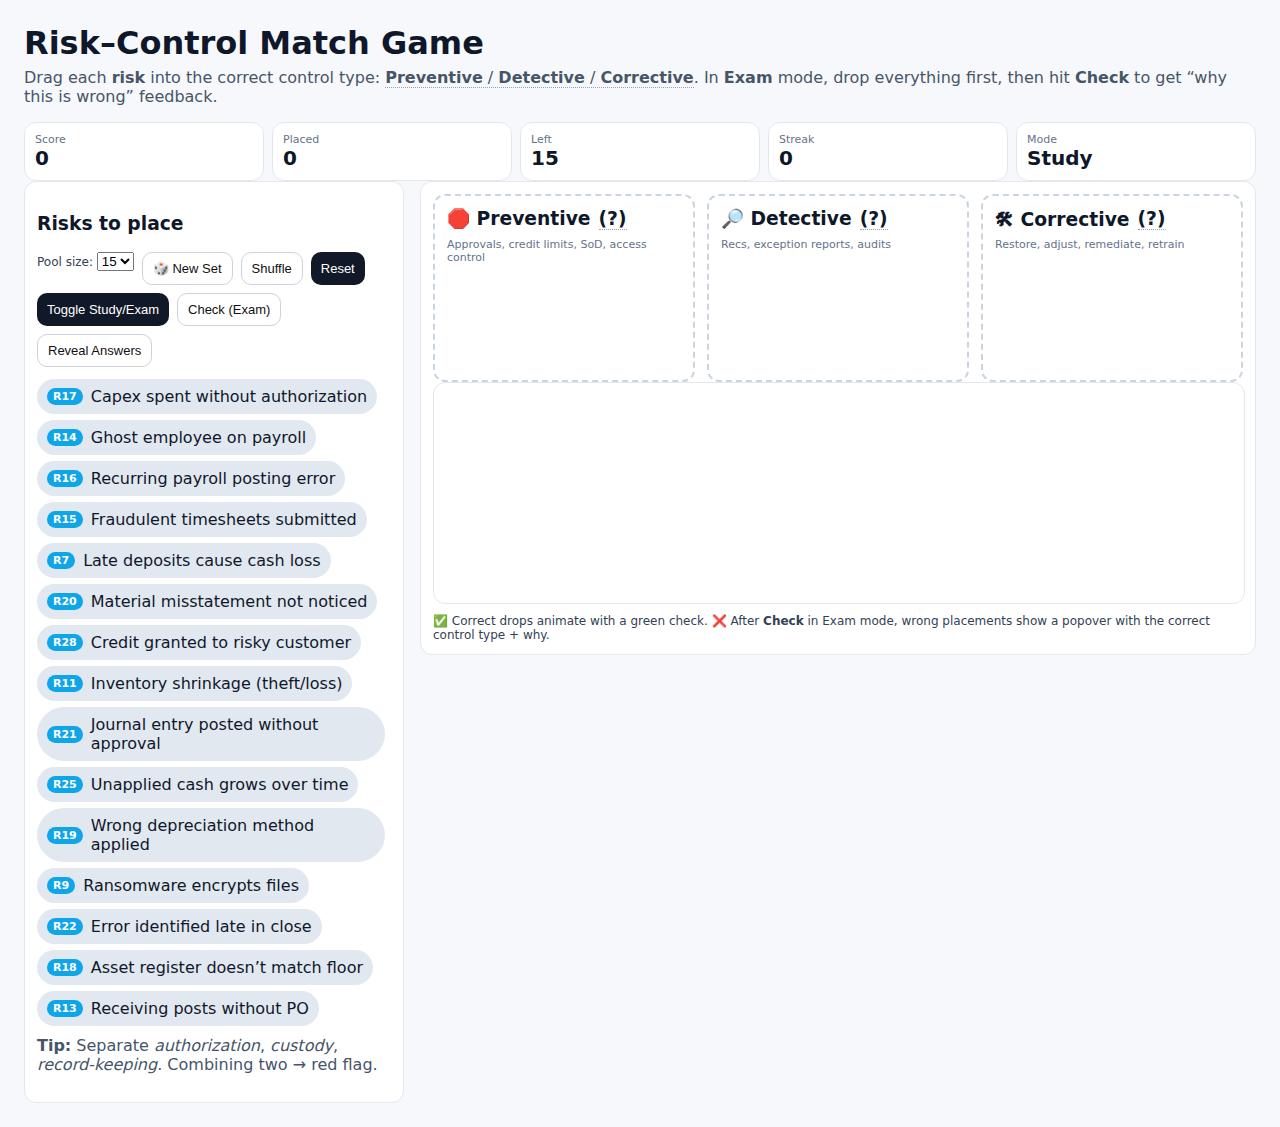
<file: risk.html>
<!DOCTYPE html>
<html lang="en">
<head>
<meta charset="UTF-8" />
<title>Risk–Control Match Game (CMA Study) — v2</title>
<meta name="viewport" content="width=device-width, initial-scale=1" />
<style>
  :root { --w: 1100px; }
  body{font-family: Inter, system-ui, Arial; background:#f7f8fb; color:#0f172a; margin:24px;}
  h1{margin:0 0 6px} .sub{margin:0 0 16px; color:#475569}
  .wrap{display:grid; grid-template-columns: 380px 1fr; gap:16px; align-items:start}
  .panel{background:#fff; border:1px solid #e5e7ef; border-radius:12px; padding:12px}
  .pill{display:inline-flex; align-items:center; gap:8px; padding:8px 10px; border-radius:999px; background:#e2e8f0; margin:6px 6px 0 0; cursor:grab; user-select:none}
  .pill[draggable="true"]:active{cursor:grabbing}
  .id{font-weight:700; font-size:11px; background:#0ea5e9; color:#fff; padding:2px 6px; border-radius:999px}
  .bins{display:grid; grid-template-columns: repeat(3, 1fr); gap:12px}
  .bin{border:2px dashed #cbd5e1; border-radius:12px; padding:12px; min-height:160px; background:#fff; position:relative}
  .bin h3{margin:0 0 8px; display:flex; align-items:center; gap:8px}
  .bin .hint{font-size:11px; color:#64748b}
  .bin.over{background:#f1f5f9; border-color:#94a3b8}
  .correct{animation: flash 800ms ease}
  .wrong{animation: shake 450ms ease}
  @keyframes flash{0%{background:#dcfce7}100%{background:#fff}}
  @keyframes shake{10%, 90%{transform:translateX(-3px)} 20%,80%{transform:translateX(3px)} 30%,50%,70%{transform:translateX(-6px)} 40%,60%{transform:translateX(6px)}}
  .kpis{display:grid; grid-template-columns:repeat(5,minmax(0,1fr)); gap:8px; margin-top:8px}
  .kpi{background:#fff; border:1px solid #e5e7ef; border-radius:12px; padding:10px}
  .kpi .t{font-size:11px; color:#64748b} .kpi .v{font-size:20px; font-weight:800}
  .btnrow{display:flex; gap:8px; flex-wrap:wrap; margin-top:8px}
  button{background:#111827; color:#fff; border:none; border-radius:10px; padding:8px 10px; font-size:13px; cursor:pointer}
  .ghost{background:#fff; color:#111; border:1px solid #cfd2dc}
  .tt{position:relative; cursor:help; border-bottom:1px dotted #94a3b8}
  .tt:hover::after{content:attr(data-tip); position:absolute; left:0; top:120%; background:#0f172a; color:#fff; font-size:12px; line-height:1.3; padding:8px 10px; border-radius:8px; width:260px; z-index:3; box-shadow:0 8px 24px rgba(15,23,42,.2)}
  svg{width:100%; height:220px; background:#fff; border:1px solid #e5e7ef; border-radius:12px}
  .legend{font-size:12px; color:#334155; margin-top:6px}
  /* Popover */
  .popover{position:fixed; background:#0f172a; color:#fff; font-size:12px; line-height:1.35; padding:10px 12px; border-radius:10px; max-width:260px; box-shadow:0 10px 26px rgba(15,23,42,.25); z-index:9999}
  .popover b{color:#93c5fd}
  .closex{background:transparent; border:none; color:#fff; float:right; cursor:pointer; font-size:14px}
</style>
</head>
<body>
<h1>Risk–Control Match Game</h1>
<p class="sub">Drag each <b>risk</b> into the correct control type: <span class="tt" data-tip="Preventive stops bad things before they happen. Detective finds them after. Corrective fixes and prevents re-occurrence."><b>Preventive</b> / <b>Detective</b> / <b>Corrective</b></span>. In <b>Exam</b> mode, drop everything first, then hit <b>Check</b> to get “why this is wrong” feedback.</p>

<div class="kpis">
  <div class="kpi"><div class="t">Score</div><div class="v" id="score">0</div></div>
  <div class="kpi"><div class="t">Placed</div><div class="v" id="placed">0</div></div>
  <div class="kpi"><div class="t">Left</div><div class="v" id="left">—</div></div>
  <div class="kpi"><div class="t">Streak</div><div class="v" id="streak">0</div></div>
  <div class="kpi"><div class="t">Mode</div><div class="v" id="mode">Study</div></div>
</div>

<div class="wrap">
  <!-- Risks -->
  <div class="panel">
    <h3>Risks to place</h3>
    <div class="btnrow" style="margin-bottom:6px">
      <label style="font-size:12px; color:#334155">Pool size:
        <select id="poolSize">
          <option value="10">10</option>
          <option value="15" selected>15</option>
          <option value="all">All</option>
        </select>
      </label>
      <button id="newset" class="ghost">🎲 New Set</button>
      <button id="shuffle" class="ghost">Shuffle</button>
      <button id="reset">Reset</button>
      <button id="toggle">Toggle Study/Exam</button>
      <button id="checkBtn" class="ghost">Check (Exam)</button>
      <button id="reveal" class="ghost">Reveal Answers</button>
    </div>
    <div id="risks"></div>
    <p class="sub" style="margin-top:10px"><strong>Tip:</strong> Separate <em>authorization</em>, <em>custody</em>, <em>record-keeping</em>. Combining two → red flag.</p>
  </div>

  <!-- Drop bins + SVG feedback -->
  <div class="panel">
    <div class="bins">
      <div class="bin" data-type="Preventive">
        <h3>🛑 Preventive <span class="tt" data-tip="Stops errors/fraud before they happen: approvals, SoD, limits, access controls.">(?)</span></h3>
        <div class="hint">Approvals, credit limits, SoD, access control</div>
      </div>
      <div class="bin" data-type="Detective">
        <h3>🔎 Detective <span class="tt" data-tip="Finds problems after they happen: reconciliations, reviews, exception reports, audits.">(?)</span></h3>
        <div class="hint">Recs, exception reports, audits</div>
      </div>
      <div class="bin" data-type="Corrective">
        <h3>🛠 Corrective <span class="tt" data-tip="Fixes the issue and prevents repeat: restore backups, adjust entries, root-cause remediation, retraining.">(?)</span></h3>
        <div class="hint">Restore, adjust, remediate, retrain</div>
      </div>
    </div>

    <!-- SVG feedback: checks & confetti -->
    <svg id="fx" viewBox="0 0 1000 220" preserveAspectRatio="xMidYMid meet">
      <g id="checks"></g>
      <g id="confetti"></g>
    </svg>
    <div class="legend">✅ Correct drops animate with a green check. ❌ After <b>Check</b> in Exam mode, wrong placements show a popover with the correct control type + why.</div>
  </div>
</div>

<script>
/* ---------- Big Deck (more to play) ---------- */
const PREV = 'Preventive', DET = 'Detective', COR = 'Corrective';
const fullDeck = [
  // Cash/Payments/Revenue
  {id:'R1',  text:'Unauthorized payment is made', ans:PREV, why:'Prevent with approvals, vendor master controls, and SoD (AP vs payment).'},
  {id:'R2',  text:'Cash is stolen from register', ans:PREV, why:'Prevent with dual custody, cash counts, cameras, till limits.'},
  {id:'R3',  text:'Bank discrepancies go unnoticed', ans:DET,  why:'Detect via timely, independent bank reconciliation.'},
  {id:'R4',  text:'Posting errors in GL', ans:DET,  why:'Detect via reviews, reconciliations, and variance analysis.'},
  {id:'R5',  text:'Fraudulent refund processed', ans:PREV, why:'Prevent using supervisor approval + refund logs + SoD (sales vs returns).'},
  {id:'R6',  text:'Fake vendor added to AP', ans:PREV, why:'Prevent with vendor onboarding approvals and change management.'},
  {id:'R7',  text:'Late deposits cause cash loss', ans:DET,  why:'Detect via deposit lag reports & daily cash reconciliation.'},

  // IT / Access
  {id:'R8',  text:'User has excessive system access', ans:PREV, why:'Prevent with RBAC, SoD, least-privilege, and access approvals.'},
  {id:'R9',  text:'Ransomware encrypts files', ans:COR, why:'Correct by restoring verified backups; then harden security.'},
  {id:'R10', text:'Unauthorized change to master data', ans:PREV, why:'Prevent with change approvals and audit trails for master data.'},

  // Inventory
  {id:'R11', text:'Inventory shrinkage (theft/loss)', ans:DET,  why:'Detect via cycle counts and compare physical to records.'},
  {id:'R12', text:'Write-offs approved by warehouse', ans:PREV, why:'Prevent: approval must be independent of custody (SoD).'},
  {id:'R13', text:'Receiving posts without PO', ans:DET,  why:'Detect with 3-way match exceptions (PO/GRN/Invoice).'},

  // Payroll
  {id:'R14', text:'Ghost employee on payroll', ans:PREV, why:'Prevent with HR master approvals + new hire separation from payroll processing.'},
  {id:'R15', text:'Fraudulent timesheets submitted', ans:DET,  why:'Detect via supervisor review and exception reports.'},
  {id:'R16', text:'Recurring payroll posting error', ans:COR, why:'Correct with root-cause fix + policy update + retraining.'},

  // Fixed assets
  {id:'R17', text:'Capex spent without authorization', ans:PREV, why:'Prevent with capital project approval thresholds and budget gates.'},
  {id:'R18', text:'Asset register doesn’t match floor', ans:DET,  why:'Detect via periodic physical verification vs FA register.'},
  {id:'R19', text:'Wrong depreciation method applied', ans:COR,  why:'Correct entries + update accounting policy and controls.'},

  // Reporting/Closing
  {id:'R20', text:'Material misstatement not noticed', ans:DET,  why:'Detect with review controls, analytics, and reconciliations.'},
  {id:'R21', text:'Journal entry posted without approval', ans:PREV, why:'Prevent with JE approval workflows and thresholds.'},
  {id:'R22', text:'Error identified late in close', ans:COR, why:'Correct with adjusting entries + update close checklist.'},

  // Disbursements/AP
  {id:'R23', text:'Same person approves & pays vendor', ans:PREV, why:'Prevent by separating authorization (approve) and custody (pay).'},
  {id:'R24', text:'Duplicate invoice paid', ans:DET,  why:'Detect with duplicate invoice checks and exception reports.'},
  {id:'R25', text:'Unapplied cash grows over time', ans:DET,  why:'Detect via AR exception aging & suspense clearing reviews.'},

  // General/Corrective
  {id:'R26', text:'Recurring control failure', ans:COR, why:'Correct with remediation plan, owner, deadline, and monitoring.'},
  {id:'R27', text:'Backup not tested; restore fails', ans:COR, why:'Correct by testing/validating backups and documenting drills.'},
  {id:'R28', text:'Credit granted to risky customer', ans:PREV, why:'Prevent with credit policy, limits, and independent approval.'}
];

let modeStudy = true; // Study = immediate feedback; Exam = check at end
let score = 0, streak = 0, placed = 0, left = 0;

const risksDiv = document.getElementById('risks');
const bins = Array.from(document.querySelectorAll('.bin'));
const fx = document.getElementById('fx');
const checksG = document.getElementById('checks');
const confettiG = document.getElementById('confetti');
const scoreEl = document.getElementById('score');
const leftEl = document.getElementById('left');
const placedEl = document.getElementById('placed');
const streakEl = document.getElementById('streak');
const modeEl = document.getElementById('mode');
const poolSel = document.getElementById('poolSize');

let deck = [];          // active set (subset of fullDeck)
const homeTrayId = 'risks'; // origin container
const popovers = new Set();

/* ---------- Utils ---------- */
function shuffleArr(a){ for(let i=a.length-1;i>0;i--){ const j=Math.floor(Math.random()*(i+1)); [a[i],a[j]]=[a[j],a[i]]; } }
function updateKPI(){ scoreEl.textContent = score; streakEl.textContent = streak; leftEl.textContent = left; placedEl.textContent = placed; modeEl.textContent = modeStudy ? 'Study' : 'Exam'; }
function closeAllPopovers(){ for(const p of popovers){ p.remove(); } popovers.clear(); }

function makePopover({x,y,html,timeout=4500}){
  const p = document.createElement('div'); p.className='popover';
  p.style.left = Math.max(12, x-120)+'px'; p.style.top = Math.max(12, y)+'px';
  p.innerHTML = `<button class="closex" title="Close">×</button>${html}`;
  document.body.appendChild(p); popovers.add(p);
  p.querySelector('.closex').onclick = ()=>{ p.remove(); popovers.delete(p); };
  if (timeout) setTimeout(()=>{ if (p.parentNode){ p.remove(); popovers.delete(p);} }, timeout);
}

/* ---------- Rendering ---------- */
function renderRisksToTray(items){
  risksDiv.innerHTML = '';
  items.forEach(r=>{
    const pill = document.createElement('div');
    pill.className = 'pill';
    pill.setAttribute('draggable','true');
    pill.dataset.id = r.id;
    pill.dataset.ans = r.ans;
    pill.innerHTML = `<span class="id">${r.id}</span> ${r.text}`;
    pill.title = modeStudy ? r.why : '';
    hookDrag(pill);
    risksDiv.appendChild(pill);
  });
  left = items.length; placed = 0; streak = 0; score = 0;
  updateKPI();
}

/* ---------- Drag & drop ---------- */
function hookDrag(el){
  el.addEventListener('dragstart', e=>{
    closeAllPopovers();
    e.dataTransfer.setData('text/plain', JSON.stringify({
      id: el.dataset.id, ans: el.dataset.ans
    }));
  });
}
bins.forEach(bin=>{
  bin.addEventListener('dragover', e=>{ e.preventDefault(); bin.classList.add('over'); });
  bin.addEventListener('dragleave', ()=> bin.classList.remove('over'));
  bin.addEventListener('drop', e=>{
    e.preventDefault(); bin.classList.remove('over');
    closeAllPopovers();
    const data = JSON.parse(e.dataTransfer.getData('text/plain')); if (!data) return;
    const pill = document.querySelector(`.pill[data-id="${data.id}"]`);
    if (!pill) return;
    const correct = bin.dataset.type === data.ans;

    // Move pill into bin
    bin.appendChild(pill);

    // Update counts
    if (pill.dataset.placed !== 'true'){ placed += 1; left -= 1; pill.dataset.placed='true'; }

    if (modeStudy){
      if (correct){
        score += 10; streak += 1;
        bin.classList.add('correct'); setTimeout(()=>bin.classList.remove('correct'), 500);
        drawCheck(bin);
        pill.style.opacity = '.85';
        pill.setAttribute('draggable','false');
      } else {
        streak = 0; bin.classList.add('wrong'); setTimeout(()=>bin.classList.remove('wrong'), 450);
        // pop “why this is wrong”
        const r = deck.find(x=> x.id===data.id);
        const rect = pill.getBoundingClientRect();
        makePopover({x: rect.left+rect.width/2, y: rect.top-10, html:
          `<div><b>Not quite.</b><br/>This is <b>${r.ans}</b>, because: ${r.why}</div>`
        });
      }
    } else {
      // Exam mode: no immediate feedback
      pill.style.opacity='.95';
    }
    updateKPI();
  });
});

/* ---------- Check in Exam mode ---------- */
document.getElementById('checkBtn').addEventListener('click', ()=>{
  if (modeStudy) return; // only in Exam mode
  closeAllPopovers();
  let correctCt = 0, wrongCt = 0;
  // Iterate all pills that are placed (not in home tray)
  deck.forEach(r=>{
    const pill = document.querySelector(`.pill[data-id="${r.id}"]`);
    if (!pill) return;
    const parent = pill.parentElement;
    if (parent && parent.classList.contains('bin')){
      const droppedType = parent.getAttribute('data-type');
      if (droppedType === r.ans){
        correctCt++; // draw check
        drawCheck(parent);
      } else {
        wrongCt++;
        const rect = pill.getBoundingClientRect();
        makePopover({x: rect.left+rect.width/2, y: rect.top-10, html:
          `<div><b>Why wrong?</b> Correct type: <b>${r.ans}</b>.<br/>${r.why}</div>`, timeout:8000});
      }
    }
  });
  score = correctCt*10; streak = 0;
  updateKPI();
  if (wrongCt===0 && placed===deck.length) celebrate();
});

/* ---------- Reveal Answers ---------- */
document.getElementById('reveal').addEventListener('click', ()=>{
  closeAllPopovers();
  deck.forEach(r=>{
    const pill = document.querySelector(`.pill[data-id="${r.id}"]`);
    if (!pill) return;
    const target = Array.from(bins).find(b=> b.dataset.type===r.ans);
    target.appendChild(pill);
    pill.style.opacity='.85';
    pill.setAttribute('draggable','false');
  });
  score = deck.length*10; left = 0; placed = deck.length; streak = 0;
  updateKPI(); celebrate();
});

/* ---------- Animated green check in SVG near the bin ---------- */
function drawCheck(bin){
  const rect = bin.getBoundingClientRect();
  const svgRect = fx.getBoundingClientRect();
  const x = Math.min(960, Math.max(40, rect.left - svgRect.left + rect.width/2));
  const y = Math.min(180, Math.max(40, rect.top - svgRect.top + 20));

  const p = document.createElementNS('http://www.w3.org/2000/svg', 'path');
  p.setAttribute('d', `M ${x-18} ${y} l 10 10 l 20 -20`);
  p.setAttribute('stroke', '#16a34a');
  p.setAttribute('stroke-width', '5');
  p.setAttribute('fill', 'none');
  p.setAttribute('stroke-linecap','round');
  p.setAttribute('stroke-linejoin','round');
  p.style.strokeDasharray = '60';
  p.style.strokeDashoffset = '60';
  checksG.appendChild(p);
  p.animate([{strokeDashoffset:60},{strokeDashoffset:0}], {duration:500, fill:'forwards'});
  setTimeout(()=> p.animate([{opacity:1},{opacity:0}], {duration:600, fill:'forwards'}), 800);
}

/* ---------- Confetti when finished ---------- */
function celebrate(){
  confettiG.innerHTML = '';
  for(let i=0;i<64;i++){
    const path = document.createElementNS('http://www.w3.org/2000/svg','path');
    const x = 80 + Math.random()*840, y = 20 + Math.random()*40;
    const dx = (Math.random()*2-1)*60, dy = 160+Math.random()*40;
    path.setAttribute('d', `M ${x} ${y} q ${dx/2} ${dy/2} ${dx} ${dy}`);
    path.setAttribute('stroke', ['#22c55e','#f59e0b','#ef4444','#6366f1'][i%4]);
    path.setAttribute('stroke-width','3');
    path.setAttribute('fill','none');
    confettiG.appendChild(path);
    path.animate([{opacity:1, transform:'translateY(0px)'}, {opacity:0, transform:`translateY(${20+Math.random()*30}px)`}], {duration:1200+Math.random()*800, delay:i*15, easing:'ease-out', fill:'forwards'});
  }
}

/* ---------- Set management ---------- */
function buildSet(){
  const choice = poolSel.value;
  deck = [...fullDeck];
  shuffleArr(deck);
  if (choice !== 'all'){
    const n = parseInt(choice,10); deck = deck.slice(0,n);
  }
  checksG.innerHTML=''; confettiG.innerHTML=''; closeAllPopovers();
  // move any pills back to tray
  document.querySelectorAll('.bin .pill').forEach(p=> p.remove());
  renderRisksToTray(deck);
}
document.getElementById('newset').addEventListener('click', buildSet);

document.getElementById('shuffle').addEventListener('click', ()=>{
  shuffleArr(deck); renderRisksToTray(deck);
});
document.getElementById('reset').addEventListener('click', ()=>{
  renderRisksToTray(deck);
});
document.getElementById('toggle').addEventListener('click', ()=>{
  modeStudy = !modeStudy; closeAllPopovers();
  // update titles
  document.querySelectorAll('.pill').forEach(p=>{
    const r = fullDeck.find(x=> x.id===p.dataset.id);
    p.title = modeStudy ? r.why : '';
  });
  updateKPI();
});

/* ---------- Init ---------- */
buildSet();
</script>
</body>
</html>
</file>
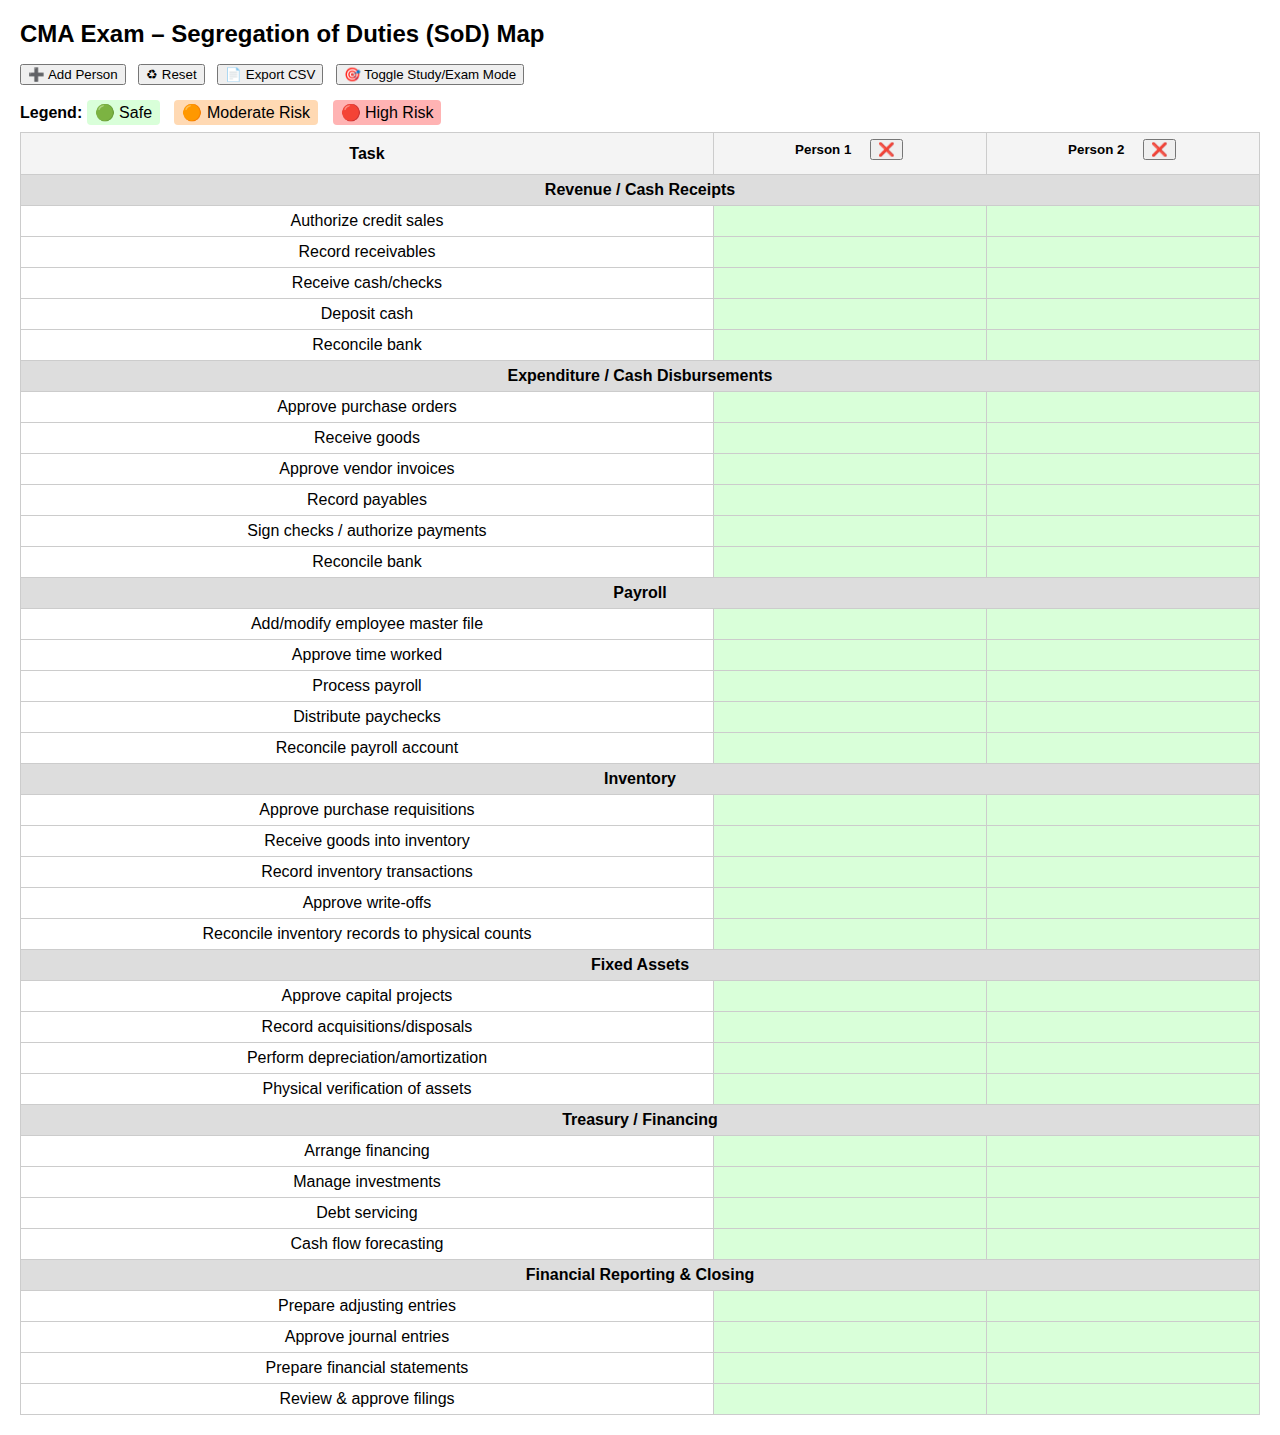
<file: segragation.html>
<!DOCTYPE html>
<html lang="en">
<head>
<meta charset="UTF-8">
<title>CMA Segregation of Duties Map</title>
<style>
  body { font-family: Arial, sans-serif; margin: 20px; }
  h1 { font-size: 1.5em; }
  table { border-collapse: collapse; width: 100%; margin-bottom: 20px; }
  th, td { border: 1px solid #ccc; padding: 6px; text-align: center; }
  th { background: #f4f4f4; }
  .high { background-color: #ffb3b3; }
  .moderate { background-color: #ffd9b3; }
  .safe { background-color: #d9ffd9; }
  .tooltip { position: relative; display: inline-block; cursor: pointer; }
  .tooltip .tooltiptext {
    visibility: hidden;
    background-color: black; color: #fff;
    text-align: left; padding: 5px; border-radius: 4px;
    position: absolute; z-index: 1;
    bottom: 125%; left: 50%; margin-left: -120px; width: 240px;
  }
  .tooltip:hover .tooltiptext { visibility: visible; }
  button { margin-right: 8px; margin-bottom: 8px; }
  .name-btn { background: none; border: none; cursor: pointer; font-weight: bold; }
  .legend { margin: 10px 0; }
  .legend span { padding: 4px 8px; border-radius: 4px; margin-right: 10px; color: #000; }
</style>
</head>
<body>

<h1>CMA Exam – Segregation of Duties (SoD) Map</h1>

<div>
  <button onclick="addPerson()">➕ Add Person</button>
  <button onclick="resetAssignments()">♻ Reset</button>
  <button onclick="exportCSV()">📄 Export CSV</button>
  <button onclick="toggleMode()">🎯 Toggle Study/Exam Mode</button>
</div>

<div class="legend">
  <strong>Legend:</strong>
  <span style="background-color:#d9ffd9;">🟢 Safe</span>
  <span style="background-color:#ffd9b3;">🟠 Moderate Risk</span>
  <span style="background-color:#ffb3b3;">🔴 High Risk</span>
</div>

<div id="tableContainer"></div>

<script>
const cycles = {
  "Revenue / Cash Receipts": [
    "Authorize credit sales", "Record receivables", "Receive cash/checks",
    "Deposit cash", "Reconcile bank"
  ],
  "Expenditure / Cash Disbursements": [
    "Approve purchase orders", "Receive goods", "Approve vendor invoices",
    "Record payables", "Sign checks / authorize payments", "Reconcile bank"
  ],
  "Payroll": [
    "Add/modify employee master file", "Approve time worked", "Process payroll",
    "Distribute paychecks", "Reconcile payroll account"
  ],
  "Inventory": [
    "Approve purchase requisitions", "Receive goods into inventory",
    "Record inventory transactions", "Approve write-offs",
    "Reconcile inventory records to physical counts"
  ],
  "Fixed Assets": [
    "Approve capital projects", "Record acquisitions/disposals",
    "Perform depreciation/amortization", "Physical verification of assets"
  ],
  "Treasury / Financing": [
    "Arrange financing", "Manage investments", "Debt servicing",
    "Cash flow forecasting"
  ],
  "Financial Reporting & Closing": [
    "Prepare adjusting entries", "Approve journal entries",
    "Prepare financial statements", "Review & approve filings"
  ]
};

// High-risk conflict pairs
const conflicts = [
  ["Receive cash/checks", "Reconcile bank"],
  ["Authorize credit sales", "Record receivables"],
  ["Approve vendor invoices", "Sign checks / authorize payments"],
  ["Add/modify employee master file", "Distribute paychecks"],
  ["Receive goods into inventory", "Approve write-offs"],
  ["Record inventory transactions", "Reconcile inventory records to physical counts"],
  ["Deposit cash", "Reconcile bank"],
  ["Record payables", "Sign checks / authorize payments"],
  ["Process payroll", "Approve time worked"],
  ["Approve capital projects", "Record acquisitions/disposals"],
  ["Arrange financing", "Manage investments"],
  ["Prepare adjusting entries", "Approve journal entries"]
];

let people = ["Person 1", "Person 2"];
let assignments = {};
let studyMode = true;

function renderTable() {
  let html = "<table><tr><th>Task</th>";
  people.forEach((p, idx) => {
    html += `<th>
      <button class="name-btn" onclick="renamePerson(${idx})">${p}</button>
      <button onclick="removePerson(${idx})" title="Remove ${p}">❌</button>
    </th>`;
  });
  html += "</tr>";
  for (const cycle in cycles) {
    html += `<tr><th colspan="${people.length+1}" style="background:#ddd">${cycle}</th></tr>`;
    cycles[cycle].forEach(task => {
      html += `<tr><td>${task}</td>`;
      people.forEach(p => {
        const assigned = assignments[p]?.includes(task);
        let riskClass = "safe";
        let tooltip = "";
        if (assigned && studyMode) {
          const conflictsFound = checkConflicts(p, task);
          if (conflictsFound.high.length) {
            riskClass = "high";
            tooltip = conflictsFound.high.join(", ");
          } else if (conflictsFound.moderate) {
            riskClass = "moderate";
            tooltip = "Multiple duties in same cycle";
          }
        }
        html += `<td class="${riskClass}" onclick="toggleAssign('${p}','${task}')">
          <div class="tooltip">${assigned ? "✔" : ""}
            ${tooltip ? `<span class="tooltiptext">${tooltip}</span>` : ""}
          </div>
        </td>`;
      });
      html += "</tr>";
    });
  }
  html += "</table>";
  document.getElementById("tableContainer").innerHTML = html;
}

function toggleAssign(person, task) {
  assignments[person] = assignments[person] || [];
  if (assignments[person].includes(task)) {
    assignments[person] = assignments[person].filter(t => t !== task);
  } else {
    assignments[person].push(task);
  }
  renderTable();
}

function checkConflicts(person, task) {
  let high = [];
  let moderate = false;
  const assignedTasks = assignments[person] || [];
  assignedTasks.forEach(t => {
    conflicts.forEach(([a, b]) => {
      if ((t === a && task === b) || (t === b && task === a)) {
        high.push(`Conflict: ${a} & ${b}`);
      }
    });
  });
  for (const cycle in cycles) {
    const tasksInCycle = cycles[cycle];
    const count = assignedTasks.filter(t => tasksInCycle.includes(t)).length;
    if (count >= 3) moderate = true;
  }
  return { high, moderate };
}

function addPerson() {
  const name = prompt("Enter person's name:");
  if (name) {
    people.push(name);
    renderTable();
  }
}

function removePerson(index) {
  if (confirm(`Remove ${people[index]}?`)) {
    const name = people[index];
    delete assignments[name];
    people.splice(index, 1);
    renderTable();
  }
}

function renamePerson(index) {
  const newName = prompt("Enter new name:", people[index]);
  if (newName && newName.trim() !== "") {
    const oldName = people[index];
    people[index] = newName.trim();
    assignments[newName] = assignments[oldName] || [];
    delete assignments[oldName];
    renderTable();
  }
}

function resetAssignments() {
  assignments = {};
  renderTable();
}

function exportCSV() {
  let csv = "Task," + people.join(",") + "\n";
  for (const cycle in cycles) {
    cycles[cycle].forEach(task => {
      const row = [task];
      people.forEach(p => {
        row.push(assignments[p]?.includes(task) ? "X" : "");
      });
      csv += row.join(",") + "\n";
    });
  }
  const blob = new Blob([csv], { type: "text/csv" });
  const url = URL.createObjectURL(blob);
  const a = document.createElement("a");
  a.href = url;
  a.download = "SoD_Assignments.csv";
  a.click();
}

function toggleMode() {
  studyMode = !studyMode;
  renderTable();
}

renderTable();
</script>

</body>
</html>
</file>
